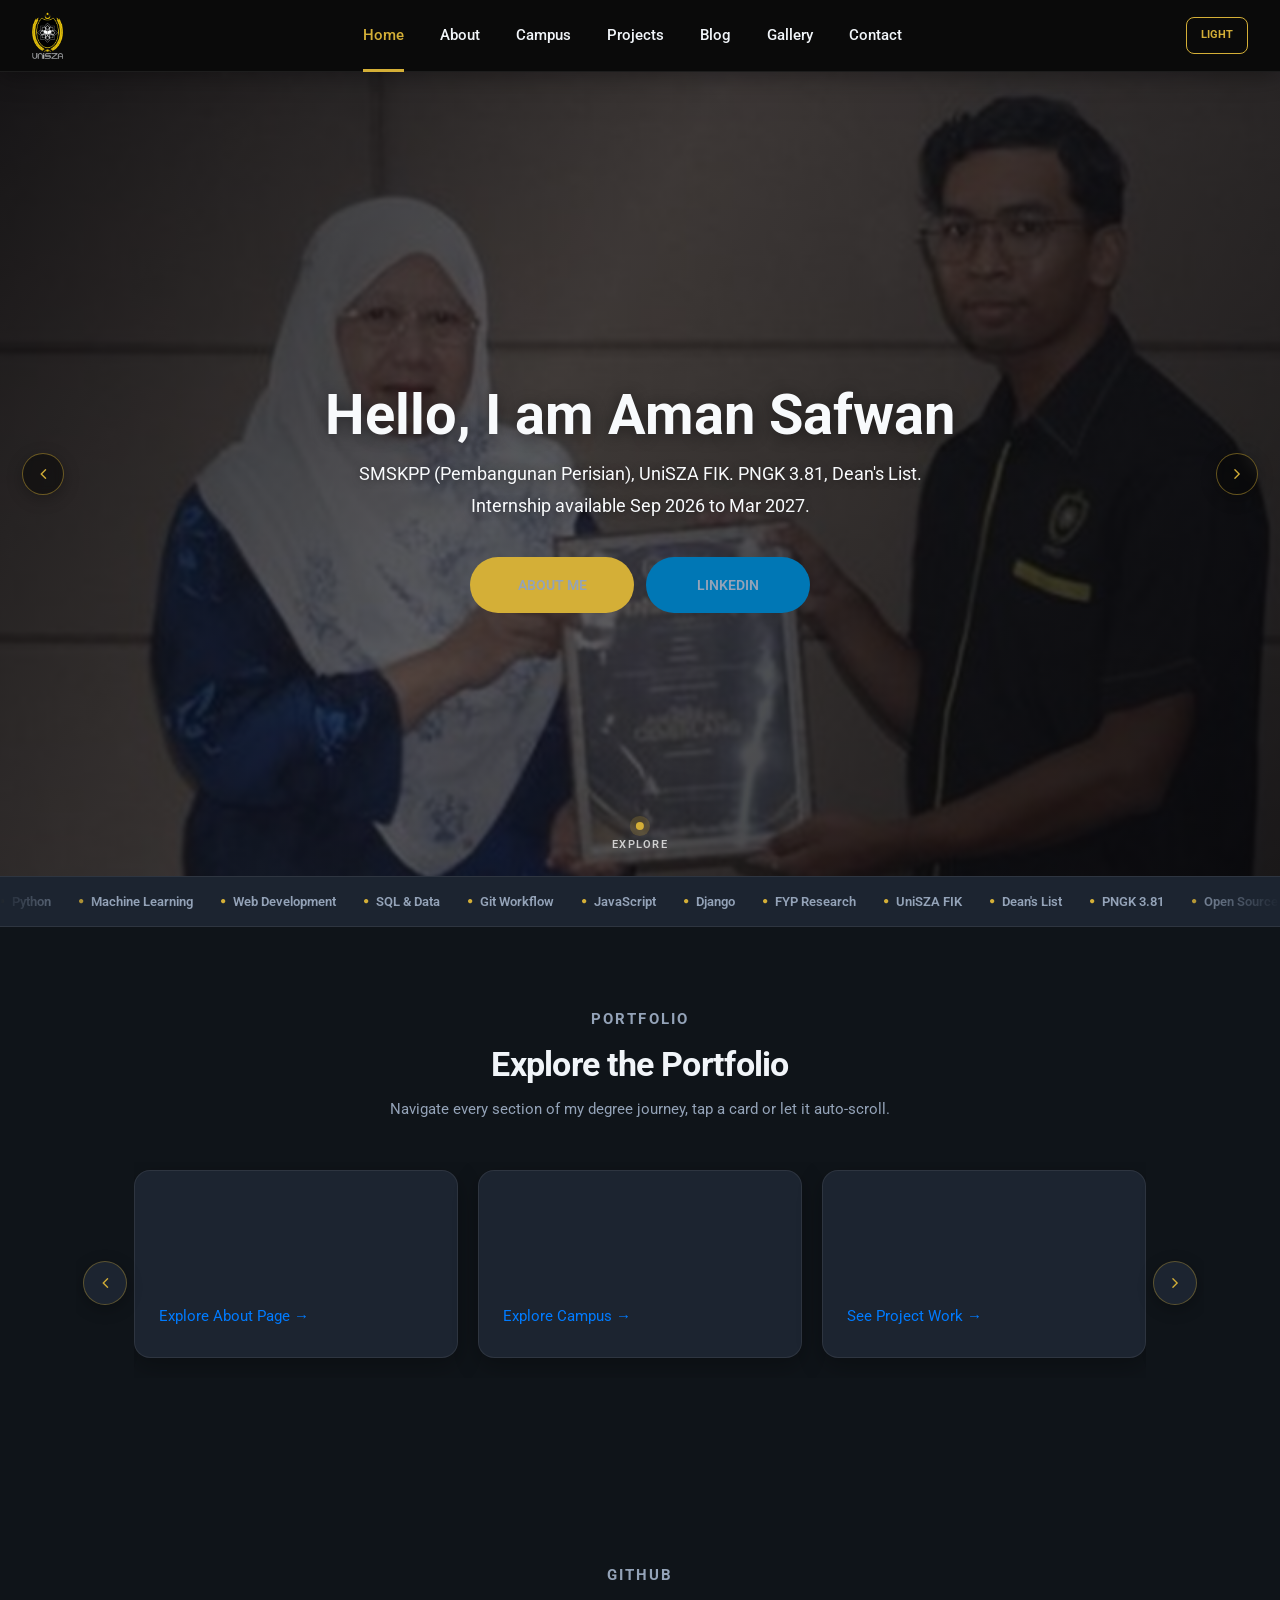
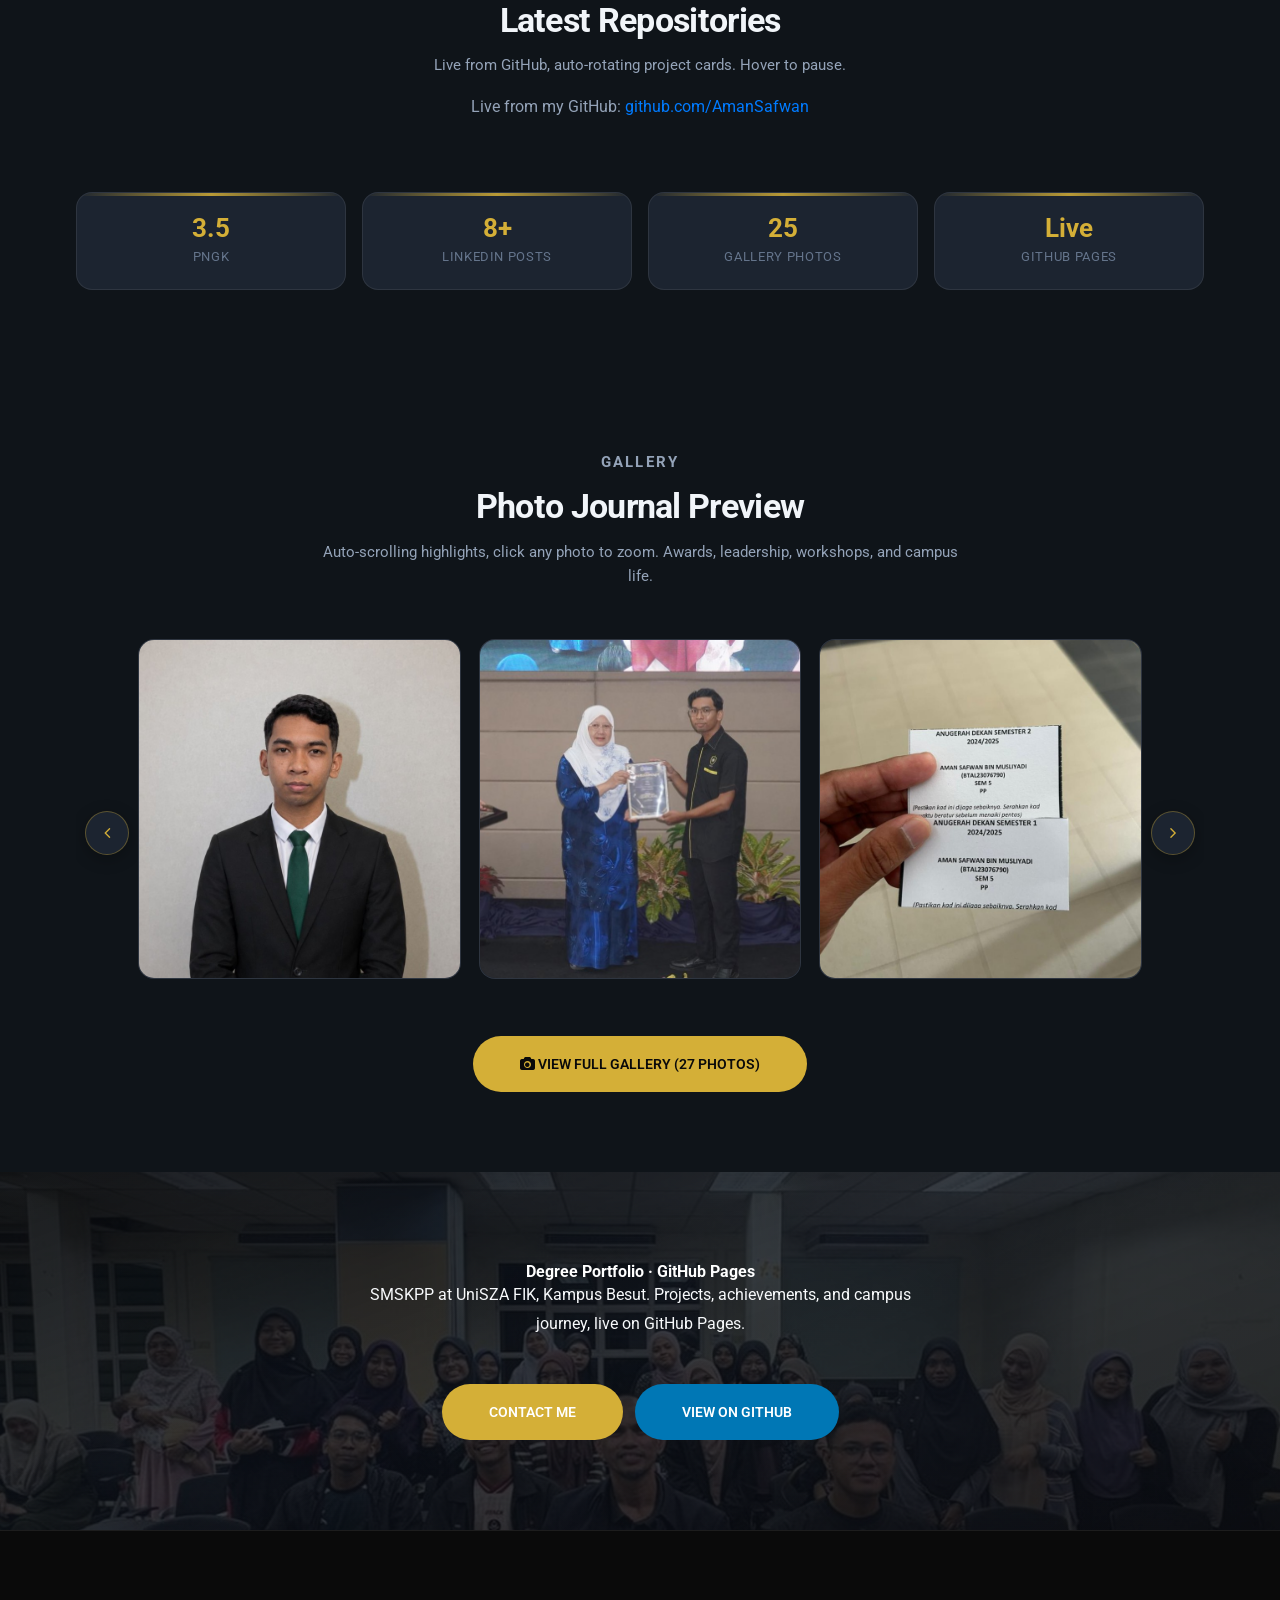
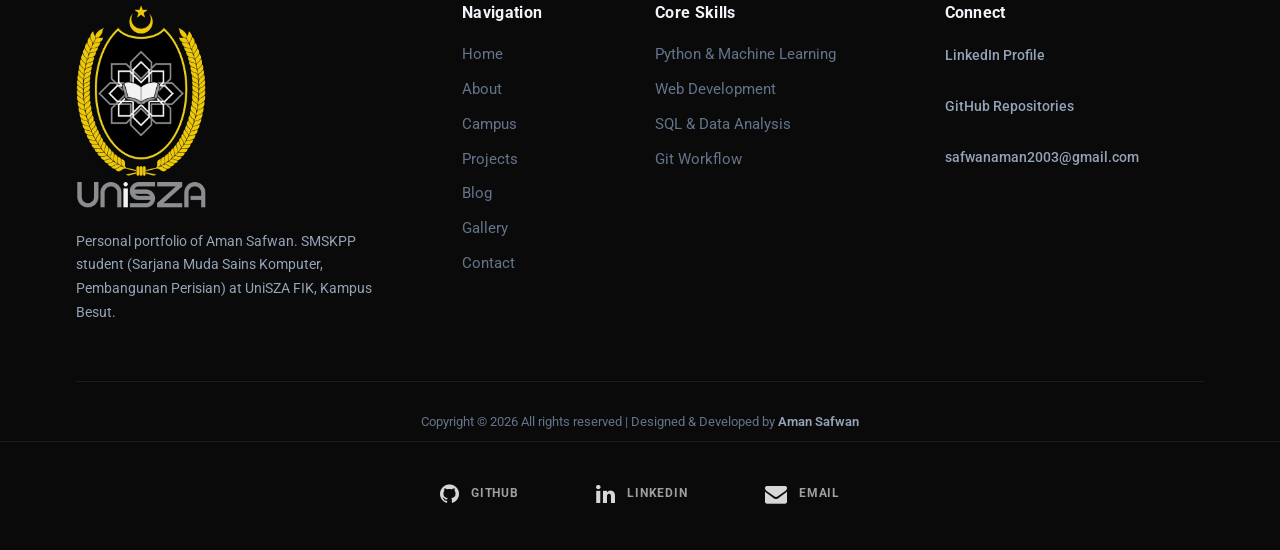
<file: index.html>
﻿<!DOCTYPE html>

<html lang="en">

<head>

  <meta charset="UTF-8">

  <meta name="viewport" content="width=device-width, initial-scale=1.0, viewport-fit=cover">

  <title>Aman Safwan | Home</title>

  <meta name="description" content="CSD 34203 CLO3 GitHub Portfolio. Personal blog and degree portfolio of Aman Safwan, SMSKPP student at UniSZA FIK, Kampus Besut.">

  <link rel="icon" href="assets/img/brand/favicon.ico" sizes="32x32">
  <link rel="icon" href="assets/img/brand/favicon-32x32.png" type="image/png" sizes="32x32">
  <link rel="icon" href="assets/img/brand/favicon-16x16.png" type="image/png" sizes="16x16">
  <link rel="icon" href="assets/img/brand/favicon-48x48.png" type="image/png" sizes="48x48">
  <link rel="apple-touch-icon" href="assets/img/brand/apple-touch-icon.png" sizes="180x180">

  <link href="https://fonts.googleapis.com/css?family=Roboto:300,400,500,700&display=swap" rel="stylesheet">

  <link rel="stylesheet" href="assets/css/bootstrap.min.css">

  <link rel="stylesheet" href="assets/css/font-awesome.min.css">

  <link rel="stylesheet" href="assets/css/magnific-popup.css">

  <link rel="stylesheet" href="assets/css/owl.carousel.min.css">
  <link rel="stylesheet" href="assets/css/slicknav.min.css">

  <link rel="stylesheet" href="assets/css/style.css">

  <link rel="stylesheet" href="assets/css/theme-unisza.css">

  <link rel="stylesheet" href="assets/css/components.css?v=20260605">

</head>

<body>



  <header class="header-section">

    <a href="index.html" class="site-logo"><img src="assets/img/brand/unisza-logo.png" alt="UniSZA, Universiti Sultan Zainal Abidin"></a>

    <ul class="main-menu">

      <li><a href="index.html">Home</a></li>

      <li><a href="about.html">About</a></li>

      <li><a href="campus.html">Campus</a></li>

      <li><a href="projects.html">Projects</a></li>

      <li><a href="blog.html">Blog</a></li>

      <li><a href="gallery.html">Gallery</a></li>

      <li><a href="contact.html">Contact</a></li>

    </ul>

    <div class="header-add"></div>

  </header>



  <section class="hero-section" id="home-hero">
    <div class="hero-slider owl-carousel">
      <div class="hero-item hero-item--banner">
        <div class="hero-item-media">
          <img class="hero-item-cover" src="assets/img/banners/gallery.png" alt="Anugerah Cemerlang ceremony at UniSZA" width="1920" height="520" decoding="async" fetchpriority="high">
        </div>
        <div class="page-hero-shade" aria-hidden="true"></div>
        <div class="container">
          <h2>Hello, I am Aman Safwan</h2>
          <p>SMSKPP (Pembangunan Perisian), UniSZA FIK. PNGK 3.81, Dean's List. Internship available Sep 2026 to Mar 2027.</p>
          <a href="about.html" class="site-btn">About Me</a>
          <a href="https://www.linkedin.com/in/amansafwan" target="_blank" rel="noopener noreferrer" class="site-btn sb-color ml-2">LinkedIn</a>
        </div>
      </div>
      <div class="hero-item hero-item--banner">
        <div class="hero-item-media">
          <img class="hero-item-cover" src="assets/img/banners/campus-banner.png" alt="Road to Excellence 2026 programme at UniSZA auditorium" width="1920" height="520" decoding="async">
        </div>
        <div class="page-hero-shade" aria-hidden="true"></div>
        <div class="container">
          <h2>UniSZA Kampus Besut, FIK</h2>
          <p>SMSKPP at Fakulti Informatik dan Komputeran, Kampus Besut. Labs, projects, and campus life in Terengganu.</p>
          <a href="campus.html" class="site-btn">Explore Campus</a>
          <a href="projects.html" class="site-btn sb-color ml-2">View Projects</a>
        </div>
      </div>
      <div class="hero-item hero-item--banner">
        <div class="hero-item-media">
          <img class="hero-item-cover" src="assets/img/banners/blog.png" alt="Campus event at UniSZA FIK" width="1920" height="520" decoding="async">
        </div>
        <div class="page-hero-shade" aria-hidden="true"></div>
        <div class="container">
          <h2>Build. Ship. Learn.</h2>
          <p>Explore my GitHub repositories, LinkedIn updates, and degree portfolio built for real-world software work.</p>
          <a href="blog.html" class="site-btn">Read Blog</a>
          <a href="https://github.com/AmanSafwan" target="_blank" rel="noopener noreferrer" class="site-btn sb-color ml-2">GitHub</a>
        </div>
      </div>
    </div>

    <a href="#home-portfolio" class="hero-scroll-cue" aria-label="Scroll to explore">

      <span class="hero-scroll-cue-dot"></span>

      <span>Explore</span>

    </a>

  </section>



  <section class="home-ticker-section" aria-hidden="true">

    <div class="home-ticker">

      <div class="home-ticker-track" id="homeTickerTrack"></div>

    </div>

  </section>



  <section class="portfolio-section spad" id="home-portfolio">

    <div class="container">

      <div class="section-heading text-center reveal-on-scroll">

        <p class="section-eyebrow">Portfolio</p>

        <h2>Explore the Portfolio</h2>

        <p>Navigate every section of my degree journey, tap a card or let it auto-scroll.</p>

      </div>

      <div class="carousel-shell">
      <div class="portfolio-slider owl-carousel" id="homePortfolioSlider">

        <article class="portfolio-card portfolio-card--interactive reveal-on-scroll">

          <h3><i class="fa fa-user"></i> About Me</h3>

          <p>PNGK 3.81 · Dean's List · Python, ML, Web Dev. Learn about my FYP, DormCare project, and internship goals.</p>

          <a class="read-more" href="about.html">Explore About Page →</a>

        </article>

        <article class="portfolio-card portfolio-card--interactive reveal-on-scroll">

          <h3><i class="fa fa-university"></i> UniSZA &amp; FIK</h3>

          <p>Kampus Besut study environment. Fakulti Informatik dan Komputeran, labs, library, and 360° virtual campus tour.</p>

          <a class="read-more" href="campus.html">Explore Campus →</a>

        </article>

        <article class="portfolio-card portfolio-card--interactive reveal-on-scroll">

          <h3><i class="fa fa-github"></i> GitHub Projects</h3>

          <p>Live repositories from my GitHub profile. FYP, web apps, and degree assignments with real commit history.</p>

          <a class="read-more" href="projects.html">See Project Work →</a>

        </article>

        <article class="portfolio-card portfolio-card--interactive reveal-on-scroll">

          <h3><i class="fa fa-linkedin"></i> Blog &amp; LinkedIn</h3>

          <p>Degree journey updates, project stories, and professional insights. Connect with me on LinkedIn.</p>

          <a class="read-more" href="blog.html">Read Blog →</a>

        </article>

        <article class="portfolio-card portfolio-card--interactive reveal-on-scroll">

          <h3><i class="fa fa-camera"></i> Photo Gallery</h3>

          <p>27 real photos from UniSZA. Dean's List awards, leadership, workshops, campus life, and events.</p>

          <a class="read-more" href="gallery.html">View Gallery →</a>

        </article>

        <article class="portfolio-card portfolio-card--interactive reveal-on-scroll">

          <h3><i class="fa fa-envelope"></i> Contact</h3>

          <p>Open for internship, collaboration, and software development opportunities. Reach out anytime.</p>

          <a class="read-more" href="contact.html">Get in Touch →</a>

        </article>

      </div>
      </div>

    </div>

  </section>



  <section class="characters-boxes-section" id="home-repos">

    <div class="container">

      <div class="section-heading text-center reveal-on-scroll">

        <p class="section-eyebrow">GitHub</p>

        <h2>Latest Repositories</h2>

        <p>Live from GitHub, auto-rotating project cards. Hover to pause.</p>

      </div>

      <p class="repo-intro reveal-on-scroll">

        Live from my GitHub: <a class="read-more" href="https://github.com/AmanSafwan" target="_blank" rel="noopener noreferrer">github.com/AmanSafwan</a>

      </p>

      <div class="carousel-shell">
        <div id="homeRepoCarousel" class="home-repo-carousel owl-carousel" aria-live="polite">
          <div class="repo-loading"><div class="feed-loading-spinner"></div><p>Loading from GitHub…</p></div>
        </div>
      </div>

      <div class="home-stats-strip reveal-on-scroll" id="homeStatsStrip">

        <div class="home-stat-item home-stat-item--animated"><strong class="home-stat-num" data-count="3.81" data-decimal="1">0</strong><span>PNGK</span></div>

        <div class="home-stat-item home-stat-item--animated"><strong class="home-stat-num" data-count="9" data-suffix="+">0</strong><span>LinkedIn Posts</span></div>

        <div class="home-stat-item home-stat-item--animated"><strong class="home-stat-num" data-count="27">0</strong><span>Gallery Photos</span></div>

        <div class="home-stat-item home-stat-item--pulse"><strong>Live</strong><span>GitHub Pages</span></div>

      </div>

    </div>

  </section>



  <section class="home-gallery-preview spad" id="home-gallery">

    <div class="container">

      <div class="section-heading text-center reveal-on-scroll">

        <p class="section-eyebrow">Gallery</p>

        <h2>Photo Journal Preview</h2>

        <p>Auto-scrolling highlights, click any photo to zoom. Awards, leadership, workshops, and campus life.</p>

      </div>

      <div class="carousel-shell home-gallery-carousel-wrap reveal-on-scroll">
        <div class="home-gallery-carousel owl-carousel" id="homeGalleryCarousel">
          <a href="assets/img/gallery/raw-38.png" class="home-gallery-thumb image-popup" data-caption="Professional headshot, open for internship Sep 2026."><img src="assets/img/gallery/raw-38.png" alt="Professional headshot"></a>
          <a href="assets/img/gallery/raw-32.png" class="home-gallery-thumb image-popup" data-caption="Anugerah Cemerlang excellence award at UniSZA."><img src="assets/img/gallery/raw-32.png" alt="Anugerah Cemerlang award"></a>
          <a href="assets/img/gallery/raw-16.png" class="home-gallery-thumb image-popup" data-caption="Dean's List, Semester 1 &amp; 2, 2024/2025."><img src="assets/img/gallery/raw-16.png" alt="Dean's List awards"></a>
          <a href="assets/img/gallery/raw-25.png" class="home-gallery-thumb image-popup" data-caption="UniSZA FIK campus portrait."><img src="assets/img/gallery/raw-25.png" alt="Campus portrait"></a>
          <a href="assets/img/gallery/raw-27.png" class="home-gallery-thumb image-popup" data-caption="Collaborative coding and mobile app development."><img src="assets/img/gallery/raw-27.png" alt="Project development session"></a>
          <a href="assets/img/gallery/raw-29.png" class="home-gallery-thumb image-popup" data-caption="Majlis Tertinggi 25/26 leadership ceremony."><img src="assets/img/gallery/raw-29.png" alt="Leadership activity"></a>
        </div>
      </div>

      <div class="text-center reveal-on-scroll">

        <a href="gallery.html" class="site-btn"><i class="fa fa-camera"></i> View Full Gallery (27 Photos)</a>

      </div>

    </div>

  </section>



  <section class="banner-section banner-section--banner home-cta-banner" id="home-cta">

    <div class="banner-section-media" aria-hidden="true">

      <img class="banner-section-cover" src="assets/img/banners/about.png" alt="Software Development class group photo at UniSZA FIK" width="1920" height="520" loading="lazy">

    </div>

    <div class="container">

      <div class="banner-text text-white">

        <h6>Degree Portfolio · GitHub Pages</h6>

        <p>SMSKPP at UniSZA FIK, Kampus Besut. Projects, achievements, and campus journey, live on GitHub Pages.</p>

        <a href="contact.html" class="site-btn">Contact Me</a>

        <a href="https://github.com/AmanSafwan/portfolio-aman" target="_blank" rel="noopener noreferrer" class="site-btn sb-color ml-2">View on GitHub</a>

      </div>

    </div>

  </section>



  <footer class="footer-section">

    <div class="container">

      <div class="row">

        <div class="col-lg-4 col-md-6">

          <div class="footer-widget">

            <div class="about-widget">

              <img src="assets/img/brand/unisza-logo.png" alt="UniSZA logo">

              <p>Personal portfolio of Aman Safwan. SMSKPP student (Sarjana Muda Sains Komputer, Pembangunan Perisian) at UniSZA FIK, Kampus Besut.</p>

            </div>

          </div>

        </div>

        <div class="col-lg-2 col-md-6 col-sm-6">

          <div class="footer-widget">

            <h2 class="fw-title">Navigation</h2>

            <ul>

              <li><a href="index.html">Home</a></li>

              <li><a href="about.html">About</a></li>

              <li><a href="campus.html">Campus</a></li>

              <li><a href="projects.html">Projects</a></li>

              <li><a href="blog.html">Blog</a></li>

              <li><a href="gallery.html">Gallery</a></li>

              <li><a href="contact.html">Contact</a></li>

            </ul>

          </div>

        </div>

        <div class="col-lg-3 col-md-6 col-sm-6">

          <div class="footer-widget">

            <h2 class="fw-title">Core Skills</h2>

            <ul>

              <li><a href="#">Python &amp; Machine Learning</a></li>

              <li><a href="#">Web Development</a></li>

              <li><a href="#">SQL &amp; Data Analysis</a></li>

              <li><a href="#">Git Workflow</a></li>

            </ul>

          </div>

        </div>

        <div class="col-lg-3 col-md-6">

          <div class="footer-widget fw-latest-post">

            <h2 class="fw-title">Connect</h2>

            <div class="latest-news-widget">

              <div class="ln-item"><div class="ln-text"><h6><a href="https://www.linkedin.com/in/amansafwan" target="_blank" rel="noopener noreferrer">LinkedIn Profile</a></h6></div></div>

              <div class="ln-item"><div class="ln-text"><h6><a href="https://github.com/AmanSafwan" target="_blank" rel="noopener noreferrer">GitHub Repositories</a></h6></div></div>

              <div class="ln-item"><div class="ln-text"><h6><a href="mailto:safwanaman2003@gmail.com">safwanaman2003@gmail.com</a></h6></div></div>

            </div>

          </div>

        </div>

      </div>

      <div class="copyright text-center mt-4">

        <p>Copyright &copy; <span id="year"></span> All rights reserved | Designed & Developed by <strong>Aman Safwan</strong></p>

      </div>

    </div>

    <div class="social-links-warp">

      <div class="container">

        <div class="social-links">

          <a href="https://github.com/AmanSafwan" target="_blank" rel="noopener noreferrer"><i class="fa fa-github"></i><span>github</span></a>

          <a href="https://www.linkedin.com/in/amansafwan" target="_blank" rel="noopener noreferrer"><i class="fa fa-linkedin"></i><span>linkedin</span></a>

          <a href="mailto:safwanaman2003@gmail.com"><i class="fa fa-envelope"></i><span>email</span></a>

        </div>

      </div>

    </div>

  </footer>



  <script src="assets/js/jquery-3.2.1.min.js"></script>

  <script src="assets/js/bootstrap.min.js"></script>

  <script src="assets/js/jquery.slicknav.js"></script>

  <script src="assets/js/owl.carousel.min.js"></script>

  <script src="assets/js/jquery.magnific-popup.min.js"></script>

  <script src="assets/js/main.js?v=20260605"></script>

  <script src="assets/js/home-interactions.js"></script>

</body>

</html>
</file>
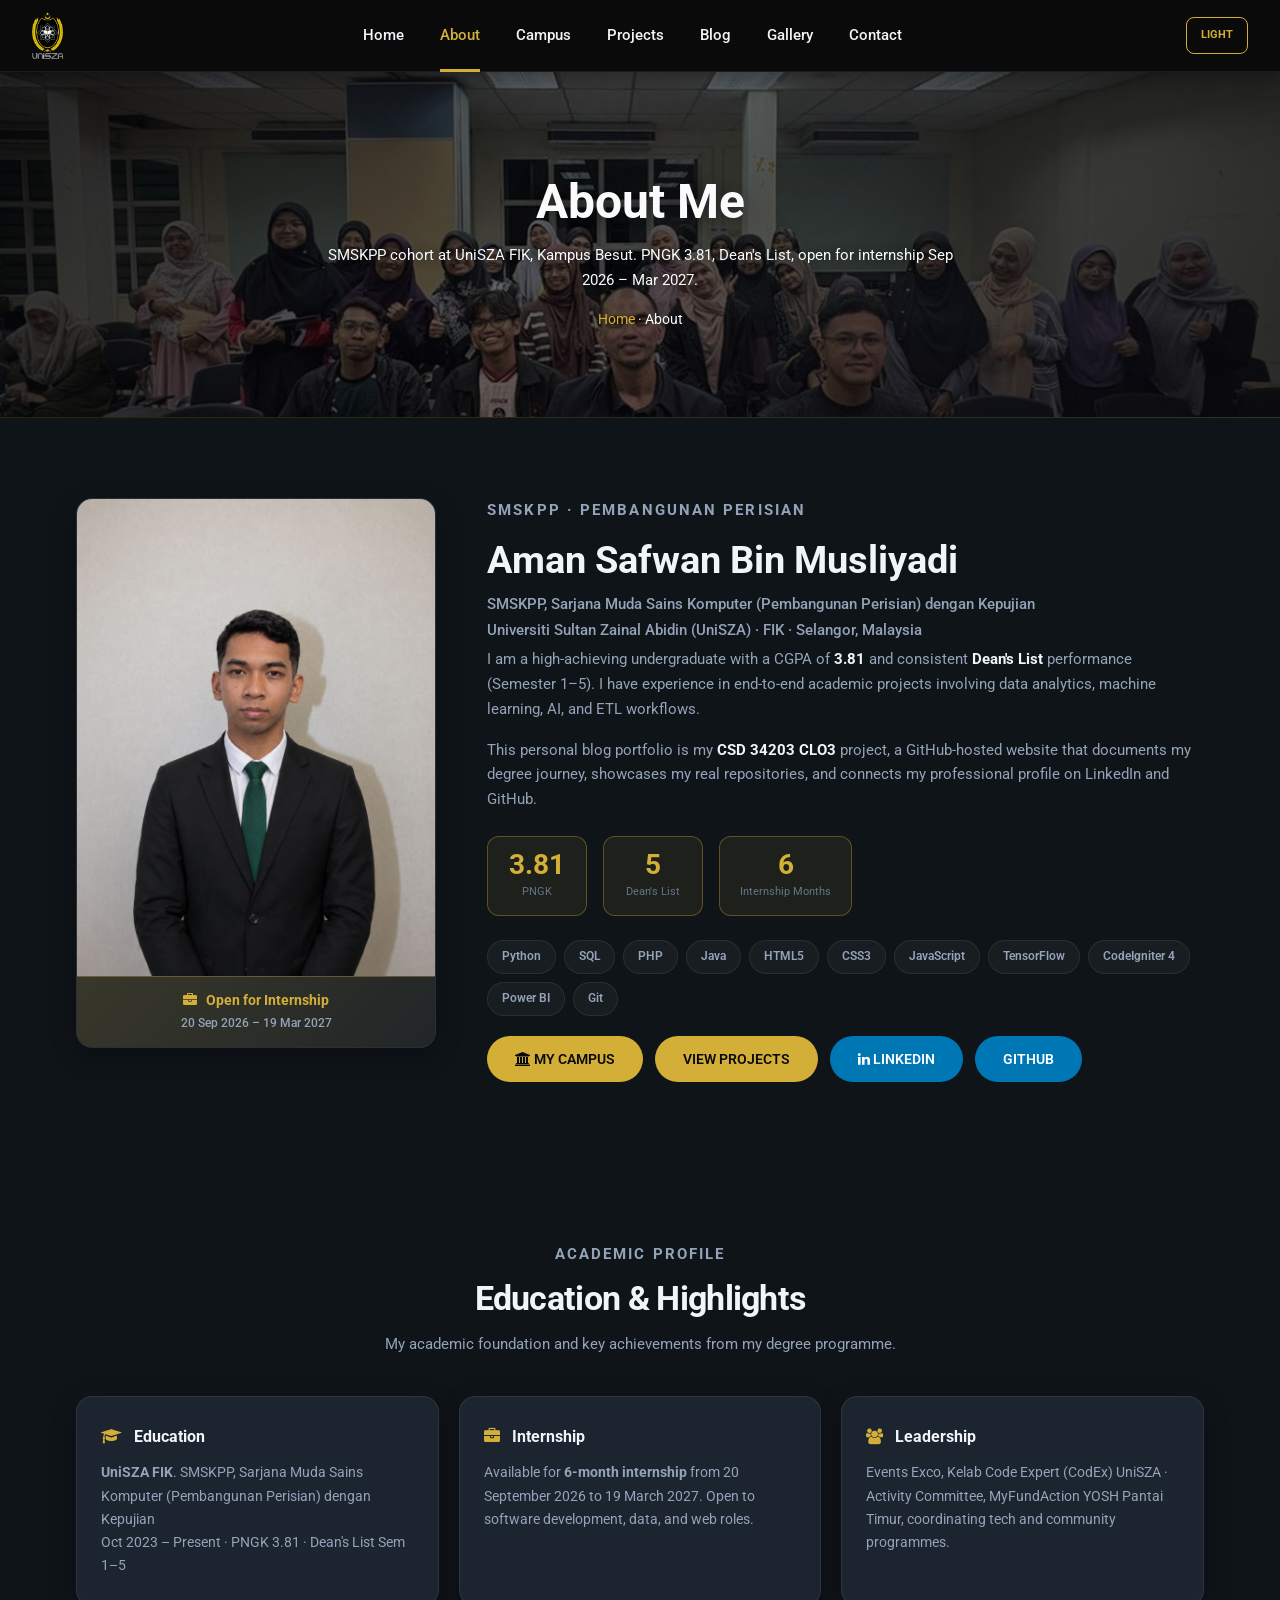
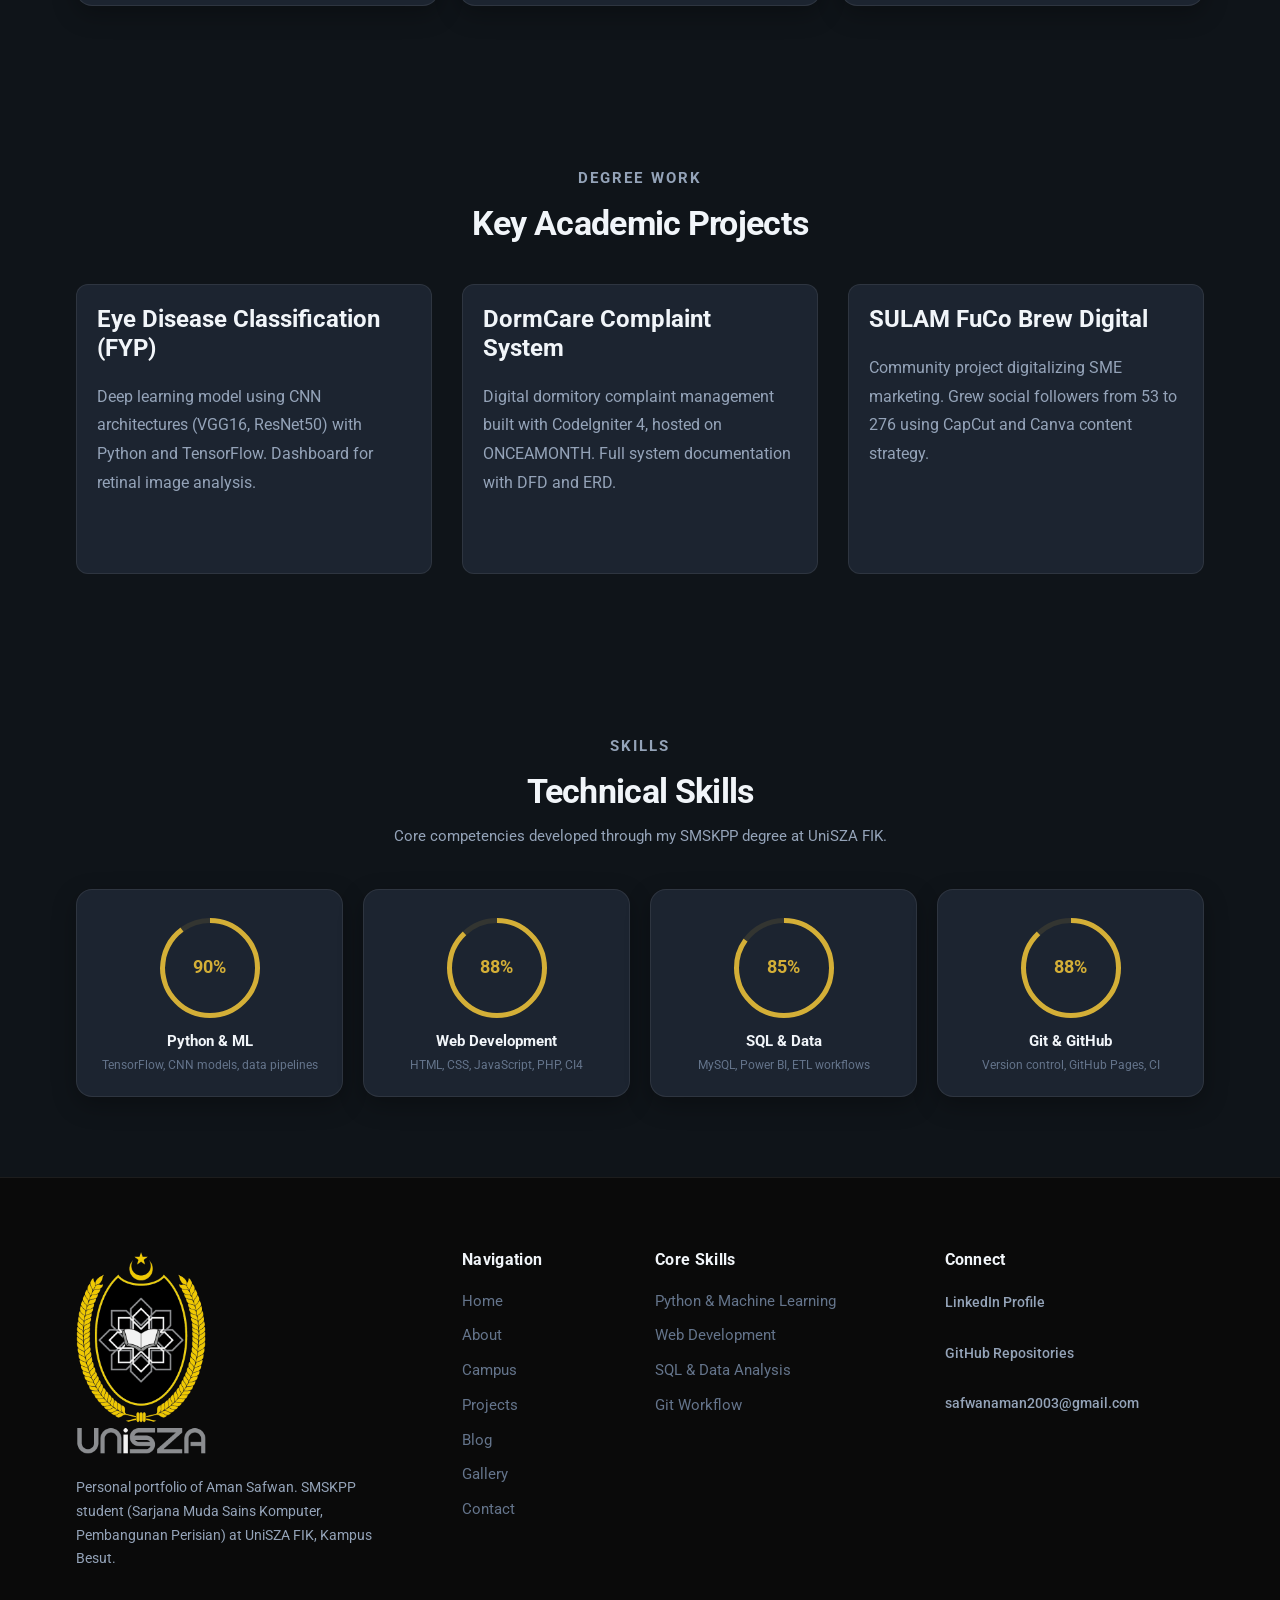
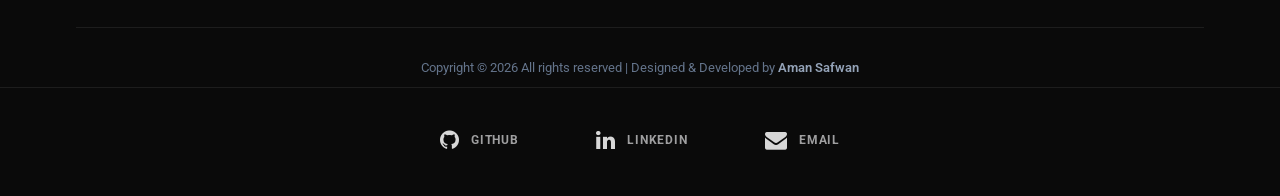
<file: about.html>
﻿<!DOCTYPE html>
<html lang="en">
<head>
  <meta charset="UTF-8">
  <meta name="viewport" content="width=device-width, initial-scale=1.0, viewport-fit=cover">
  <title>Aman Safwan | About</title>
  <meta name="description" content="About Aman Safwan Bin Musliyadi. SMSKPP student at UniSZA FIK, Kampus Besut. PNGK 3.81, Dean's List.">
  <link rel="icon" href="assets/img/brand/favicon.ico" sizes="32x32">
  <link rel="icon" href="assets/img/brand/favicon-32x32.png" type="image/png" sizes="32x32">
  <link rel="icon" href="assets/img/brand/favicon-16x16.png" type="image/png" sizes="16x16">
  <link rel="icon" href="assets/img/brand/favicon-48x48.png" type="image/png" sizes="48x48">
  <link rel="apple-touch-icon" href="assets/img/brand/apple-touch-icon.png" sizes="180x180">
  <link href="https://fonts.googleapis.com/css?family=Roboto:300,400,500,700&display=swap" rel="stylesheet">
  <link rel="stylesheet" href="assets/css/bootstrap.min.css">
  <link rel="stylesheet" href="assets/css/font-awesome.min.css">
  <link rel="stylesheet" href="assets/css/magnific-popup.css">
  <link rel="stylesheet" href="assets/css/owl.carousel.min.css">
  <link rel="stylesheet" href="assets/css/slicknav.min.css">
  <link rel="stylesheet" href="assets/css/style.css">
  <link rel="stylesheet" href="assets/css/theme-unisza.css">
  <link rel="stylesheet" href="assets/css/components.css?v=20260605">
</head>
<body>
  <header class="header-section">
    <a href="index.html" class="site-logo"><img src="assets/img/brand/unisza-logo.png" alt="UniSZA, Universiti Sultan Zainal Abidin"></a>
    <ul class="main-menu">
      <li><a href="index.html">Home</a></li>
      <li><a href="about.html">About</a></li>
      <li><a href="campus.html">Campus</a></li>
      <li><a href="projects.html">Projects</a></li>
      <li><a href="blog.html">Blog</a></li>
      <li><a href="gallery.html">Gallery</a></li>
      <li><a href="contact.html">Contact</a></li>
    </ul>
    <div class="header-add"></div>
  </header>

  <section class="page-hero page-hero--photo page-hero--banner">
    <div class="page-hero-media">
      <img class="page-hero-cover" src="assets/img/banners/about.png" alt="Software Development class group photo at UniSZA FIK" width="1920" height="520" decoding="async" fetchpriority="high">
    </div>
    <div class="page-hero-shade" aria-hidden="true"></div>
    <div class="container">
      <h2>About Me</h2>
      <p>SMSKPP cohort at UniSZA FIK, Kampus Besut. PNGK 3.81, Dean's List, open for internship Sep 2026 – Mar 2027.</p>
      <div class="breadcrumb-bar"><a href="index.html">Home</a> · About</div>
    </div>
  </section>

  <section class="about-bio-section spad">
    <div class="container">
      <div class="about-bio-grid reveal-on-scroll">
        <div class="about-bio-visual">
          <div class="about-bio-photo-wrap">
            <img src="assets/img/gallery/raw-38.png" alt="Aman Safwan Bin Musliyadi, professional headshot headshot" class="about-bio-photo">
          </div>
          <div class="about-bio-badge">
            <i class="fa fa-briefcase"></i> Open for Internship
            <small>20 Sep 2026 – 19 Mar 2027</small>
          </div>
        </div>
        <div class="about-bio-content character-info">
          <p class="section-eyebrow">SMSKPP · Pembangunan Perisian</p>
          <h2>Aman Safwan Bin Musliyadi</h2>
          <h5>SMSKPP, Sarjana Muda Sains Komputer (Pembangunan Perisian) dengan Kepujian</h5>
          <h5>Universiti Sultan Zainal Abidin (UniSZA) · FIK · Selangor, Malaysia</h5>
          <p>
            I am a high-achieving undergraduate with a CGPA of <strong>3.81</strong> and consistent <strong>Dean's List</strong> performance (Semester 1–5).
            I have experience in end-to-end academic projects involving data analytics, machine learning, AI, and ETL workflows.
          </p>
          <p>
            This personal blog portfolio is my <strong>CSD 34203 CLO3</strong> project, a GitHub-hosted website that documents my degree journey,
            showcases my real repositories, and connects my professional profile on LinkedIn and GitHub.
          </p>
          <div class="profile-stats">
            <div class="stat-box"><span class="stat-num-static">3.81</span><span class="stat-label">PNGK</span></div>
            <div class="stat-box"><span class="stat-num" data-count="5">0</span><span class="stat-label">Dean's List</span></div>
            <div class="stat-box"><span class="stat-num" data-count="6">0</span><span class="stat-label">Internship Months</span></div>
          </div>
          <div class="skill-tags">
            <span>Python</span><span>SQL</span><span>PHP</span><span>Java</span>
            <span>HTML5</span><span>CSS3</span><span>JavaScript</span><span>TensorFlow</span>
            <span>CodeIgniter 4</span><span>Power BI</span><span>Git</span>
          </div>
          <div class="about-actions">
            <a href="campus.html" class="site-btn"><i class="fa fa-university"></i> My Campus</a>
            <a href="projects.html" class="site-btn">View Projects</a>
            <a href="https://www.linkedin.com/in/amansafwan/" target="_blank" rel="noopener noreferrer" class="site-btn linkedin-btn"><i class="fa fa-linkedin"></i> LinkedIn</a>
            <a href="https://github.com/AmanSafwan" target="_blank" rel="noopener noreferrer" class="site-btn sb-color">GitHub</a>
          </div>
        </div>
      </div>
    </div>
  </section>

  <section class="portfolio-section spad">
    <div class="container">
      <div class="section-heading text-center reveal-on-scroll">
        <p class="section-eyebrow">Academic Profile</p>
        <h2>Education & Highlights</h2>
        <p>My academic foundation and key achievements from my degree programme.</p>
      </div>
      <div class="portfolio-grid">
        <article class="portfolio-card reveal-on-scroll">
          <h3><i class="fa fa-graduation-cap"></i> Education</h3>
          <p><strong>UniSZA FIK</strong>. SMSKPP, Sarjana Muda Sains Komputer (Pembangunan Perisian) dengan Kepujian<br>Oct 2023 – Present · PNGK 3.81 · Dean's List Sem 1–5</p>
        </article>
        <article class="portfolio-card reveal-on-scroll">
          <h3><i class="fa fa-briefcase"></i> Internship</h3>
          <p>Available for <strong>6-month internship</strong> from 20 September 2026 to 19 March 2027. Open to software development, data, and web roles.</p>
        </article>
        <article class="portfolio-card reveal-on-scroll">
          <h3><i class="fa fa-users"></i> Leadership</h3>
          <p>Events Exco, Kelab Code Expert (CodEx) UniSZA · Activity Committee, MyFundAction YOSH Pantai Timur, coordinating tech and community programmes.</p>
        </article>
      </div>
    </div>
  </section>

  <section class="characters-boxes-section">
    <div class="container">
      <div class="section-heading text-center reveal-on-scroll"><p class="section-eyebrow">Degree Work</p><h2>Key Academic Projects</h2></div>
      <div class="row">
        <div class="col-lg-4 col-sm-6">
          <article class="characters-box reveal-on-scroll">
            <h4>Eye Disease Classification (FYP)</h4>
            <p>Deep learning model using CNN architectures (VGG16, ResNet50) with Python and TensorFlow. Dashboard for retinal image analysis.</p>
          </article>
        </div>
        <div class="col-lg-4 col-sm-6">
          <article class="characters-box reveal-on-scroll">
            <h4>DormCare Complaint System</h4>
            <p>Digital dormitory complaint management built with CodeIgniter 4, hosted on ONCEAMONTH. Full system documentation with DFD and ERD.</p>
          </article>
        </div>
        <div class="col-lg-4 col-sm-6">
          <article class="characters-box reveal-on-scroll">
            <h4>SULAM FuCo Brew Digital</h4>
            <p>Community project digitalizing SME marketing. Grew social followers from 53 to 276 using CapCut and Canva content strategy.</p>
          </article>
        </div>
      </div>
    </div>
  </section>

  <section class="skills-section spad">
    <div class="container">
      <div class="section-heading text-center reveal-on-scroll">
        <p class="section-eyebrow">Skills</p>
        <h2>Technical Skills</h2>
        <p>Core competencies developed through my SMSKPP degree at UniSZA FIK.</p>
      </div>
      <div class="skills-rings-grid reveal-on-scroll">
        <div class="skill-ring-card">
          <div class="circle-progress skill-ring" data-cpid="id-1" data-cpvalue="90" data-cpcolor="#d4af37"></div>
          <h4>Python &amp; ML</h4>
          <p>TensorFlow, CNN models, data pipelines</p>
        </div>
        <div class="skill-ring-card">
          <div class="circle-progress skill-ring" data-cpid="id-2" data-cpvalue="88" data-cpcolor="#d4af37"></div>
          <h4>Web Development</h4>
          <p>HTML, CSS, JavaScript, PHP, CI4</p>
        </div>
        <div class="skill-ring-card">
          <div class="circle-progress skill-ring" data-cpid="id-3" data-cpvalue="85" data-cpcolor="#d4af37"></div>
          <h4>SQL &amp; Data</h4>
          <p>MySQL, Power BI, ETL workflows</p>
        </div>
        <div class="skill-ring-card">
          <div class="circle-progress skill-ring" data-cpid="id-4" data-cpvalue="88" data-cpcolor="#d4af37"></div>
          <h4>Git &amp; GitHub</h4>
          <p>Version control, GitHub Pages, CI</p>
        </div>
      </div>
    </div>
  </section>

  <footer class="footer-section">
    <div class="container">
      <div class="row">
        <div class="col-lg-4 col-md-6"><div class="footer-widget"><div class="about-widget"><img src="assets/img/brand/unisza-logo.png" alt="UniSZA logo"><p>Personal portfolio of Aman Safwan. SMSKPP student (Sarjana Muda Sains Komputer, Pembangunan Perisian) at UniSZA FIK, Kampus Besut.</p></div></div></div>
        <div class="col-lg-2 col-md-6 col-sm-6"><div class="footer-widget"><h2 class="fw-title">Navigation</h2><ul><li><a href="index.html">Home</a></li><li><a href="about.html">About</a></li><li><a href="campus.html">Campus</a></li><li><a href="projects.html">Projects</a></li><li><a href="blog.html">Blog</a></li><li><a href="gallery.html">Gallery</a></li><li><a href="contact.html">Contact</a></li></ul></div></div>
        <div class="col-lg-3 col-md-6 col-sm-6"><div class="footer-widget"><h2 class="fw-title">Core Skills</h2><ul><li><a href="#">Python & Machine Learning</a></li><li><a href="#">Web Development</a></li><li><a href="#">SQL & Data Analysis</a></li><li><a href="#">Git Workflow</a></li></ul></div></div>
        <div class="col-lg-3 col-md-6"><div class="footer-widget fw-latest-post"><h2 class="fw-title">Connect</h2><div class="latest-news-widget"><div class="ln-item"><div class="ln-text"><h6><a href="https://www.linkedin.com/in/amansafwan" target="_blank" rel="noopener noreferrer">LinkedIn Profile</a></h6></div></div><div class="ln-item"><div class="ln-text"><h6><a href="https://github.com/AmanSafwan" target="_blank" rel="noopener noreferrer">GitHub Repositories</a></h6></div></div><div class="ln-item"><div class="ln-text"><h6><a href="mailto:safwanaman2003@gmail.com">safwanaman2003@gmail.com</a></h6></div></div></div></div></div>
      </div>
      <div class="copyright text-center mt-4"><p>Copyright &copy; <span id="year"></span> All rights reserved | Designed & Developed by <strong>Aman Safwan</strong></p></div>
    </div>
    <div class="social-links-warp"><div class="container"><div class="social-links"><a href="https://github.com/AmanSafwan" target="_blank" rel="noopener noreferrer"><i class="fa fa-github"></i><span>github</span></a><a href="https://www.linkedin.com/in/amansafwan" target="_blank" rel="noopener noreferrer"><i class="fa fa-linkedin"></i><span>linkedin</span></a><a href="mailto:safwanaman2003@gmail.com"><i class="fa fa-envelope"></i><span>email</span></a></div></div></div>
  </footer>

  <script src="assets/js/jquery-3.2.1.min.js"></script>
  <script src="assets/js/bootstrap.min.js"></script>
  <script src="assets/js/jquery.slicknav.js"></script>
  <script src="assets/js/owl.carousel.min.js"></script>
  <script src="assets/js/circle-progress.min.js"></script>
  <script src="assets/js/jquery.magnific-popup.min.js"></script>
  <script src="assets/js/main.js?v=20260605"></script>
</body>
</html>
</file>
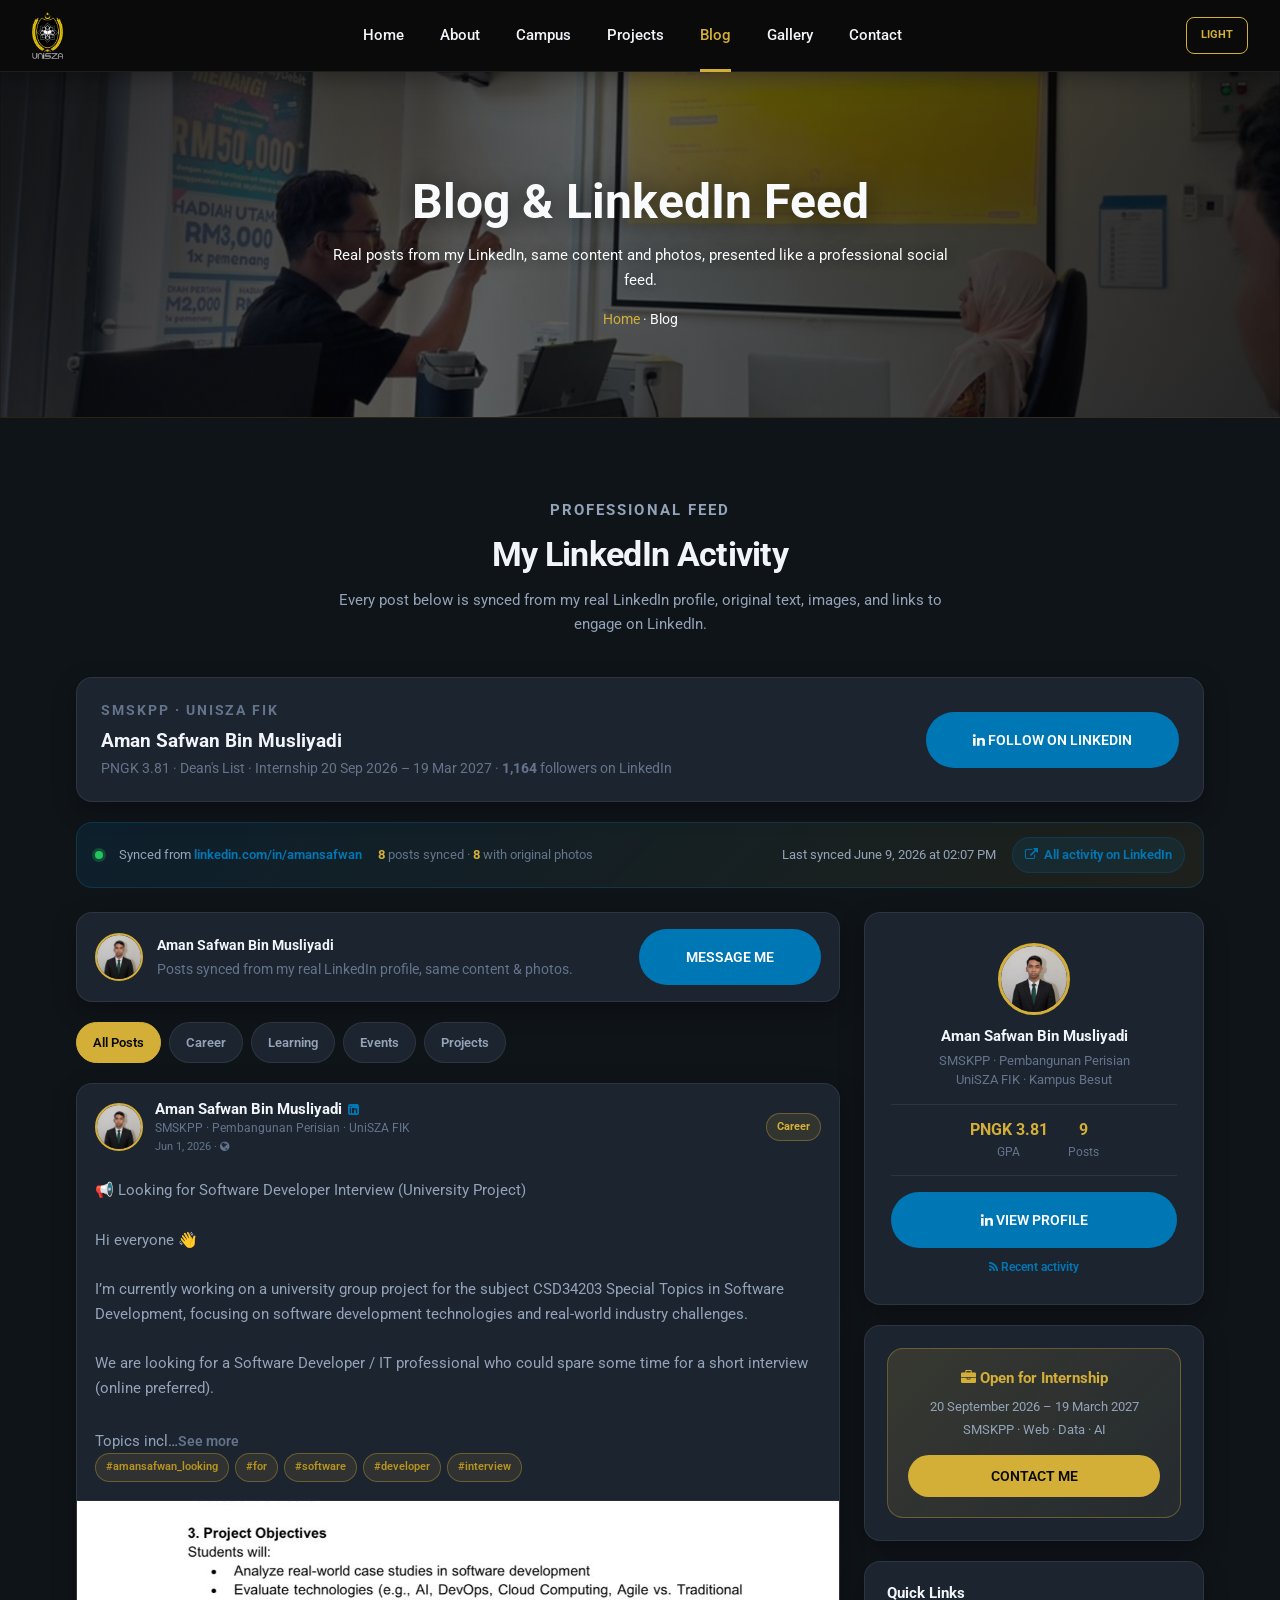
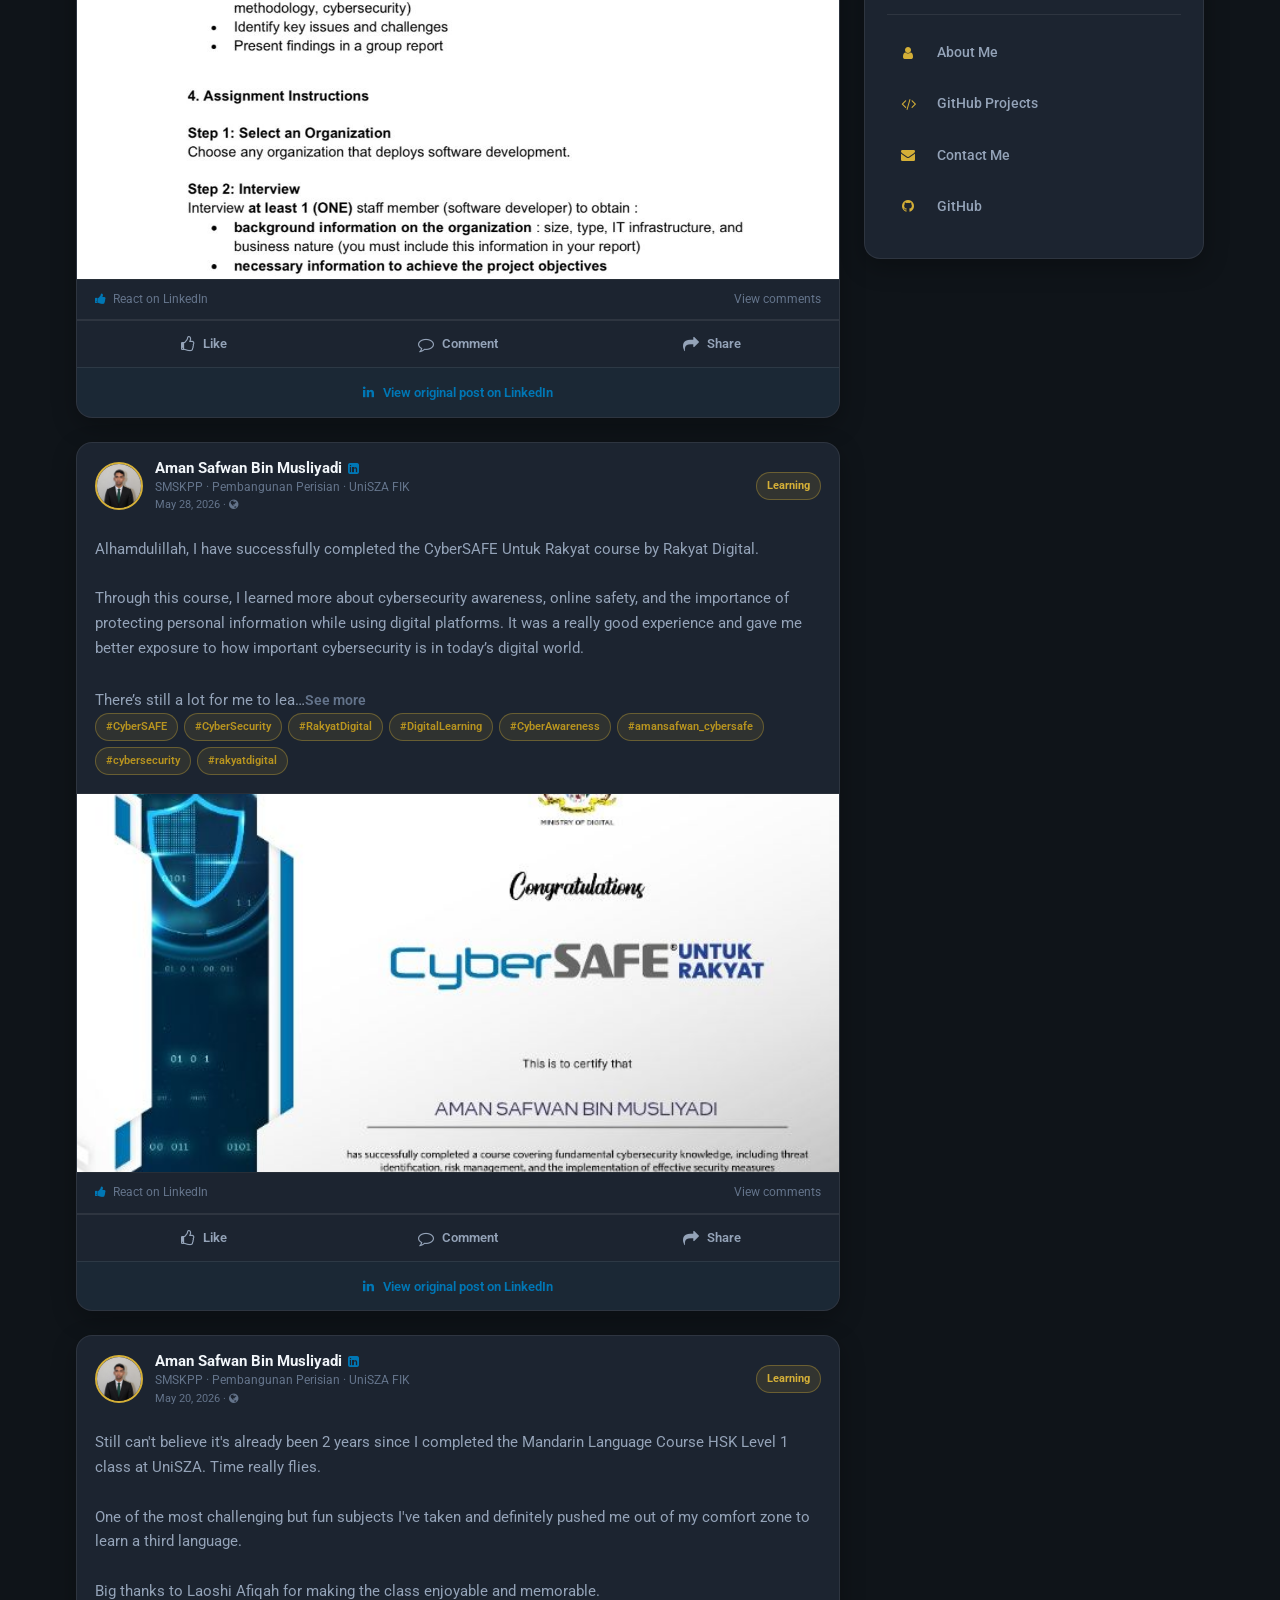
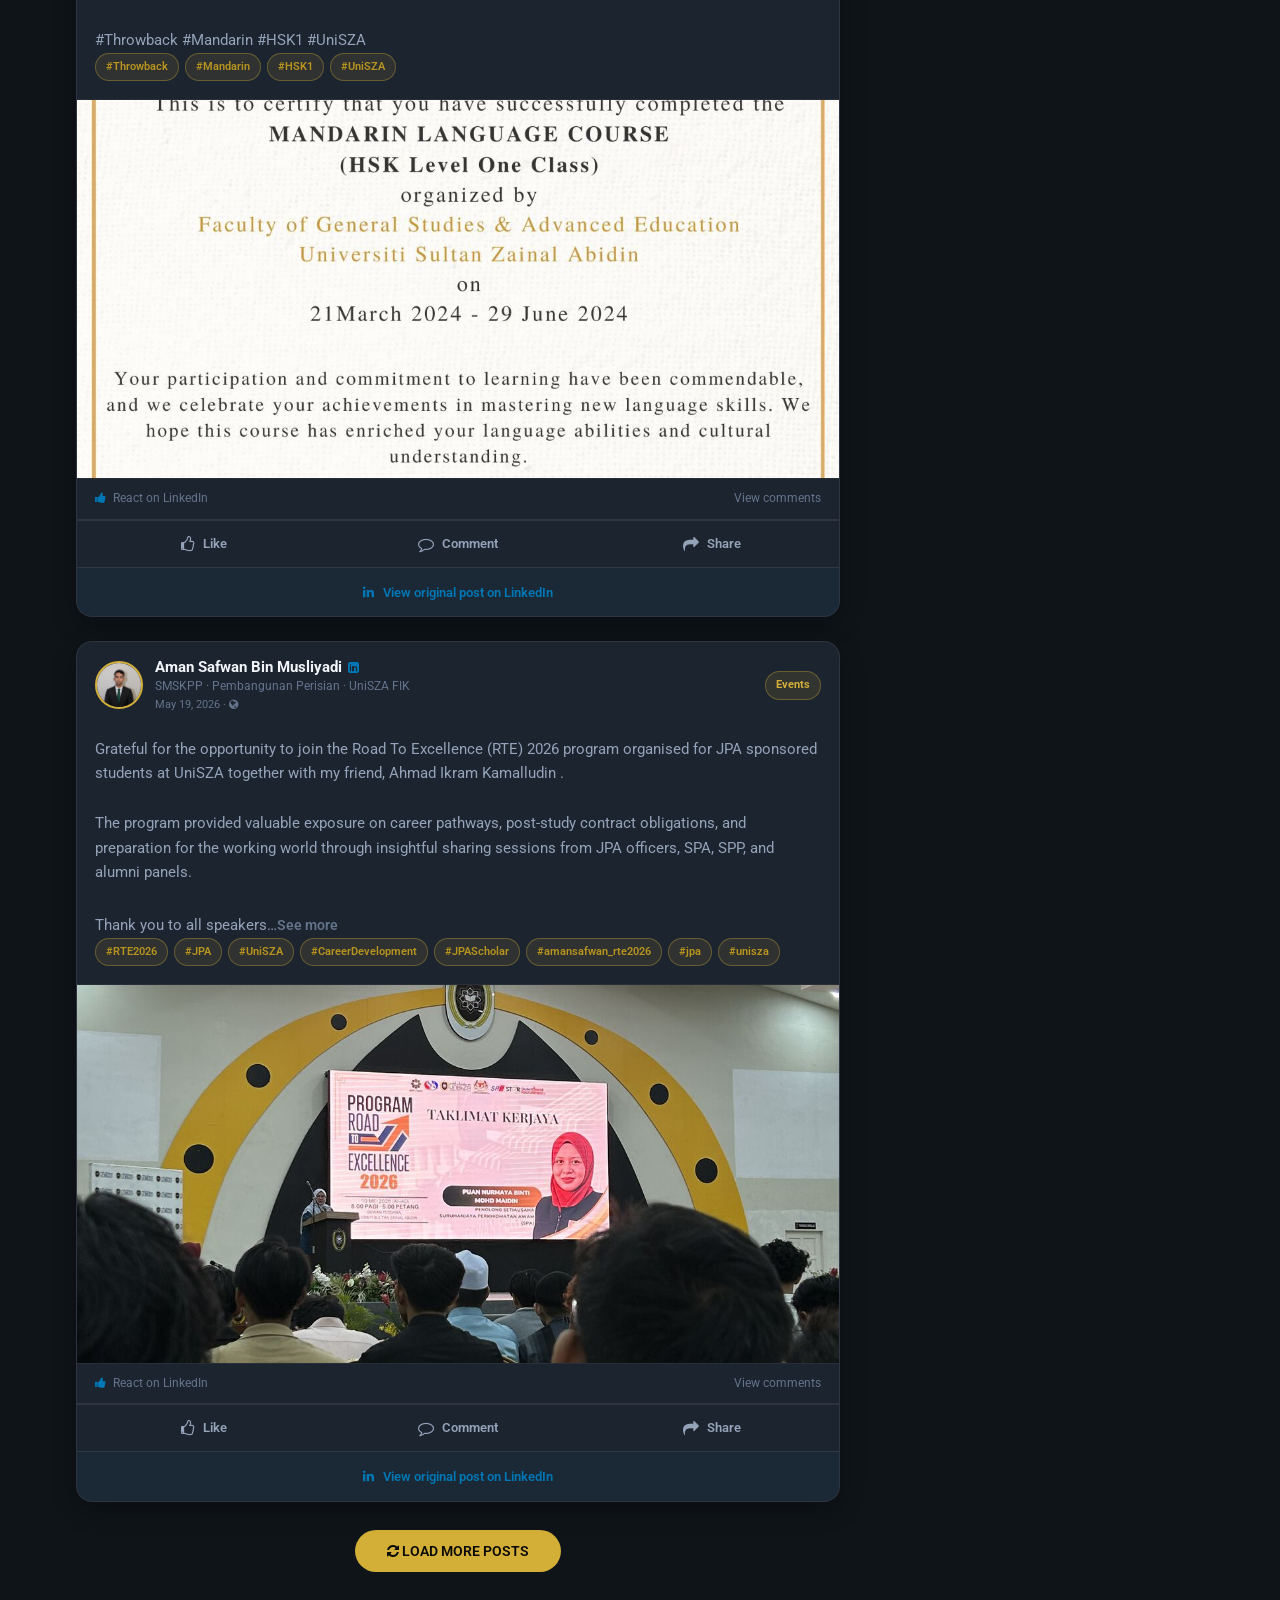
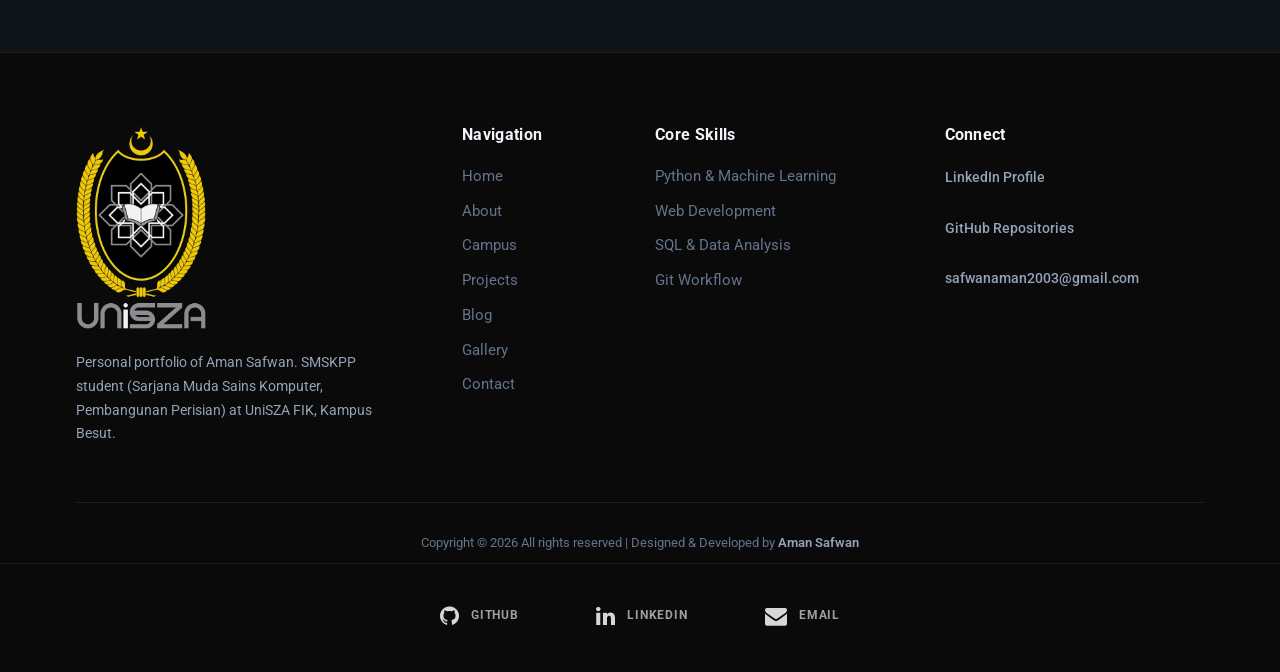
<file: blog.html>
﻿<!DOCTYPE html>
<html lang="en">
<head>
  <meta charset="UTF-8">
  <meta name="viewport" content="width=device-width, initial-scale=1.0, viewport-fit=cover">
  <title>Aman Safwan | Blog</title>
  <meta name="description" content="Blog and professional updates by Aman Safwan, real LinkedIn posts synced with original photos, degree journey, and project insights.">
  <link rel="icon" href="assets/img/brand/favicon.ico" sizes="32x32">
  <link rel="icon" href="assets/img/brand/favicon-32x32.png" type="image/png" sizes="32x32">
  <link rel="icon" href="assets/img/brand/favicon-16x16.png" type="image/png" sizes="16x16">
  <link rel="icon" href="assets/img/brand/favicon-48x48.png" type="image/png" sizes="48x48">
  <link rel="apple-touch-icon" href="assets/img/brand/apple-touch-icon.png" sizes="180x180">
  <link href="https://fonts.googleapis.com/css?family=Roboto:300,400,500,700&display=swap" rel="stylesheet">
  <link rel="stylesheet" href="assets/css/bootstrap.min.css">
  <link rel="stylesheet" href="assets/css/font-awesome.min.css">
  <link rel="stylesheet" href="assets/css/magnific-popup.css">
  <link rel="stylesheet" href="assets/css/owl.carousel.min.css">
  <link rel="stylesheet" href="assets/css/slicknav.min.css">
  <link rel="stylesheet" href="assets/css/style.css">
  <link rel="stylesheet" href="assets/css/theme-unisza.css">
  <link rel="stylesheet" href="assets/css/components.css?v=20260605">
</head>
<body>
  <header class="header-section">
    <a href="index.html" class="site-logo"><img src="assets/img/brand/unisza-logo.png" alt="UniSZA, Universiti Sultan Zainal Abidin"></a>
    <ul class="main-menu">
      <li><a href="index.html">Home</a></li>
      <li><a href="about.html">About</a></li>
      <li><a href="campus.html">Campus</a></li>
      <li><a href="projects.html">Projects</a></li>
      <li><a href="blog.html">Blog</a></li>
      <li><a href="gallery.html">Gallery</a></li>
      <li><a href="contact.html">Contact</a></li>
    </ul>
    <div class="header-add"></div>
  </header>

  <section class="page-hero page-hero--photo page-hero--banner">
    <div class="page-hero-media">
      <img class="page-hero-cover" src="assets/img/banners/blog.png" alt="Campus event at UniSZA for blog and LinkedIn updates" width="1920" height="520" decoding="async" fetchpriority="high">
    </div>
    <div class="page-hero-shade" aria-hidden="true"></div>
    <div class="container">
      <h2>Blog &amp; LinkedIn Feed</h2>
      <p>Real posts from my LinkedIn, same content and photos, presented like a professional social feed.</p>
      <div class="breadcrumb-bar"><a href="index.html">Home</a> · Blog</div>
    </div>
  </section>

  <section class="feed-section spad">
    <div class="container">
      <div class="section-heading text-center reveal-on-scroll">
        <p class="section-eyebrow">Professional Feed</p>
        <h2>My LinkedIn Activity</h2>
        <p>Every post below is synced from my real LinkedIn profile, original text, images, and links to engage on LinkedIn.</p>
      </div>

      <div class="feed-page-header reveal-on-scroll">
        <div class="feed-page-header-main">
          <p class="section-eyebrow">SMSKPP · UniSZA FIK</p>
          <h3>Aman Safwan Bin Musliyadi</h3>
          <p>PNGK 3.81 · Dean's List · Internship 20 Sep 2026 – 19 Mar 2027 · <strong data-feed-followers>1,164</strong> followers on LinkedIn</p>
        </div>
        <a href="https://www.linkedin.com/in/amansafwan/" target="_blank" rel="noopener noreferrer" class="site-btn linkedin-btn"><i class="fa fa-linkedin"></i> Follow on LinkedIn</a>
      </div>

      <div id="feedSyncBar" class="feed-sync-bar reveal-on-scroll">
        <div class="feed-sync-left">
          <span class="feed-sync-dot" aria-hidden="true"></span>
          <span>Synced from <a data-feed-profile-link href="https://www.linkedin.com/in/amansafwan/" target="_blank" rel="noopener noreferrer">linkedin.com/in/amansafwan</a></span>
          <span class="feed-sync-count"><strong>9</strong> posts synced · <strong>9</strong> with original photos</span>
        </div>
        <div class="feed-sync-right">
          <span>Last synced <time id="feedLastSynced"></time></span>
          <a href="https://www.linkedin.com/in/amansafwan/recent-activity/all/" target="_blank" rel="noopener noreferrer" class="feed-sync-activity"><i class="fa fa-external-link"></i> All activity on LinkedIn</a>
        </div>
      </div>

      <div class="feed-layout">
        <div class="feed-main">
          <div id="feedComposer" class="feed-composer reveal-on-scroll" aria-label="Feed intro"></div>

          <div class="feed-tabs reveal-on-scroll" role="tablist" aria-label="Filter feed" hidden></div>

          <div id="linkedinFeed" class="social-feed" aria-live="polite"></div>

          <div class="feed-load-more-wrap">
            <button id="loadMoreFeed" class="site-btn" type="button"><i class="fa fa-refresh"></i> Load More Posts</button>
          </div>
        </div>

        <aside class="feed-sidebar">
          <div class="sb-widget feed-profile-card reveal-on-scroll">
            <div class="feed-profile-card-inner">
              <img src="assets/img/profile/aman-safwan.png" alt="Aman Safwan" class="feed-profile-avatar" width="72" height="72" loading="lazy">
              <h4>Aman Safwan Bin Musliyadi</h4>
              <p>SMSKPP · Pembangunan Perisian<br>UniSZA FIK · Kampus Besut</p>
              <div class="feed-profile-stats">
                <span><strong>PNGK 3.81</strong> GPA</span>
                <span><strong>9</strong> Posts</span>
              </div>
              <a href="https://www.linkedin.com/in/amansafwan/" target="_blank" rel="noopener noreferrer" class="site-btn linkedin-btn full-width"><i class="fa fa-linkedin"></i> View Profile</a>
              <a href="https://www.linkedin.com/in/amansafwan/recent-activity/all/" target="_blank" rel="noopener noreferrer" class="feed-sidebar-link"><i class="fa fa-rss"></i> Recent activity</a>
            </div>
          </div>

          <div class="sb-widget reveal-on-scroll">
            <div class="internship-banner">
              <h4><i class="fa fa-briefcase"></i> Open for Internship</h4>
              <p>20 September 2026 – 19 March 2027<br>SMSKPP · Web · Data · AI</p>
              <a href="contact.html" class="site-btn full-width">Contact Me</a>
            </div>
          </div>

          <div class="sb-widget reveal-on-scroll">
            <h2 class="sb-title">Quick Links</h2>
            <ul class="quick-links">
              <li><a href="about.html"><i class="fa fa-user"></i> About Me</a></li>
              <li><a href="projects.html"><i class="fa fa-code"></i> GitHub Projects</a></li>
              <li><a href="contact.html"><i class="fa fa-envelope"></i> Contact Me</a></li>
              <li><a href="https://github.com/AmanSafwan" target="_blank" rel="noopener noreferrer"><i class="fa fa-github"></i> GitHub</a></li>
            </ul>
          </div>
        </aside>
      </div>
    </div>
  </section>

  <footer class="footer-section">
    <div class="container">
      <div class="row">
        <div class="col-lg-4 col-md-6"><div class="footer-widget"><div class="about-widget"><img src="assets/img/brand/unisza-logo.png" alt="UniSZA logo"><p>Personal portfolio of Aman Safwan. SMSKPP student (Sarjana Muda Sains Komputer, Pembangunan Perisian) at UniSZA FIK, Kampus Besut.</p></div></div></div>
        <div class="col-lg-2 col-md-6 col-sm-6"><div class="footer-widget"><h2 class="fw-title">Navigation</h2><ul><li><a href="index.html">Home</a></li><li><a href="about.html">About</a></li><li><a href="campus.html">Campus</a></li><li><a href="projects.html">Projects</a></li><li><a href="blog.html">Blog</a></li><li><a href="gallery.html">Gallery</a></li><li><a href="contact.html">Contact</a></li></ul></div></div>
        <div class="col-lg-3 col-md-6 col-sm-6"><div class="footer-widget"><h2 class="fw-title">Core Skills</h2><ul><li><a href="#">Python &amp; Machine Learning</a></li><li><a href="#">Web Development</a></li><li><a href="#">SQL &amp; Data Analysis</a></li><li><a href="#">Git Workflow</a></li></ul></div></div>
        <div class="col-lg-3 col-md-6"><div class="footer-widget fw-latest-post"><h2 class="fw-title">Connect</h2><div class="latest-news-widget"><div class="ln-item"><div class="ln-text"><h6><a href="https://www.linkedin.com/in/amansafwan" target="_blank" rel="noopener noreferrer">LinkedIn Profile</a></h6></div></div><div class="ln-item"><div class="ln-text"><h6><a href="https://github.com/AmanSafwan" target="_blank" rel="noopener noreferrer">GitHub Repositories</a></h6></div></div><div class="ln-item"><div class="ln-text"><h6><a href="mailto:safwanaman2003@gmail.com">safwanaman2003@gmail.com</a></h6></div></div></div></div></div>
      </div>
      <div class="copyright text-center mt-4"><p>Copyright &copy; <span id="year"></span> All rights reserved | Designed & Developed by <strong>Aman Safwan</strong></p></div>
    </div>
    <div class="social-links-warp"><div class="container"><div class="social-links"><a href="https://github.com/AmanSafwan" target="_blank" rel="noopener noreferrer"><i class="fa fa-github"></i><span>github</span></a><a href="https://www.linkedin.com/in/amansafwan" target="_blank" rel="noopener noreferrer"><i class="fa fa-linkedin"></i><span>linkedin</span></a><a href="mailto:safwanaman2003@gmail.com"><i class="fa fa-envelope"></i><span>email</span></a></div></div></div>
  </footer>

  <script src="assets/js/jquery-3.2.1.min.js"></script>
  <script src="assets/js/bootstrap.min.js"></script>
  <script src="assets/js/jquery.slicknav.js"></script>
  <script src="assets/js/owl.carousel.min.js"></script>
  <script src="assets/js/jquery.magnific-popup.min.js"></script>
  <script src="assets/js/linkedin-feed.js?v=20260609b"></script>
  <script src="assets/js/main.js?v=20260605"></script>
</body>
</html>
</file>
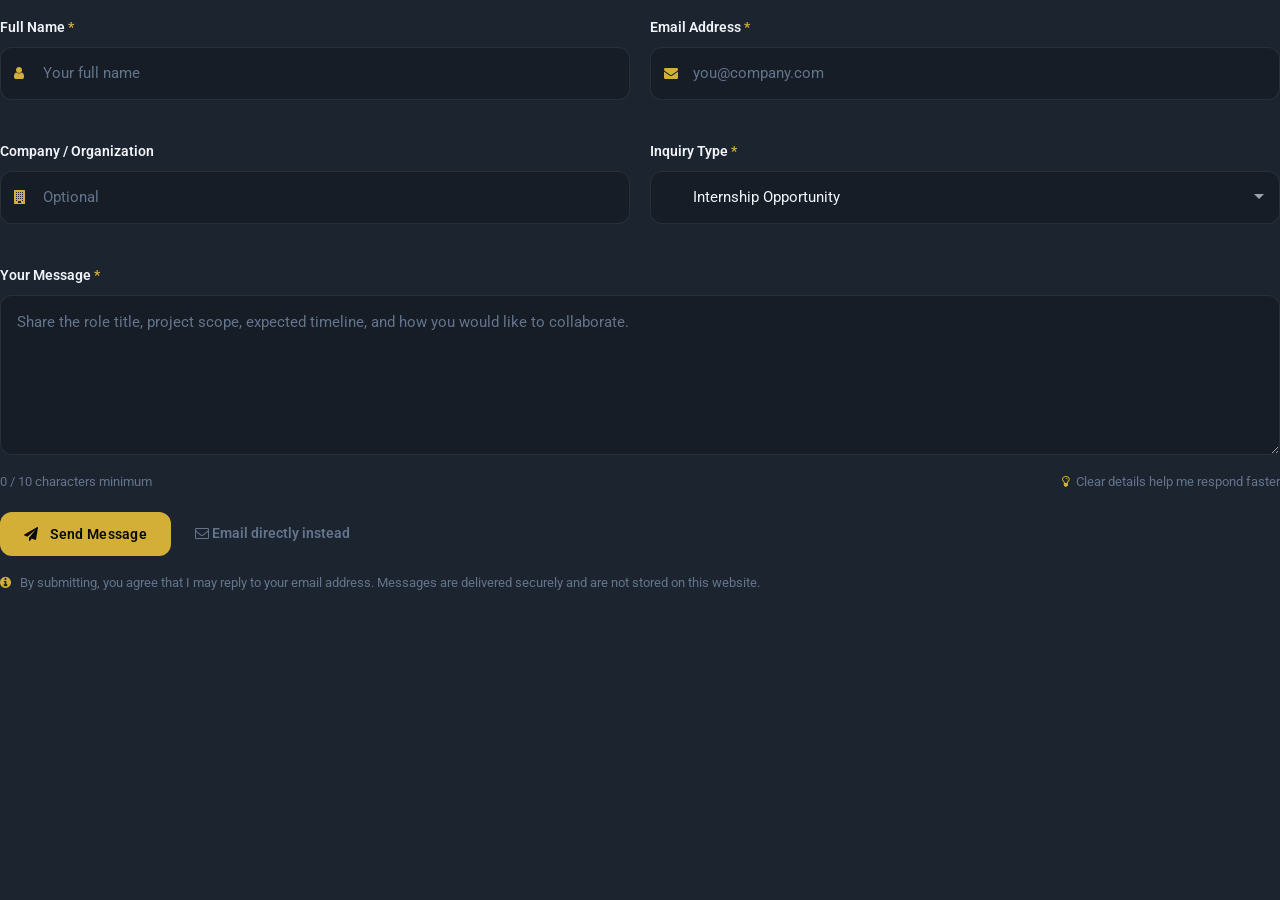
<file: contact-frame.html>
<!DOCTYPE html>
<html lang="en" class="page-contact-frame-root">
<head>
  <meta charset="UTF-8">
  <meta name="viewport" content="width=device-width, initial-scale=1.0, viewport-fit=cover">
  <title>Contact Form</title>
  <link href="https://fonts.googleapis.com/css?family=Roboto:300,400,500,700&display=swap" rel="stylesheet">
  <link rel="stylesheet" href="assets/css/bootstrap.min.css">
  <link rel="stylesheet" href="assets/css/font-awesome.min.css">
  <link rel="stylesheet" href="assets/css/style.css">
  <link rel="stylesheet" href="assets/css/theme-unisza.css">
  <link rel="stylesheet" href="assets/css/components.css?v=20260605">
</head>
<body class="page-contact-frame">
  <div class="frame-form-wrap">
    <p id="frameStatus" class="frame-status" role="alert" aria-live="polite"></p>

    <form id="contactForm" class="contact-form-pro contact-form-pro--frame" action="https://formsubmit.co/ajax/safwanaman2003@gmail.com" method="POST" data-quillbot="false" data-gramm="false" data-gramm_editor="false" data-enable-grammarly="false" spellcheck="false">
      <input type="hidden" name="_subject" value="Portfolio inquiry from AmanSafwan website">
      <input type="hidden" name="_captcha" value="false">
      <input type="hidden" name="_template" value="table">
      <input type="hidden" name="_next" id="formNext" value="">

      <div class="contact-field-row">
        <div class="contact-field">
          <label for="name">Full Name <span class="contact-required">*</span></label>
          <div class="contact-input-wrap">
            <i class="fa fa-user" aria-hidden="true"></i>
            <input type="text" id="name" name="name" placeholder="Your full name" minlength="2" maxlength="120" required autocomplete="name" readonly onfocus="this.removeAttribute('readonly');" data-quillbot="false" data-gramm="false">
          </div>
        </div>
        <div class="contact-field">
          <label for="email">Email Address <span class="contact-required">*</span></label>
          <div class="contact-input-wrap">
            <i class="fa fa-envelope" aria-hidden="true"></i>
            <input type="email" id="email" name="email" placeholder="you@company.com" required autocomplete="email" inputmode="email" autocapitalize="off" autocorrect="off" spellcheck="false" readonly onfocus="this.removeAttribute('readonly');" data-quillbot="false" data-gramm="false">
          </div>
        </div>
      </div>

      <div class="contact-field-row">
        <div class="contact-field">
          <label for="organization">Company / Organization</label>
          <div class="contact-input-wrap">
            <i class="fa fa-building" aria-hidden="true"></i>
            <input type="text" id="organization" name="organization" placeholder="Optional" maxlength="120" autocomplete="organization" readonly onfocus="this.removeAttribute('readonly');" data-quillbot="false">
          </div>
        </div>
        <div class="contact-field">
          <label for="inquiry">Inquiry Type <span class="contact-required">*</span></label>
          <div class="contact-input-wrap contact-input-wrap--select">
            <i class="fa fa-tag" aria-hidden="true"></i>
            <select id="inquiry" name="inquiry" required data-quillbot="false">
              <option value="Internship Opportunity" selected>Internship Opportunity</option>
              <option value="Project Collaboration">Project Collaboration</option>
              <option value="Freelance / Contract">Freelance / Contract</option>
              <option value="Academic / Research">Academic / Research</option>
              <option value="General Inquiry">General Inquiry</option>
            </select>
          </div>
        </div>
      </div>

      <div class="contact-field">
        <label for="message">Your Message <span class="contact-required">*</span></label>
        <div class="contact-input-wrap contact-input-wrap--textarea">
          <textarea id="message" name="message" rows="5" placeholder="Share the role title, project scope, expected timeline, and how you would like to collaborate." minlength="10" maxlength="3000" required readonly onfocus="this.removeAttribute('readonly');" data-quillbot="false" data-gramm="false" spellcheck="false"></textarea>
        </div>
        <div class="contact-field-meta">
          <span id="messageHint" class="contact-char-count">Minimum 10 characters</span>
          <span class="contact-field-tip"><i class="fa fa-lightbulb-o"></i> Clear details help me respond faster</span>
        </div>
      </div>

      <div class="contact-form-actions">
        <button type="submit" id="contactSendBtn" class="site-btn contact-submit-btn"><i class="fa fa-paper-plane"></i> Send Message</button>
        <a href="mailto:safwanaman2003@gmail.com?subject=Portfolio%20Inquiry" target="_parent" class="contact-email-fallback"><i class="fa fa-envelope-o"></i> Email directly instead</a>
      </div>
      <p class="contact-form-note"><i class="fa fa-info-circle"></i> By submitting, you agree that I may reply to your email address. Messages are delivered securely and are not stored on this website.</p>
    </form>
  </div>
  <script src="assets/js/contact-frame.js"></script>
</body>
</html>
</file>
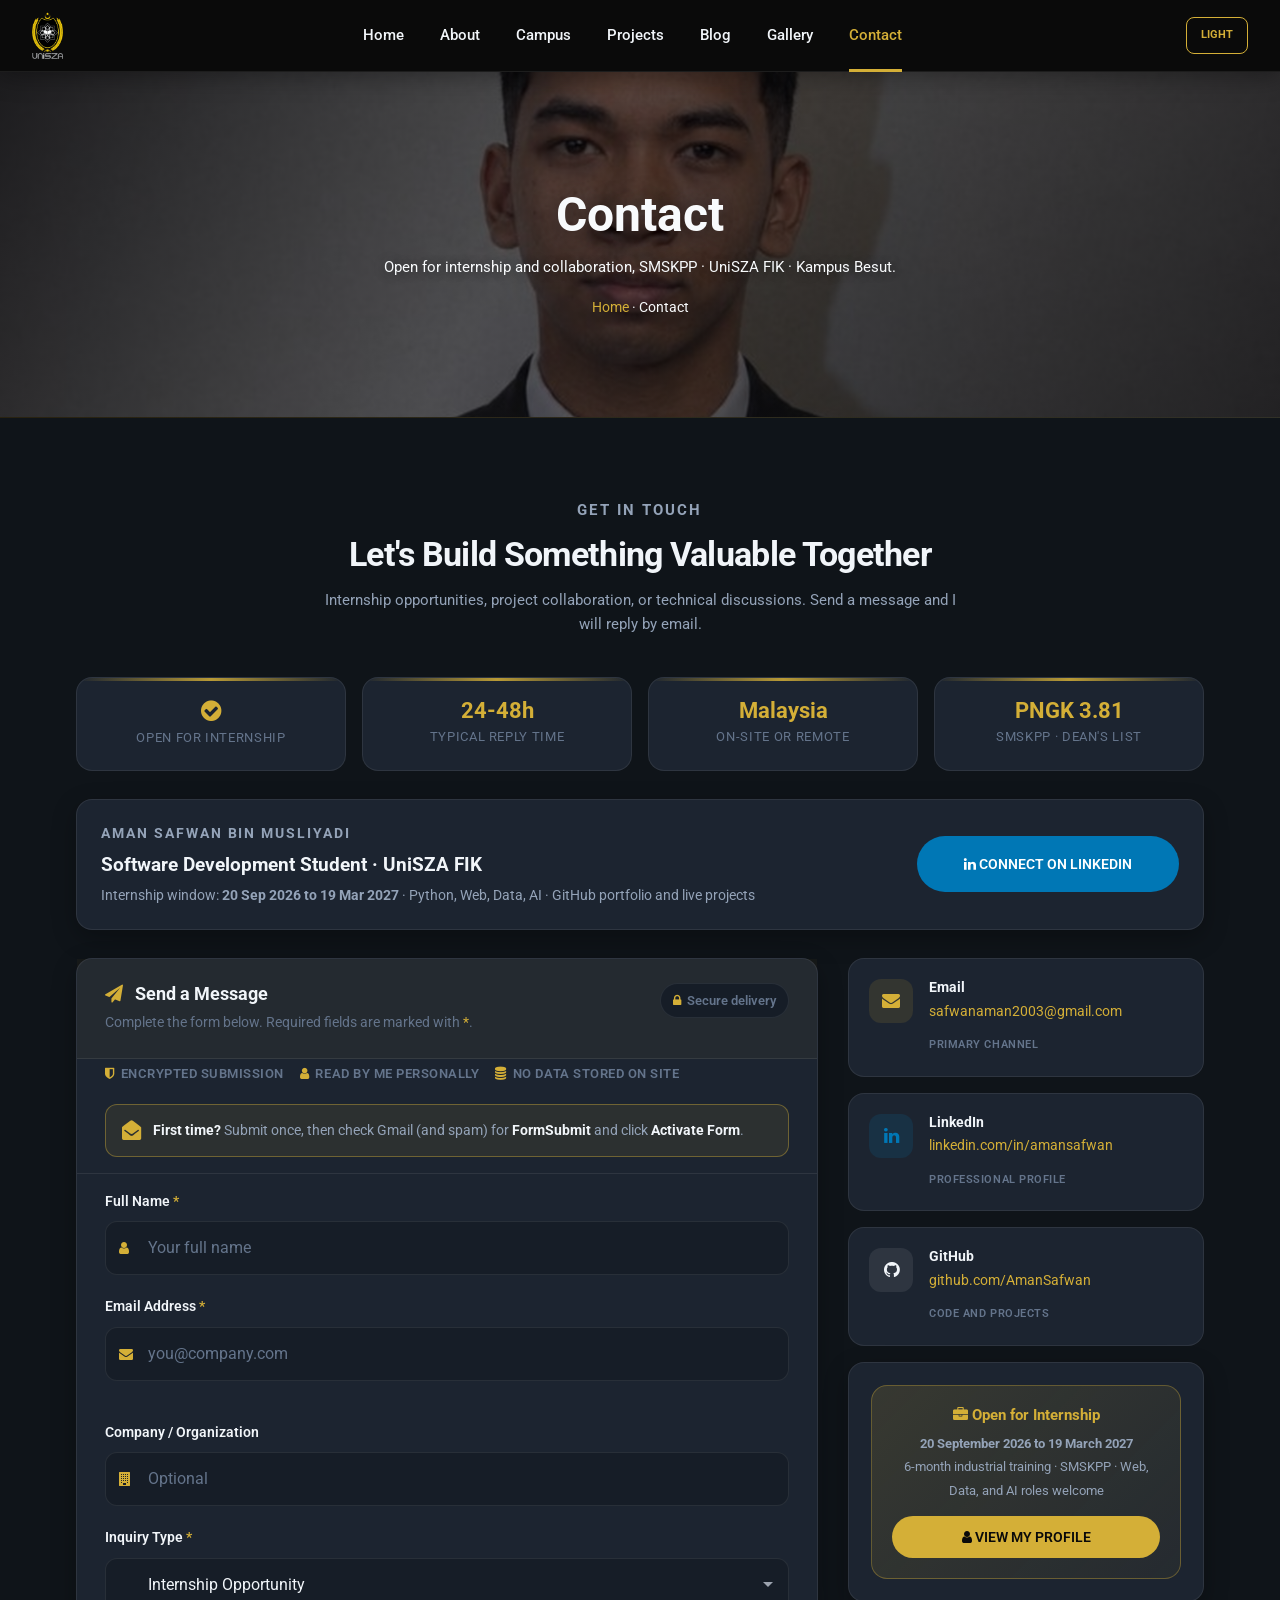
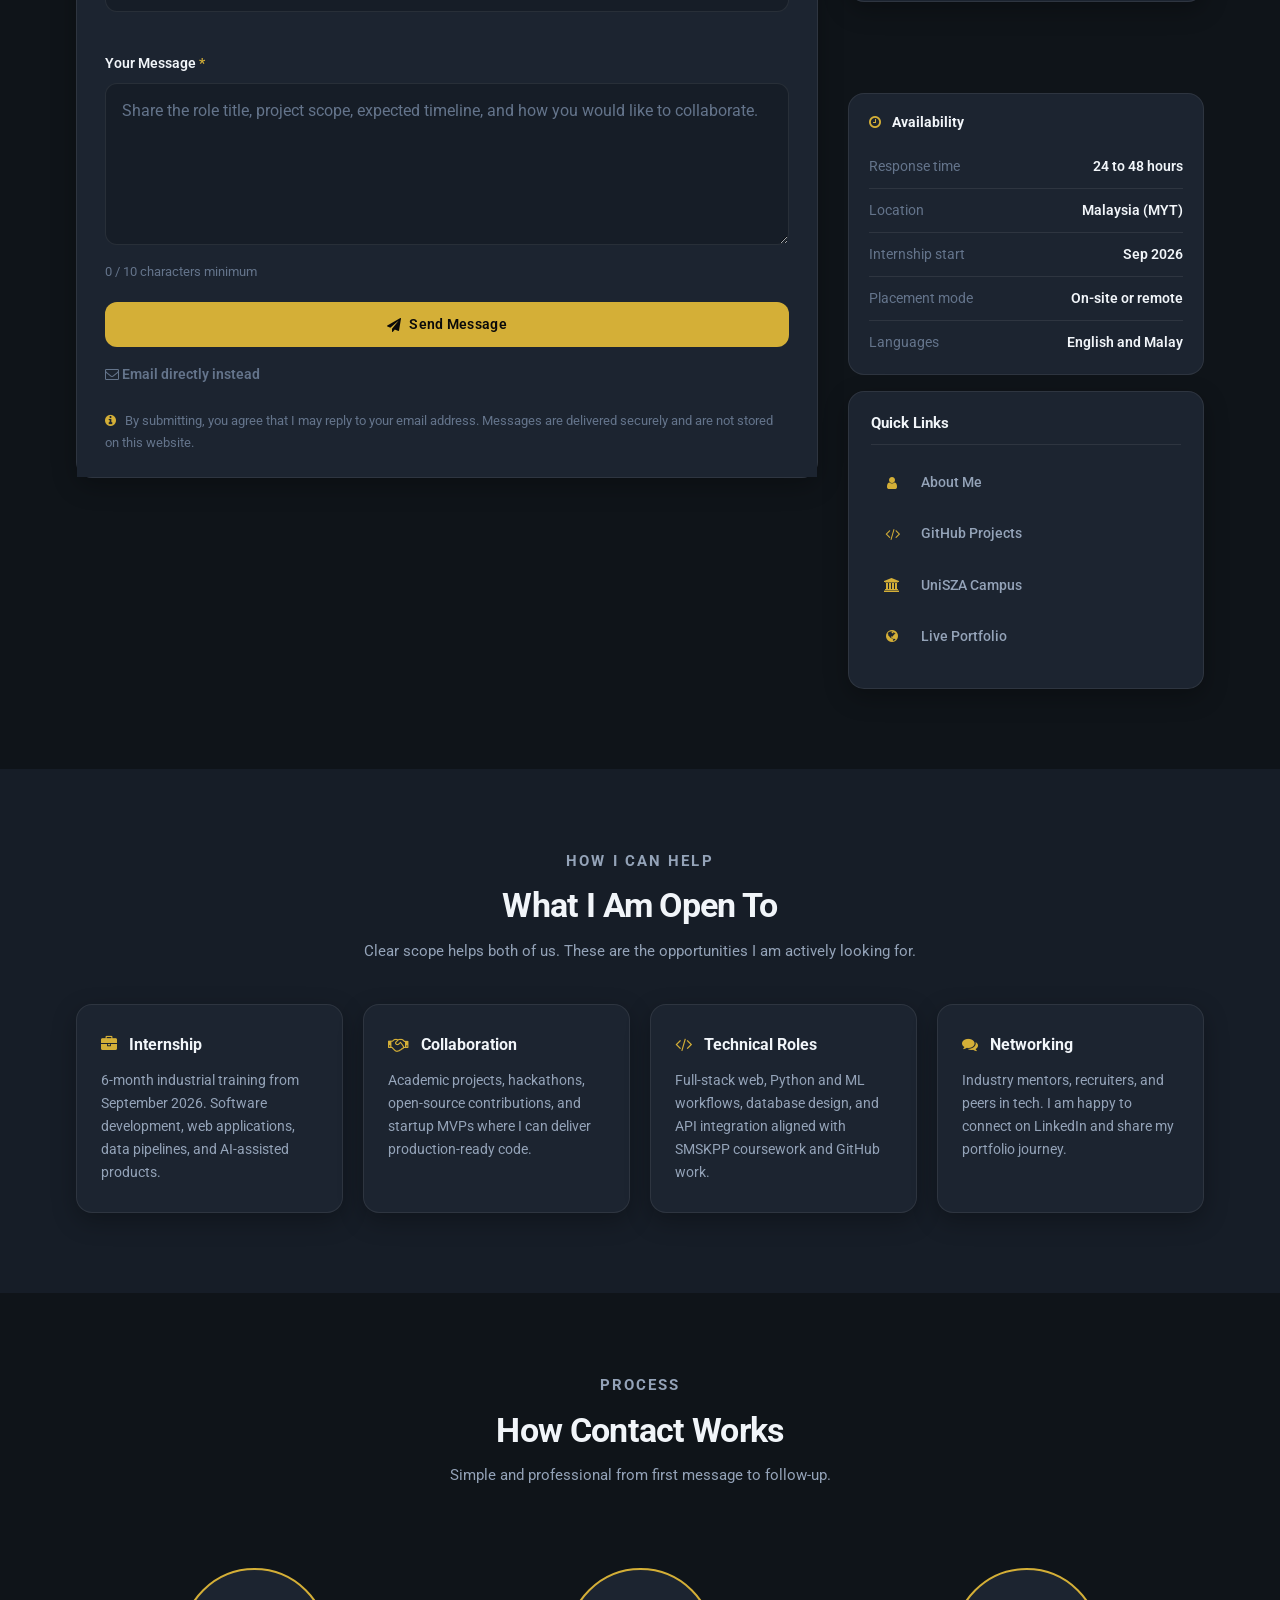
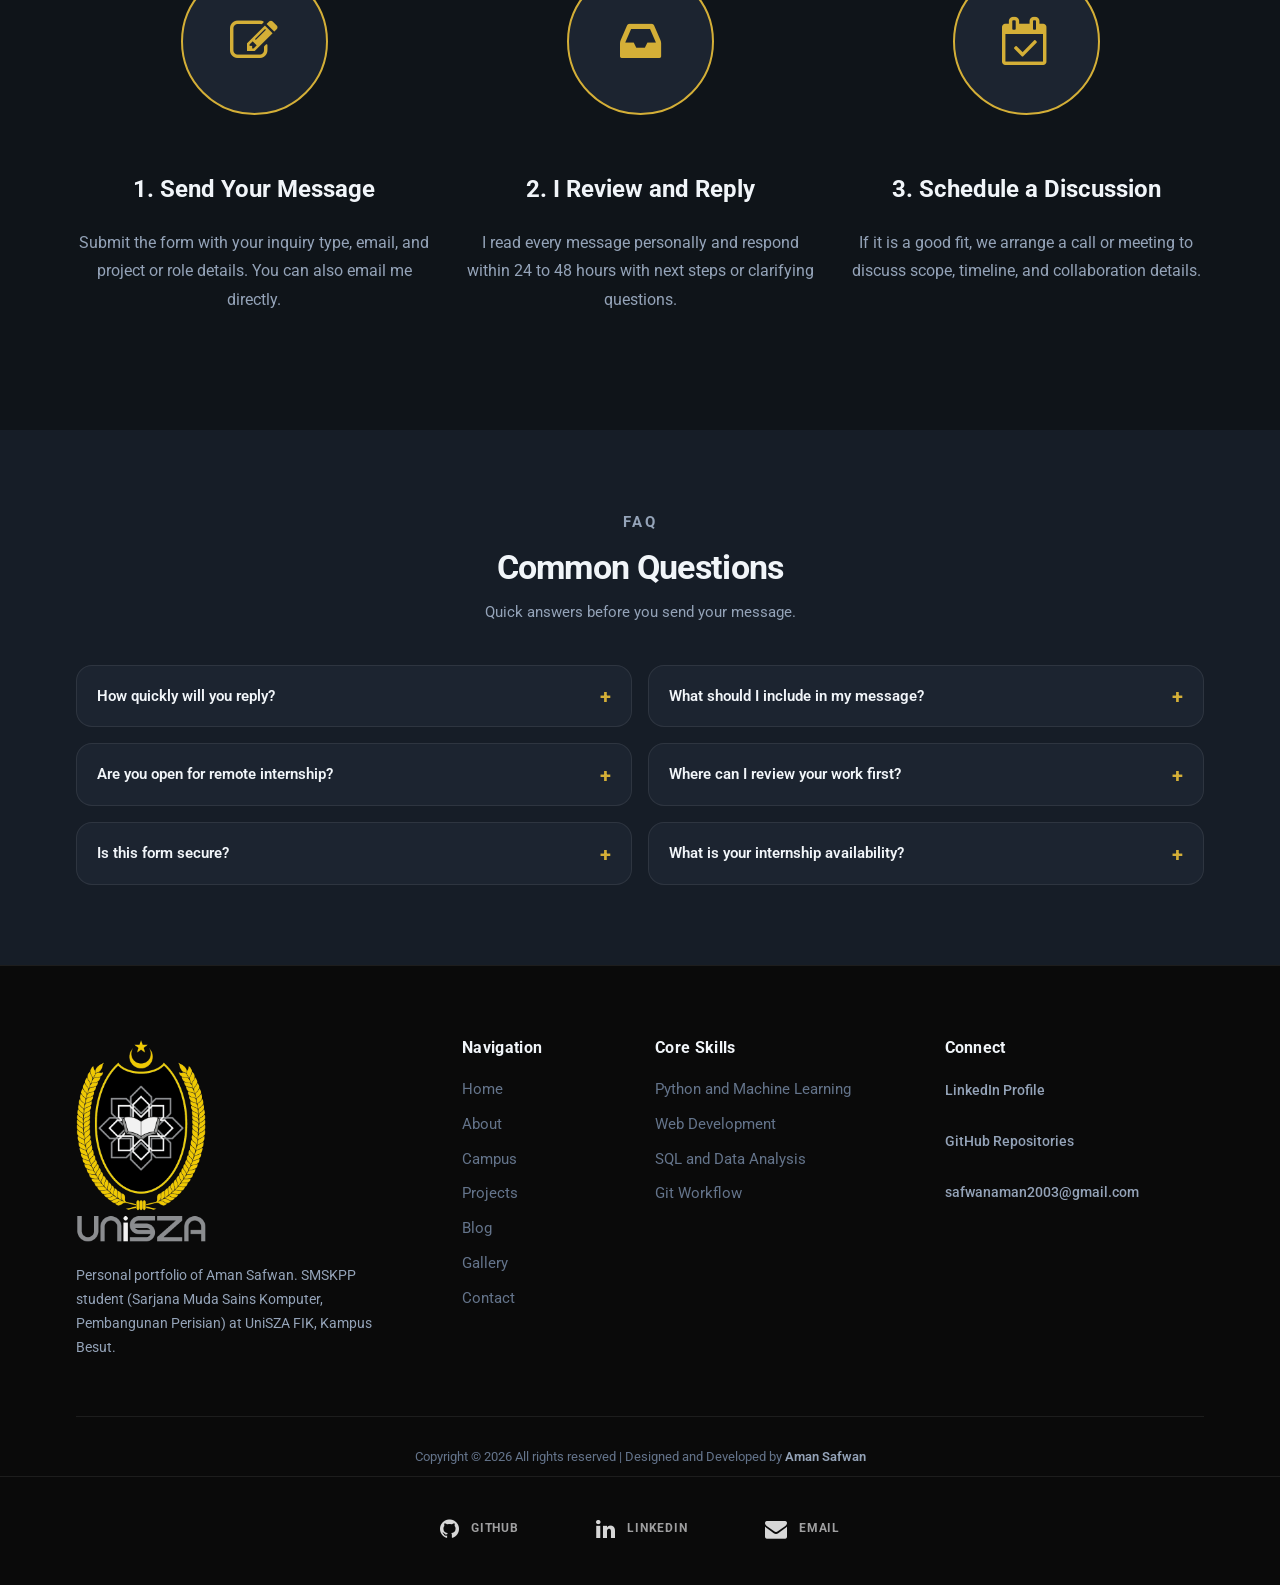
<file: contact.html>
﻿<!DOCTYPE html>
<html lang="en">
<head>
  <meta charset="UTF-8">
  <meta name="viewport" content="width=device-width, initial-scale=1.0, viewport-fit=cover">
  <title>Contact Aman Safwan | Internship &amp; Collaboration</title>
  <meta name="description" content="Contact Aman Safwan for internship (Sep 2026 to Mar 2027), project collaboration, and SMSKPP software development opportunities at UniSZA FIK.">
  <meta name="author" content="Aman Safwan Bin Musliyadi">
  <link rel="icon" href="assets/img/brand/favicon.ico" sizes="32x32">
  <link rel="icon" href="assets/img/brand/favicon-32x32.png" type="image/png" sizes="32x32">
  <link rel="icon" href="assets/img/brand/favicon-16x16.png" type="image/png" sizes="16x16">
  <link rel="icon" href="assets/img/brand/favicon-48x48.png" type="image/png" sizes="48x48">
  <link rel="apple-touch-icon" href="assets/img/brand/apple-touch-icon.png" sizes="180x180">
  <link href="https://fonts.googleapis.com/css?family=Roboto:300,400,500,700&display=swap" rel="stylesheet">
  <link rel="stylesheet" href="assets/css/bootstrap.min.css">
  <link rel="stylesheet" href="assets/css/font-awesome.min.css">
  <link rel="stylesheet" href="assets/css/magnific-popup.css">
  <link rel="stylesheet" href="assets/css/owl.carousel.min.css">
  <link rel="stylesheet" href="assets/css/slicknav.min.css">
  <link rel="stylesheet" href="assets/css/style.css">
  <link rel="stylesheet" href="assets/css/theme-unisza.css">
  <link rel="stylesheet" href="assets/css/components.css?v=20260605">
</head>
<body class="page-contact preloader-done">
  <header class="header-section">
    <a href="index.html" class="site-logo"><img src="assets/img/brand/unisza-logo.png" alt="UniSZA, Universiti Sultan Zainal Abidin"></a>
    <ul class="main-menu">
      <li><a href="index.html">Home</a></li>
      <li><a href="about.html">About</a></li>
      <li><a href="campus.html">Campus</a></li>
      <li><a href="projects.html">Projects</a></li>
      <li><a href="blog.html">Blog</a></li>
      <li><a href="gallery.html">Gallery</a></li>
      <li><a href="contact.html">Contact</a></li>
    </ul>
    <div class="header-add"></div>
  </header>

  <section class="page-hero page-hero--photo page-hero--banner">
    <div class="page-hero-media">
      <img class="page-hero-cover" src="assets/img/banners/contact.png" alt="Professional headshot of Aman Safwan" width="1920" height="520" decoding="async" fetchpriority="high">
    </div>
    <div class="page-hero-shade" aria-hidden="true"></div>
    <div class="container">
      <h2>Contact</h2>
      <p>Open for internship and collaboration, SMSKPP · UniSZA FIK · Kampus Besut.</p>
      <div class="breadcrumb-bar"><a href="index.html">Home</a> · Contact</div>
    </div>
  </section>

  <section class="contact-section spad">
    <div class="container">
      <div class="section-heading text-center reveal-on-scroll">
        <p class="section-eyebrow">Get In Touch</p>
        <h2>Let's Build Something Valuable Together</h2>
        <p>Internship opportunities, project collaboration, or technical discussions. Send a message and I will reply by email.</p>
      </div>

      <div class="contact-stats-bar reveal-on-scroll" aria-label="Contact highlights">
        <div class="contact-stat"><strong><i class="fa fa-check-circle" aria-hidden="true"></i></strong><span>Open for Internship</span></div>
        <div class="contact-stat"><strong>24-48h</strong><span>Typical Reply Time</span></div>
        <div class="contact-stat"><strong>Malaysia</strong><span>On-site or Remote</span></div>
        <div class="contact-stat"><strong>PNGK 3.81</strong><span>SMSKPP · Dean's List</span></div>
      </div>

      <div class="contact-page-header reveal-on-scroll">
        <div class="contact-page-header-main">
          <p class="section-eyebrow">Aman Safwan Bin Musliyadi</p>
          <h3>Software Development Student · UniSZA FIK</h3>
          <p>Internship window: <strong>20 Sep 2026 to 19 Mar 2027</strong> · Python, Web, Data, AI · GitHub portfolio and live projects</p>
        </div>
        <a href="https://www.linkedin.com/in/amansafwan/" target="_blank" rel="noopener noreferrer" class="site-btn linkedin-btn"><i class="fa fa-linkedin"></i> Connect on LinkedIn</a>
      </div>

      <div class="row contact-layout">
        <div class="col-lg-8">
          <div class="contact-form-panel">
            <div class="contact-form-head">
              <div>
                <h3><i class="fa fa-paper-plane"></i> Send a Message</h3>
                <p>Complete the form below. Required fields are marked with <span class="contact-required">*</span>.</p>
              </div>
              <span class="contact-form-badge"><i class="fa fa-lock"></i> Secure delivery</span>
            </div>

            <div id="contactSuccessBanner" class="contact-success-banner" role="alert" hidden>
              <i class="fa fa-check-circle" aria-hidden="true"></i>
              <div>
                <strong>Message sent successfully</strong>
                <p>Thank you for reaching out. Your message is in my inbox and I will reply within 24 to 48 hours.</p>
              </div>
            </div>

            <div class="contact-trust-row" aria-label="Form assurances">
              <span class="contact-trust-item"><i class="fa fa-shield" aria-hidden="true"></i> Encrypted submission</span>
              <span class="contact-trust-item"><i class="fa fa-user" aria-hidden="true"></i> Read by me personally</span>
              <span class="contact-trust-item"><i class="fa fa-database" aria-hidden="true"></i> No data stored on site</span>
            </div>

            <div class="contact-activation-note" role="note">
              <i class="fa fa-envelope-open" aria-hidden="true"></i>
              <p><strong>First time?</strong> Submit once, then check Gmail (and spam) for <strong>FormSubmit</strong> and click <strong>Activate Form</strong>.</p>
            </div>

            <div class="contact-form-iframe-wrap">
              <iframe
                id="contactFormFrame"
                class="contact-form-iframe"
                src="contact-frame.html"
                title="Send a message"
                scrolling="no"
                loading="lazy"
                referrerpolicy="no-referrer-when-downgrade"></iframe>
            </div>
          </div>
        </div>

        <aside class="col-lg-4 contact-sidebar">
          <div class="contact-channel-card reveal-on-scroll">
            <div class="contact-channel-icon"><i class="fa fa-envelope"></i></div>
            <div class="contact-channel-body">
              <h4>Email</h4>
              <a href="mailto:safwanaman2003@gmail.com">safwanaman2003@gmail.com</a>
              <span class="contact-channel-tag">Primary channel</span>
            </div>
          </div>

          <div class="contact-channel-card reveal-on-scroll">
            <div class="contact-channel-icon contact-channel-icon--linkedin"><i class="fa fa-linkedin"></i></div>
            <div class="contact-channel-body">
              <h4>LinkedIn</h4>
              <a href="https://www.linkedin.com/in/amansafwan/" target="_blank" rel="noopener noreferrer">linkedin.com/in/amansafwan</a>
              <span class="contact-channel-tag">Professional profile</span>
            </div>
          </div>

          <div class="contact-channel-card reveal-on-scroll">
            <div class="contact-channel-icon contact-channel-icon--github"><i class="fa fa-github"></i></div>
            <div class="contact-channel-body">
              <h4>GitHub</h4>
              <a href="https://github.com/AmanSafwan" target="_blank" rel="noopener noreferrer">github.com/AmanSafwan</a>
              <span class="contact-channel-tag">Code and projects</span>
            </div>
          </div>

          <div class="sb-widget reveal-on-scroll">
            <div class="internship-banner">
              <h4><i class="fa fa-briefcase"></i> Open for Internship</h4>
              <p><strong>20 September 2026 to 19 March 2027</strong><br>6-month industrial training · SMSKPP · Web, Data, and AI roles welcome</p>
              <a href="about.html" class="site-btn full-width"><i class="fa fa-user"></i> View My Profile</a>
            </div>
          </div>

          <div class="contact-info-card reveal-on-scroll">
            <h4 class="contact-info-title"><i class="fa fa-clock-o"></i> Availability</h4>
            <ul class="contact-info-list">
              <li><span>Response time</span><strong>24 to 48 hours</strong></li>
              <li><span>Location</span><strong>Malaysia (MYT)</strong></li>
              <li><span>Internship start</span><strong>Sep 2026</strong></li>
              <li><span>Placement mode</span><strong>On-site or remote</strong></li>
              <li><span>Languages</span><strong>English and Malay</strong></li>
            </ul>
          </div>

          <div class="sb-widget reveal-on-scroll">
            <h2 class="sb-title">Quick Links</h2>
            <ul class="quick-links">
              <li><a href="about.html"><i class="fa fa-user"></i> About Me</a></li>
              <li><a href="projects.html"><i class="fa fa-code"></i> GitHub Projects</a></li>
              <li><a href="campus.html"><i class="fa fa-university"></i> UniSZA Campus</a></li>
              <li><a href="https://amansafwan.github.io/portfolio-aman/" target="_blank" rel="noopener noreferrer"><i class="fa fa-globe"></i> Live Portfolio</a></li>
            </ul>
          </div>
        </aside>
      </div>
    </div>
  </section>

  <section class="contact-topics-section spad">
    <div class="container">
      <div class="section-heading text-center reveal-on-scroll">
        <p class="section-eyebrow">How I Can Help</p>
        <h2>What I Am Open To</h2>
        <p>Clear scope helps both of us. These are the opportunities I am actively looking for.</p>
      </div>
      <div class="portfolio-grid contact-topics-grid">
        <article class="portfolio-card reveal-on-scroll">
          <h3><i class="fa fa-briefcase"></i> Internship</h3>
          <p>6-month industrial training from September 2026. Software development, web applications, data pipelines, and AI-assisted products.</p>
        </article>
        <article class="portfolio-card reveal-on-scroll">
          <h3><i class="fa fa-handshake-o"></i> Collaboration</h3>
          <p>Academic projects, hackathons, open-source contributions, and startup MVPs where I can deliver production-ready code.</p>
        </article>
        <article class="portfolio-card reveal-on-scroll">
          <h3><i class="fa fa-code"></i> Technical Roles</h3>
          <p>Full-stack web, Python and ML workflows, database design, and API integration aligned with SMSKPP coursework and GitHub work.</p>
        </article>
        <article class="portfolio-card reveal-on-scroll">
          <h3><i class="fa fa-comments"></i> Networking</h3>
          <p>Industry mentors, recruiters, and peers in tech. I am happy to connect on LinkedIn and share my portfolio journey.</p>
        </article>
      </div>
    </div>
  </section>

  <section class="contact-process-section spad">
    <div class="container">
      <div class="section-heading text-center reveal-on-scroll">
        <p class="section-eyebrow">Process</p>
        <h2>How Contact Works</h2>
        <p>Simple and professional from first message to follow-up.</p>
      </div>
      <div class="row work-steps contact-process-steps">
        <div class="col-md-4">
          <div class="work-step-box reveal-on-scroll">
            <div class="ws-icon"><i class="fa fa-edit" aria-hidden="true"></i></div>
            <h4>1. Send Your Message</h4>
            <p>Submit the form with your inquiry type, email, and project or role details. You can also email me directly.</p>
          </div>
        </div>
        <div class="col-md-4">
          <div class="work-step-box reveal-on-scroll">
            <div class="ws-icon"><i class="fa fa-inbox" aria-hidden="true"></i></div>
            <h4>2. I Review and Reply</h4>
            <p>I read every message personally and respond within 24 to 48 hours with next steps or clarifying questions.</p>
          </div>
        </div>
        <div class="col-md-4">
          <div class="work-step-box reveal-on-scroll">
            <div class="ws-icon"><i class="fa fa-calendar-check-o" aria-hidden="true"></i></div>
            <h4>3. Schedule a Discussion</h4>
            <p>If it is a good fit, we arrange a call or meeting to discuss scope, timeline, and collaboration details.</p>
          </div>
        </div>
      </div>
    </div>
  </section>

  <section class="contact-faq-section spad">
    <div class="container">
      <div class="section-heading text-center reveal-on-scroll">
        <p class="section-eyebrow">FAQ</p>
        <h2>Common Questions</h2>
        <p>Quick answers before you send your message.</p>
      </div>
      <div class="contact-faq-grid reveal-on-scroll">
        <details class="contact-faq-item">
          <summary>How quickly will you reply?</summary>
          <p>I usually respond within 24 to 48 hours on weekdays. Urgent internship or collaboration requests are prioritized.</p>
        </details>
        <details class="contact-faq-item">
          <summary>What should I include in my message?</summary>
          <p>Include role title or project goal, expected timeline, technical stack if relevant, and your preferred next step.</p>
        </details>
        <details class="contact-faq-item">
          <summary>Are you open for remote internship?</summary>
          <p>Yes. I am based in Malaysia and open to on-site, hybrid, and remote placements that fit my internship window.</p>
        </details>
        <details class="contact-faq-item">
          <summary>Where can I review your work first?</summary>
          <p>Visit the Projects page for GitHub repositories, the About page for academic background, and Campus for programme details.</p>
        </details>
        <details class="contact-faq-item">
          <summary>Is this form secure?</summary>
          <p>Yes. Submissions are sent through an encrypted form service directly to my email. This website does not store your data.</p>
        </details>
        <details class="contact-faq-item">
          <summary>What is your internship availability?</summary>
          <p>My official internship period is 20 September 2026 to 19 March 2027 as an SMSKPP student at UniSZA FIK.</p>
        </details>
      </div>
    </div>
  </section>

  <footer class="footer-section">
    <div class="container">
      <div class="row">
        <div class="col-lg-4 col-md-6"><div class="footer-widget"><div class="about-widget"><img src="assets/img/brand/unisza-logo.png" alt="UniSZA logo"><p>Personal portfolio of Aman Safwan. SMSKPP student (Sarjana Muda Sains Komputer, Pembangunan Perisian) at UniSZA FIK, Kampus Besut.</p></div></div></div>
        <div class="col-lg-2 col-md-6 col-sm-6"><div class="footer-widget"><h2 class="fw-title">Navigation</h2><ul><li><a href="index.html">Home</a></li><li><a href="about.html">About</a></li><li><a href="campus.html">Campus</a></li><li><a href="projects.html">Projects</a></li><li><a href="blog.html">Blog</a></li><li><a href="gallery.html">Gallery</a></li><li><a href="contact.html">Contact</a></li></ul></div></div>
        <div class="col-lg-3 col-md-6 col-sm-6"><div class="footer-widget"><h2 class="fw-title">Core Skills</h2><ul><li><a href="projects.html">Python and Machine Learning</a></li><li><a href="projects.html">Web Development</a></li><li><a href="projects.html">SQL and Data Analysis</a></li><li><a href="projects.html">Git Workflow</a></li></ul></div></div>
        <div class="col-lg-3 col-md-6"><div class="footer-widget fw-latest-post"><h2 class="fw-title">Connect</h2><div class="latest-news-widget"><div class="ln-item"><div class="ln-text"><h6><a href="https://www.linkedin.com/in/amansafwan" target="_blank" rel="noopener noreferrer">LinkedIn Profile</a></h6></div></div><div class="ln-item"><div class="ln-text"><h6><a href="https://github.com/AmanSafwan" target="_blank" rel="noopener noreferrer">GitHub Repositories</a></h6></div></div><div class="ln-item"><div class="ln-text"><h6><a href="mailto:safwanaman2003@gmail.com">safwanaman2003@gmail.com</a></h6></div></div></div></div></div>
      </div>
      <div class="copyright text-center mt-4"><p>Copyright &copy; <span id="year"></span> All rights reserved | Designed and Developed by <strong>Aman Safwan</strong></p></div>
    </div>
    <div class="social-links-warp"><div class="container"><div class="social-links"><a href="https://github.com/AmanSafwan" target="_blank" rel="noopener noreferrer"><i class="fa fa-github"></i><span>github</span></a><a href="https://www.linkedin.com/in/amansafwan" target="_blank" rel="noopener noreferrer"><i class="fa fa-linkedin"></i><span>linkedin</span></a><a href="mailto:safwanaman2003@gmail.com"><i class="fa fa-envelope"></i><span>email</span></a></div></div></div>
  </footer>

  <script src="assets/js/jquery-3.2.1.min.js"></script>
  <script src="assets/js/bootstrap.min.js"></script>
  <script src="assets/js/jquery.slicknav.js"></script>
  <script src="assets/js/owl.carousel.min.js"></script>
  <script src="assets/js/jquery.magnific-popup.min.js"></script>
  <script src="assets/js/main.js?v=20260605"></script>
  <script src="assets/js/contact-lite.js"></script>
</body>
</html>
</file>
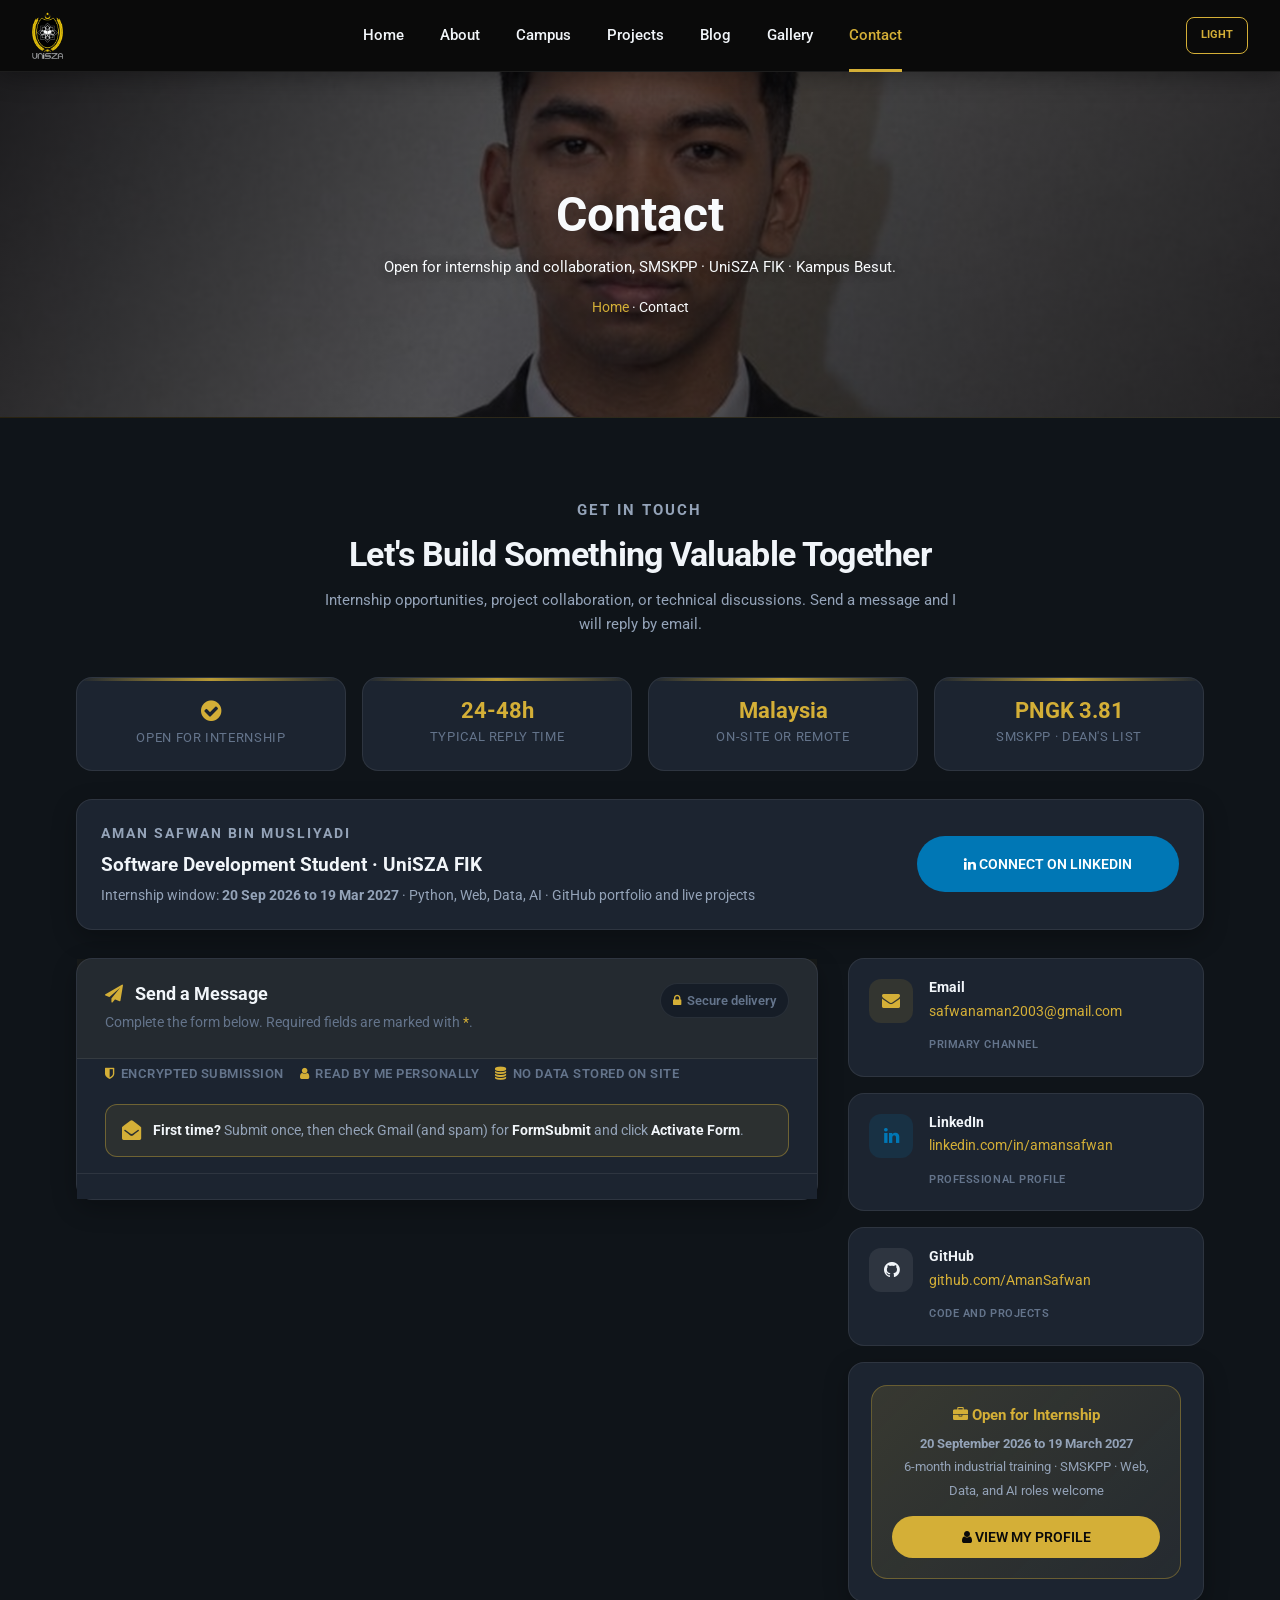
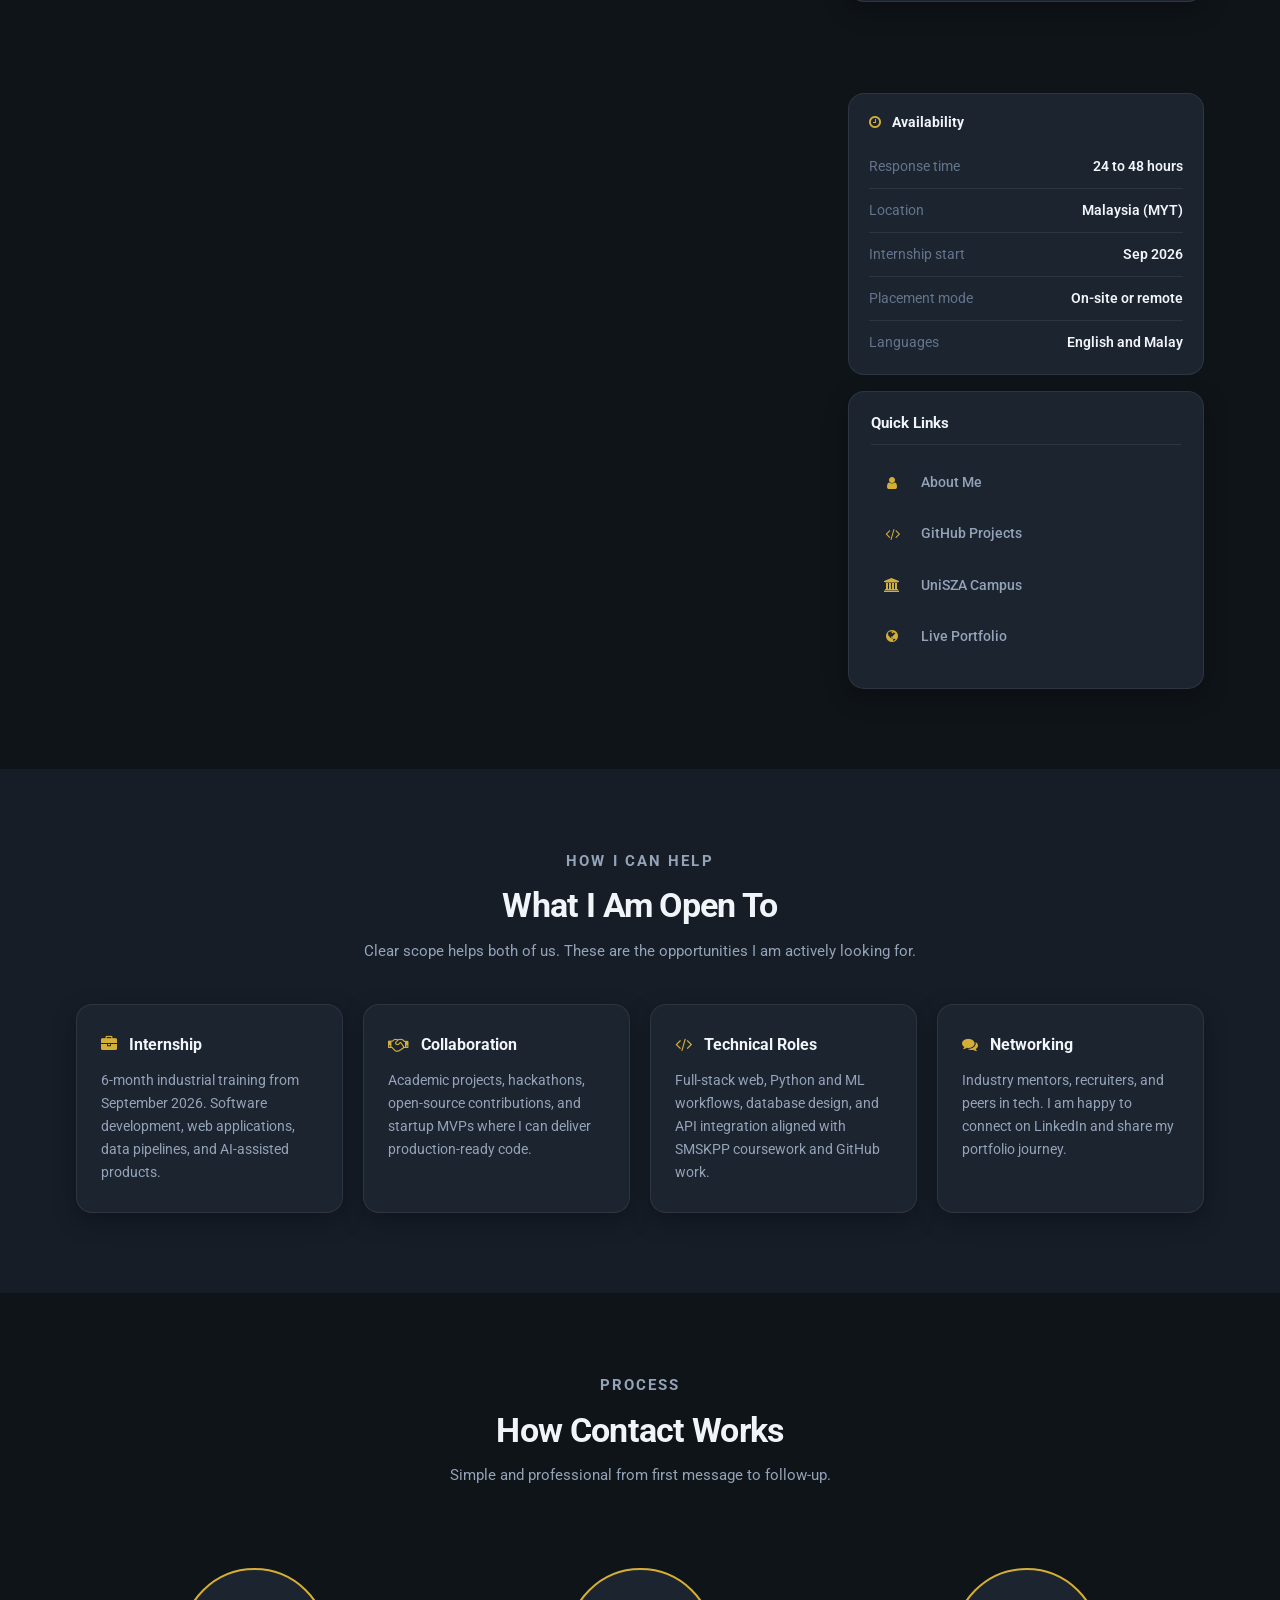
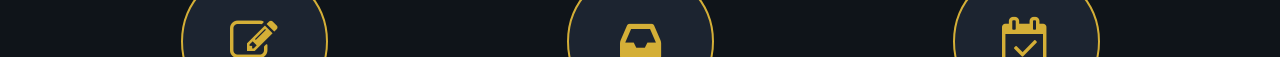
<file: form.html>
<!DOCTYPE html>
<html lang="en">
<head>
  <meta charset="UTF-8">
  <meta http-equiv="refresh" content="0; url=contact.html">
  <link rel="canonical" href="contact.html">
  <title>Redirecting to Contact</title>
</head>
<body>
  <p><a href="contact.html">Continue to the contact page</a></p>
</body>
</html>
</file>
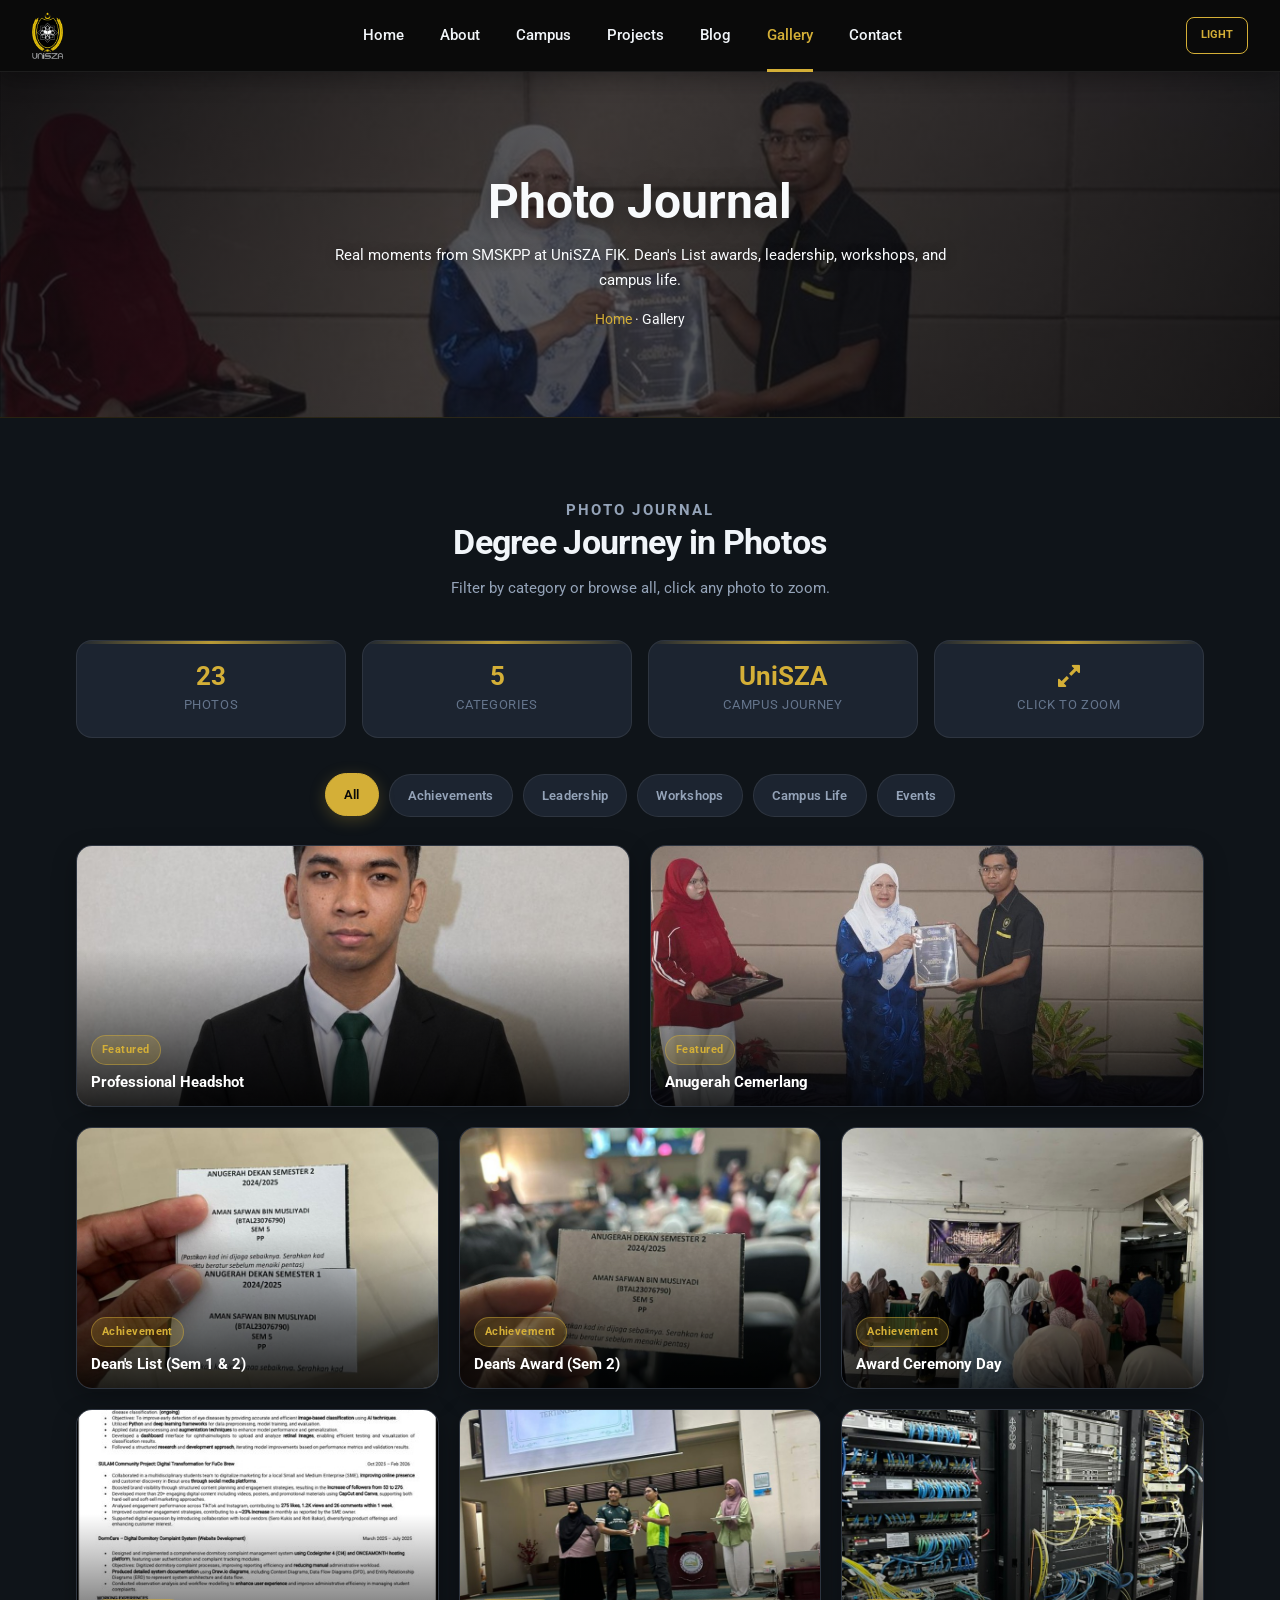
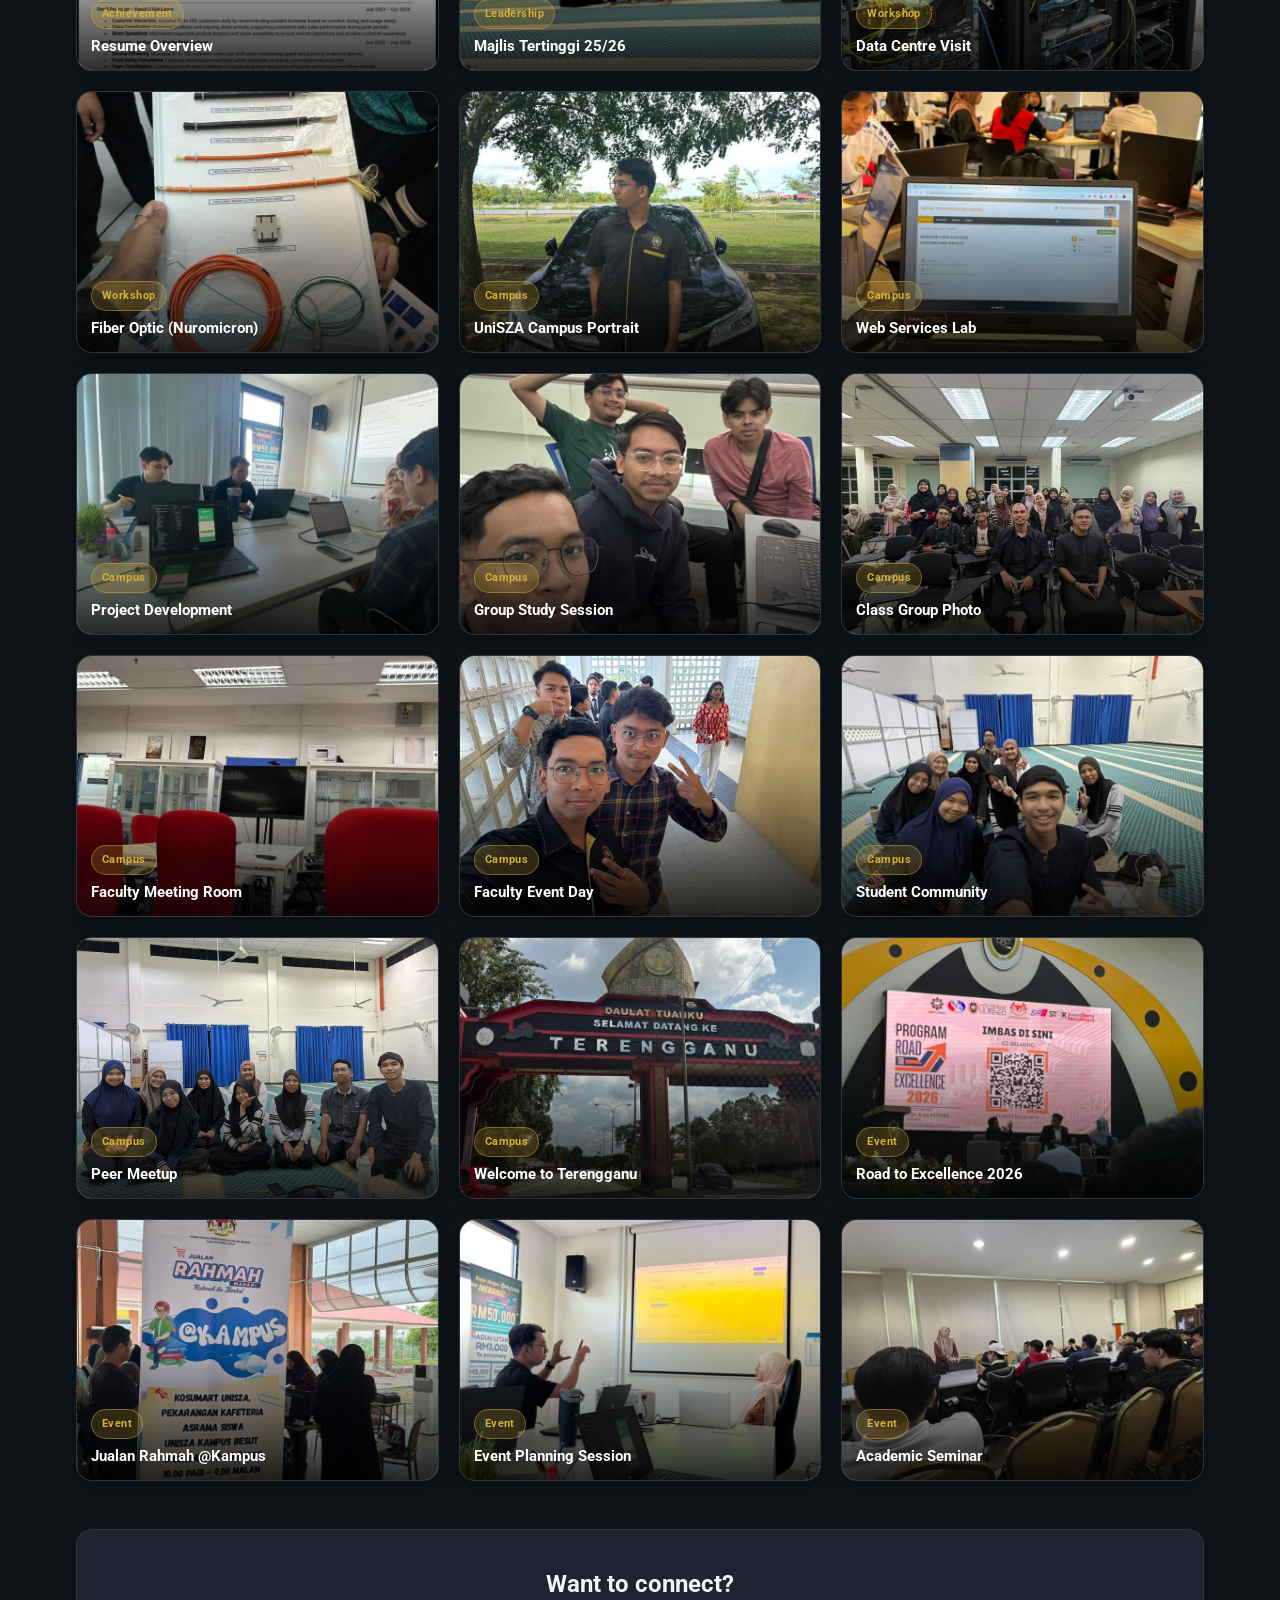
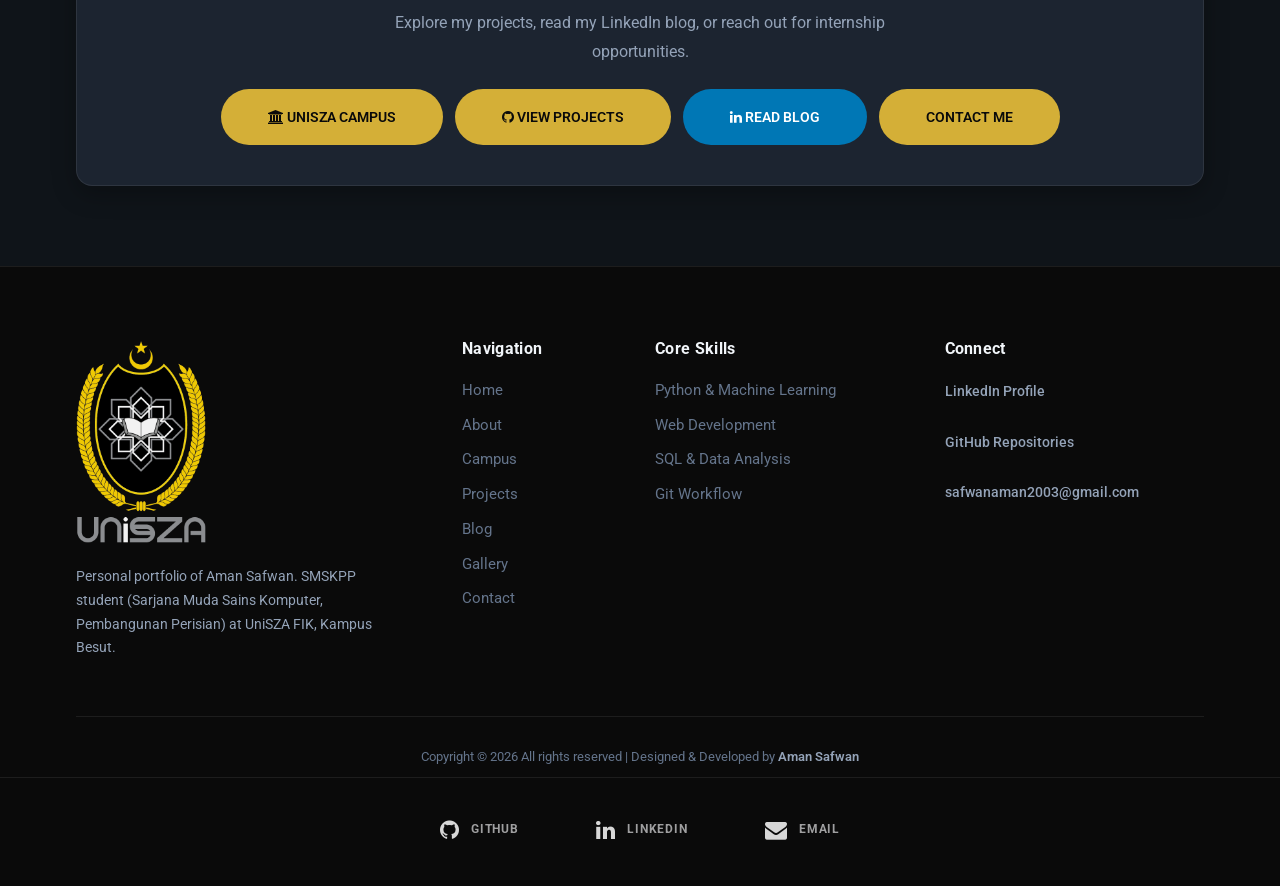
<file: gallery.html>
﻿<!DOCTYPE html>
<html lang="en">
<head>
  <meta charset="UTF-8">
  <meta name="viewport" content="width=device-width, initial-scale=1.0, viewport-fit=cover">
  <title>Aman Safwan | Gallery</title>
  <meta name="description" content="Photo journal of my degree journey, achievements, leadership, and campus life at UniSZA.">
  <link rel="icon" href="assets/img/brand/favicon.ico" sizes="32x32">
  <link rel="icon" href="assets/img/brand/favicon-32x32.png" type="image/png" sizes="32x32">
  <link rel="icon" href="assets/img/brand/favicon-16x16.png" type="image/png" sizes="16x16">
  <link rel="icon" href="assets/img/brand/favicon-48x48.png" type="image/png" sizes="48x48">
  <link rel="apple-touch-icon" href="assets/img/brand/apple-touch-icon.png" sizes="180x180">
  <link href="https://fonts.googleapis.com/css?family=Roboto:300,400,500,700&display=swap" rel="stylesheet">
  <link rel="stylesheet" href="assets/css/bootstrap.min.css">
  <link rel="stylesheet" href="assets/css/font-awesome.min.css">
  <link rel="stylesheet" href="assets/css/magnific-popup.css">
  <link rel="stylesheet" href="assets/css/owl.carousel.min.css">
  <link rel="stylesheet" href="assets/css/slicknav.min.css">
  <link rel="stylesheet" href="assets/css/style.css">
  <link rel="stylesheet" href="assets/css/theme-unisza.css">
  <link rel="stylesheet" href="assets/css/components.css?v=20260605">
</head>
<body>
  <header class="header-section">
    <a href="index.html" class="site-logo"><img src="assets/img/brand/unisza-logo.png" alt="UniSZA, Universiti Sultan Zainal Abidin"></a>
    <ul class="main-menu">
      <li><a href="index.html">Home</a></li>
      <li><a href="about.html">About</a></li>
      <li><a href="campus.html">Campus</a></li>
      <li><a href="projects.html">Projects</a></li>
      <li><a href="blog.html">Blog</a></li>
      <li><a href="gallery.html">Gallery</a></li>
      <li><a href="contact.html">Contact</a></li>
    </ul>
    <div class="header-add"></div>
  </header>

  <section class="page-hero page-hero--photo page-hero--banner">
    <div class="page-hero-media">
      <img class="page-hero-cover" src="assets/img/banners/gallery.png" alt="Anugerah Cemerlang award ceremony at UniSZA" width="1920" height="520" decoding="async" fetchpriority="high">
    </div>
    <div class="page-hero-shade" aria-hidden="true"></div>
    <div class="container">
      <h2>Photo Journal</h2>
      <p>Real moments from SMSKPP at UniSZA FIK. Dean's List awards, leadership, workshops, and campus life.</p>
      <div class="breadcrumb-bar"><a href="index.html">Home</a> · Gallery</div>
    </div>
  </section>

  <section class="photo-journal-section spad">
    <div class="container">
      <div class="section-heading text-center reveal-on-scroll">
        <p class="section-eyebrow">Photo Journal</p>
        <h2>Degree Journey in Photos</h2>
        <p>Filter by category or browse all, click any photo to zoom.</p>
      </div>
      <div class="gallery-stats-bar reveal-on-scroll" aria-live="polite">
        <div class="gallery-stat"><strong id="galleryPhotoCount">27</strong><span>Photos</span></div>
        <div class="gallery-stat"><strong>5</strong><span>Categories</span></div>
        <div class="gallery-stat"><strong>UniSZA</strong><span>Campus Journey</span></div>
        <div class="gallery-stat"><strong><i class="fa fa-expand"></i></strong><span>Click to Zoom</span></div>
      </div>

      <div class="gallery-filter reveal-on-scroll" aria-label="Filter photo journal">
        <button class="gallery-filter-btn active" data-filter="all">All</button>
        <button class="gallery-filter-btn" data-filter="achievements">Achievements</button>
        <button class="gallery-filter-btn" data-filter="leadership">Leadership</button>
        <button class="gallery-filter-btn" data-filter="workshops">Workshops</button>
        <button class="gallery-filter-btn" data-filter="campus">Campus Life</button>
        <button class="gallery-filter-btn" data-filter="events">Events</button>
      </div>

      <div class="photo-grid" id="photoJournalGrid" aria-live="polite">

        <!-- Featured -->
        <a class="photo-card photo-card--featured image-popup" href="assets/img/gallery/raw-38.png" data-category="achievements" data-caption="Professional headshot. Bachelor of Computer Science (Software Development), UniSZA. Open for internship 20 Sep 2026 – 19 Mar 2027.">
          <img src="assets/img/gallery/raw-38.png" alt="Professional headshot of Aman Safwan in suit and tie">
          <div class="photo-meta"><span class="photo-tag">Featured</span><h4>Professional Headshot</h4></div>
        </a>
        <a class="photo-card photo-card--featured image-popup" href="assets/img/gallery/raw-32.png" data-category="achievements" data-caption="Receiving the Anugerah Cemerlang (Excellence Award) on stage at UniSZA, recognition for consistent academic performance and Dean's List standing.">
          <img src="assets/img/gallery/raw-32.png" alt="Aman Safwan receiving Anugerah Cemerlang certificate on stage">
          <div class="photo-meta"><span class="photo-tag">Featured</span><h4>Anugerah Cemerlang</h4></div>
        </a>
        <a class="photo-card image-popup" href="assets/img/gallery/raw-16.png" data-category="achievements" data-caption="Dean's List for two consecutive semesters. Semester 1 and Semester 2, 2024/2025 academic session (CGPA 3.81).">
          <img src="assets/img/gallery/raw-16.png" alt="Dean's Award cards for Semester 1 and 2">
          <div class="photo-meta"><span class="photo-tag">Achievement</span><h4>Dean's List (Sem 1 &amp; 2)</h4></div>
        </a>
        <a class="photo-card image-popup" href="assets/img/gallery/raw-5.png" data-category="achievements" data-caption="Dean's Award invitation card. Semester 2, 2024/2025. A proud moment before walking on stage at the auditorium ceremony.">
          <img src="assets/img/gallery/raw-5.png" alt="Dean's Award card held at auditorium ceremony">
          <div class="photo-meta"><span class="photo-tag">Achievement</span><h4>Dean's Award (Sem 2)</h4></div>
        </a>
        <a class="photo-card image-popup" href="assets/img/gallery/raw-7.png" data-category="achievements" data-caption="Registration queue at Majlis Anugerah Cemerlang (Excellence Award Ceremony). UniSZA Besut Campus.">
          <img src="assets/img/gallery/raw-7.png" alt="Students queuing at Majlis Anugerah Cemerlang">
          <div class="photo-meta"><span class="photo-tag">Achievement</span><h4>Award Ceremony Day</h4></div>
        </a>
        <a class="photo-card image-popup" href="assets/img/gallery/raw-39.png" data-category="achievements" data-caption="Resume overview. CGPA 3.81, Dean's List, FYP (Eye Disease Classification), DormCare, SULAM FuCo Brew, and leadership experience.">
          <img src="assets/img/gallery/raw-39.png" alt="Aman Safwan resume document">
          <div class="photo-meta"><span class="photo-tag">Achievement</span><h4>Resume Overview</h4></div>
        </a>

        <!-- Leadership -->
        <a class="photo-card image-popup" href="assets/img/gallery/raw-29.png" data-category="leadership" data-caption="Majlis Tertinggi 25/26, appointed to the Supreme Council. Received recognition during the Pengenalan Majlis Tertinggi ceremony (Siswa Untuk Siswa initiative).">
          <img src="assets/img/gallery/raw-29.png" alt="Majlis Tertinggi 25/26 ceremony with Siswa Untuk Siswa jersey">
          <div class="photo-meta"><span class="photo-tag">Leadership</span><h4>Majlis Tertinggi 25/26</h4></div>
        </a>
        <!-- Workshops & Networking -->
        <a class="photo-card image-popup" href="assets/img/gallery/raw-19.png" data-category="workshops" data-caption="Data centre site visit, exploring enterprise server racks, Cisco Catalyst switches, and structured cabling in a professional networking environment.">
          <img src="assets/img/gallery/raw-19.png" alt="Server racks in a data centre">
          <div class="photo-meta"><span class="photo-tag">Workshop</span><h4>Data Centre Visit</h4></div>
        </a>
        <a class="photo-card image-popup" href="assets/img/gallery/raw-15.png" data-category="workshops" data-caption="Nuromicron fiber optic workshop, examining outdoor/indoor multi-mode cables, SC adapters, patch cords, and pigtails.">
          <img src="assets/img/gallery/raw-15.png" alt="Nuromicron fiber optic display board">
          <div class="photo-meta"><span class="photo-tag">Workshop</span><h4>Fiber Optic (Nuromicron)</h4></div>
        </a>

        <!-- Campus Life -->
        <a class="photo-card image-popup" href="assets/img/gallery/raw-25.png" data-category="campus" data-caption="UniSZA Besut Campus, representing the Faculty of Informatics and Computing (FIK) in official university attire.">
          <img src="assets/img/gallery/raw-25.png" alt="Aman Safwan in UniSZA uniform outdoors">
          <div class="photo-meta"><span class="photo-tag">Campus</span><h4>UniSZA Campus Portrait</h4></div>
        </a>
        <a class="photo-card image-popup" href="assets/img/gallery/raw-8.png" data-category="campus" data-caption="CSW33903 Web Services lab. Integrated Assessment System portal, Semester II 2025/2026 at UniSZA computer lab.">
          <img src="assets/img/gallery/raw-8.png" alt="Web Services coursework in computer lab">
          <div class="photo-meta"><span class="photo-tag">Campus</span><h4>Web Services Lab</h4></div>
        </a>
        <a class="photo-card image-popup" href="assets/img/gallery/raw-27.png" data-category="campus" data-caption="Collaborative development session, coding on Dell laptop with mobile app testing, project progress presentation on screen.">
          <img src="assets/img/gallery/raw-27.png" alt="Team coding session with laptops and projector">
          <div class="photo-meta"><span class="photo-tag">Campus</span><h4>Project Development</h4></div>
        </a>
        <a class="photo-card image-popup" href="assets/img/gallery/raw-3.png" data-category="campus" data-caption="Group study at UniSZA, collaborative learning with peers in the faculty study area.">
          <img src="assets/img/gallery/raw-3.png" alt="Group study session with laptop">
          <div class="photo-meta"><span class="photo-tag">Campus</span><h4>Group Study Session</h4></div>
        </a>
        <a class="photo-card image-popup" href="assets/img/gallery/raw-33.png" data-category="campus" data-caption="Class group photo with lecturer. Software Development cohort at UniSZA after a productive academic session.">
          <img src="assets/img/gallery/raw-33.png" alt="Class photo with lecturer and students">
          <div class="photo-meta"><span class="photo-tag">Campus</span><h4>Class Group Photo</h4></div>
        </a>
        <a class="photo-card image-popup" href="assets/img/gallery/raw-26.png" data-category="campus" data-caption="FIK meeting room, collaborative workspace for project discussions, presentations, and team meetings.">
          <img src="assets/img/gallery/raw-26.png" alt="University meeting room with presentation screen">
          <div class="photo-meta"><span class="photo-tag">Campus</span><h4>Faculty Meeting Room</h4></div>
        </a>
        <a class="photo-card image-popup" href="assets/img/gallery/raw-1.png" data-category="campus" data-caption="Peer networking at UniSZA, building connections with fellow Software Development students during a faculty event day.">
          <img src="assets/img/gallery/raw-1.png" alt="Selfie with peers in campus corridor">
          <div class="photo-meta"><span class="photo-tag">Campus</span><h4>Faculty Event Day</h4></div>
        </a>
        <a class="photo-card image-popup" href="assets/img/gallery/raw-2.png" data-category="campus" data-caption="Community gathering with peers, collaborative student session at UniSZA Besut Campus.">
          <img src="assets/img/gallery/raw-2.png" alt="Group selfie during student gathering">
          <div class="photo-meta"><span class="photo-tag">Campus</span><h4>Student Community</h4></div>
        </a>
        <a class="photo-card image-popup" href="assets/img/gallery/raw-9.png" data-category="campus" data-caption="Student community meetup, building teamwork and interpersonal skills with peers at UniSZA.">
          <img src="assets/img/gallery/raw-9.png" alt="Group of students sitting together">
          <div class="photo-meta"><span class="photo-tag">Campus</span><h4>Peer Meetup</h4></div>
        </a>
        <a class="photo-card image-popup" href="assets/img/gallery/raw-6.png" data-category="campus" data-caption="Journey to Terengganu, passing the iconic Selamat Datang ke Terengganu gateway en route to UniSZA Besut Campus.">
          <img src="assets/img/gallery/raw-6.png" alt="Terengganu welcome arch on highway">
          <div class="photo-meta"><span class="photo-tag">Campus</span><h4>Welcome to Terengganu</h4></div>
        </a>

        <!-- Events -->
        <a class="photo-card image-popup" href="assets/img/gallery/raw-36.png" data-category="events" data-caption="Program Road to Excellence 2026. UniSZA career development seminar with STAR Student Talent &amp; Recruitment.">
          <img src="assets/img/gallery/raw-36.png" alt="Road to Excellence 2026 program at UniSZA auditorium">
          <div class="photo-meta"><span class="photo-tag">Event</span><h4>Road to Excellence 2026</h4></div>
        </a>
        <a class="photo-card image-popup" href="assets/img/gallery/raw-30.png" data-category="events" data-caption="Jualan Rahmah Madani @Kampus, government community programme at Kosumart UniSZA, Besut Campus (15 December 2025).">
          <img src="assets/img/gallery/raw-30.png" alt="Jualan Rahmah Madani campus event banner">
          <div class="photo-meta"><span class="photo-tag">Event</span><h4>Jualan Rahmah @Kampus</h4></div>
        </a>
        <a class="photo-card image-popup" href="assets/img/gallery/raw-35.png" data-category="events" data-caption="Jualan Rahmah @Kampus planning session, presenting and discussing technical implementation with event coordinators.">
          <img src="assets/img/gallery/raw-35.png" alt="Presentation during Jualan Rahmah campus event">
          <div class="photo-meta"><span class="photo-tag">Event</span><h4>Event Planning Session</h4></div>
        </a>
        <a class="photo-card image-popup" href="assets/img/gallery/raw-12.png" data-category="events" data-caption="Academic seminar at UniSZA, group discussion session led by a faculty presenter with fellow students.">
          <img src="assets/img/gallery/raw-12.png" alt="Seminar with students around table">
          <div class="photo-meta"><span class="photo-tag">Event</span><h4>Academic Seminar</h4></div>
        </a>

      </div>

      <div class="gallery-cta reveal-on-scroll">
        <div class="gallery-cta-inner">
          <h3>Want to connect?</h3>
          <p>Explore my projects, read my LinkedIn blog, or reach out for internship opportunities.</p>
          <div class="gallery-cta-actions">
            <a href="campus.html" class="site-btn"><i class="fa fa-university"></i> UniSZA Campus</a>
            <a href="projects.html" class="site-btn"><i class="fa fa-github"></i> View Projects</a>
            <a href="blog.html" class="site-btn sb-color"><i class="fa fa-linkedin"></i> Read Blog</a>
            <a href="contact.html" class="site-btn">Contact Me</a>
          </div>
        </div>
      </div>
    </div>
  </section>


  <footer class="footer-section">
    <div class="container">
      <div class="row">
        <div class="col-lg-4 col-md-6"><div class="footer-widget"><div class="about-widget"><img src="assets/img/brand/unisza-logo.png" alt="UniSZA logo"><p>Personal portfolio of Aman Safwan. SMSKPP student (Sarjana Muda Sains Komputer, Pembangunan Perisian) at UniSZA FIK, Kampus Besut.</p></div></div></div>
        <div class="col-lg-2 col-md-6 col-sm-6"><div class="footer-widget"><h2 class="fw-title">Navigation</h2><ul><li><a href="index.html">Home</a></li><li><a href="about.html">About</a></li><li><a href="campus.html">Campus</a></li><li><a href="projects.html">Projects</a></li><li><a href="blog.html">Blog</a></li><li><a href="gallery.html">Gallery</a></li><li><a href="contact.html">Contact</a></li></ul></div></div>
        <div class="col-lg-3 col-md-6 col-sm-6"><div class="footer-widget"><h2 class="fw-title">Core Skills</h2><ul><li><a href="#">Python & Machine Learning</a></li><li><a href="#">Web Development</a></li><li><a href="#">SQL & Data Analysis</a></li><li><a href="#">Git Workflow</a></li></ul></div></div>
        <div class="col-lg-3 col-md-6"><div class="footer-widget fw-latest-post"><h2 class="fw-title">Connect</h2><div class="latest-news-widget"><div class="ln-item"><div class="ln-text"><h6><a href="https://www.linkedin.com/in/amansafwan" target="_blank" rel="noopener noreferrer">LinkedIn Profile</a></h6></div></div><div class="ln-item"><div class="ln-text"><h6><a href="https://github.com/AmanSafwan" target="_blank" rel="noopener noreferrer">GitHub Repositories</a></h6></div></div><div class="ln-item"><div class="ln-text"><h6><a href="mailto:safwanaman2003@gmail.com">safwanaman2003@gmail.com</a></h6></div></div></div></div></div>
      </div>
      <div class="copyright text-center mt-4"><p>Copyright &copy; <span id="year"></span> All rights reserved | Designed & Developed by <strong>Aman Safwan</strong></p></div>
    </div>
    <div class="social-links-warp"><div class="container"><div class="social-links"><a href="https://github.com/AmanSafwan" target="_blank" rel="noopener noreferrer"><i class="fa fa-github"></i><span>github</span></a><a href="https://www.linkedin.com/in/amansafwan" target="_blank" rel="noopener noreferrer"><i class="fa fa-linkedin"></i><span>linkedin</span></a><a href="mailto:safwanaman2003@gmail.com"><i class="fa fa-envelope"></i><span>email</span></a></div></div></div>
  </footer>

  <script src="assets/js/jquery-3.2.1.min.js"></script>
  <script src="assets/js/bootstrap.min.js"></script>
  <script src="assets/js/jquery.slicknav.js"></script>
  <script src="assets/js/owl.carousel.min.js"></script>
  <script src="assets/js/jquery.magnific-popup.min.js"></script>
  <script src="assets/js/main.js?v=20260605"></script>
</body>
</html>
</file>
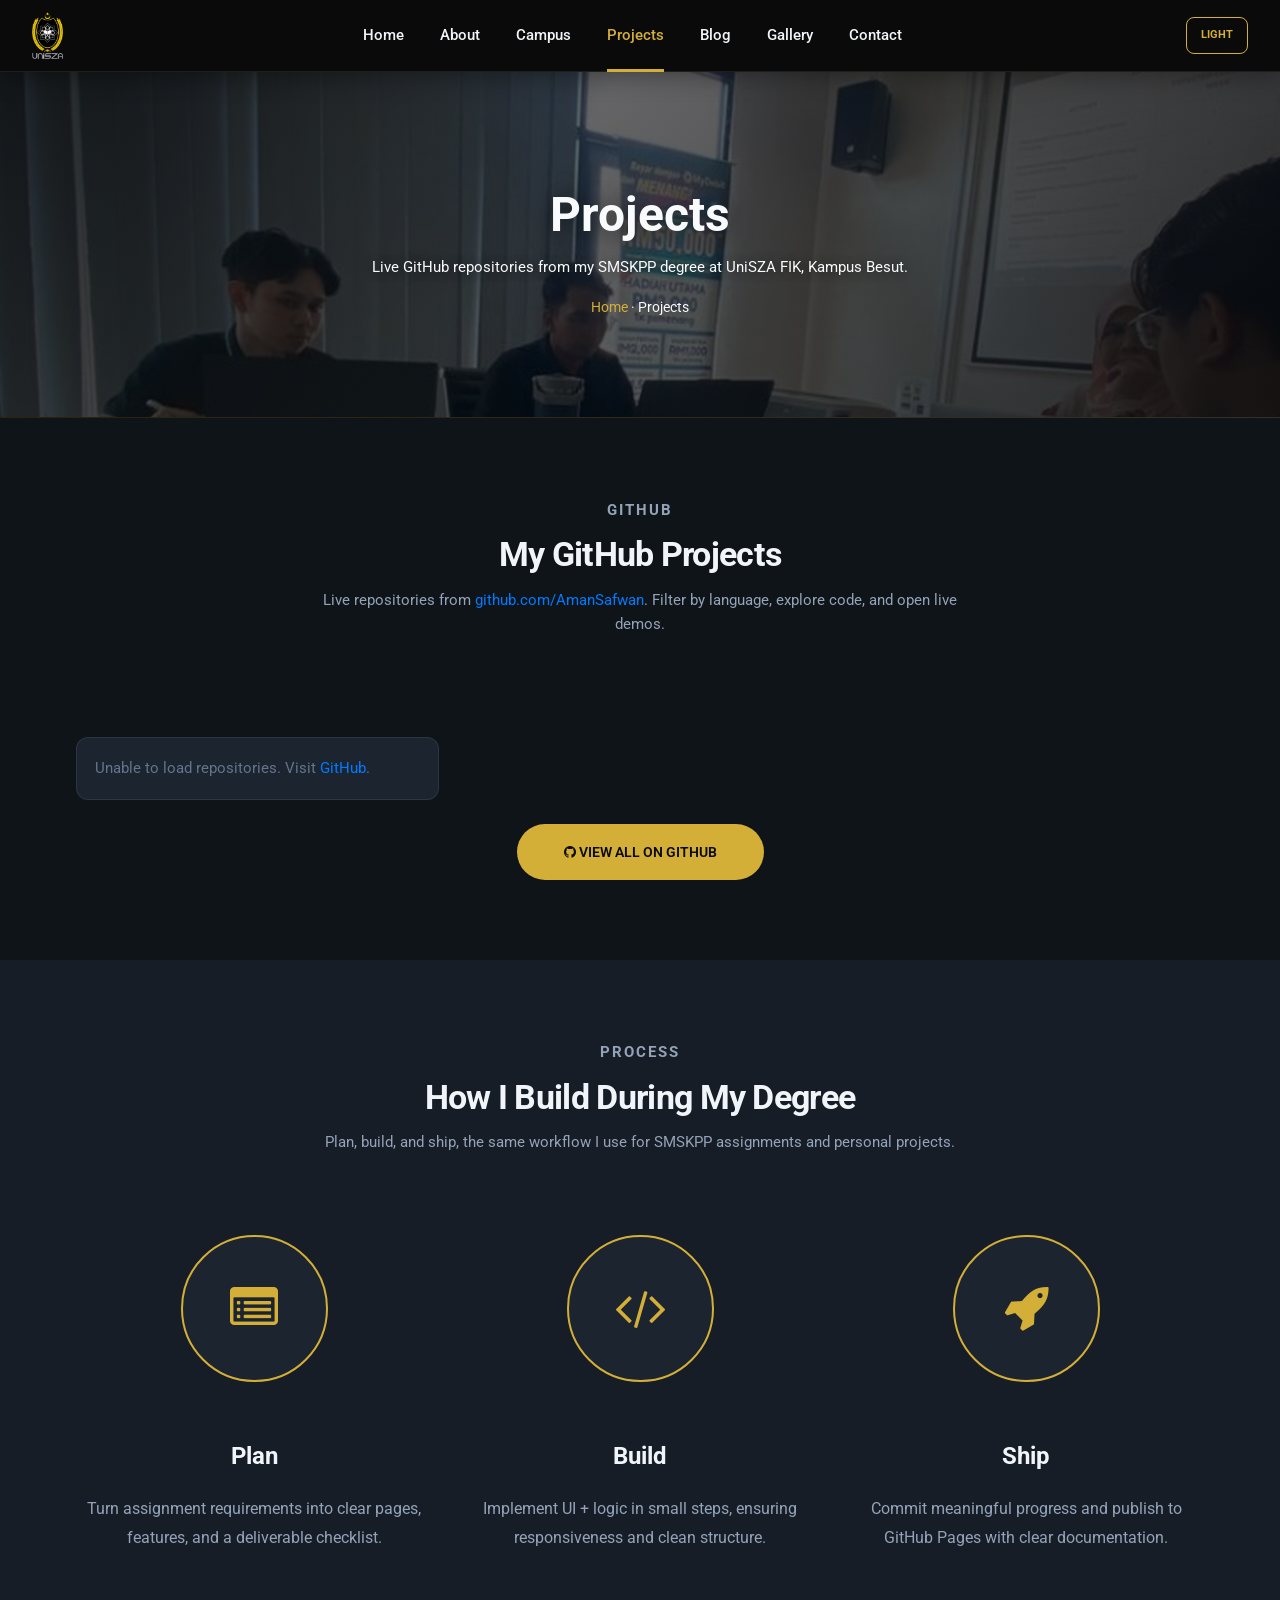
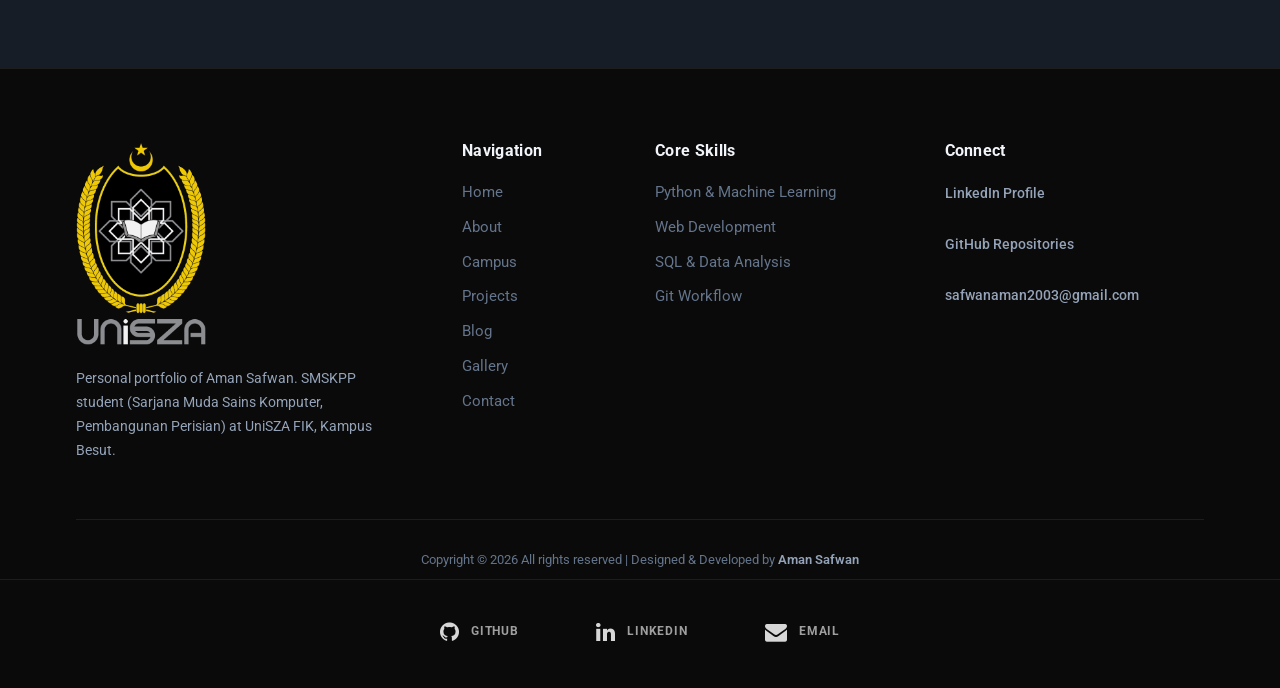
<file: projects.html>
﻿<!DOCTYPE html>
<html lang="en">
<head>
  <meta charset="UTF-8">
  <meta name="viewport" content="width=device-width, initial-scale=1.0, viewport-fit=cover">
  <title>Aman Safwan | Projects</title>
  <meta name="description" content="Projects portfolio of Aman Safwan with outcomes, technologies, and delivery process.">
  <link rel="icon" href="assets/img/brand/favicon.ico" sizes="32x32">
  <link rel="icon" href="assets/img/brand/favicon-32x32.png" type="image/png" sizes="32x32">
  <link rel="icon" href="assets/img/brand/favicon-16x16.png" type="image/png" sizes="16x16">
  <link rel="icon" href="assets/img/brand/favicon-48x48.png" type="image/png" sizes="48x48">
  <link rel="apple-touch-icon" href="assets/img/brand/apple-touch-icon.png" sizes="180x180">
  <link href="https://fonts.googleapis.com/css?family=Roboto:300,400,500,700&display=swap" rel="stylesheet">
  <link rel="stylesheet" href="assets/css/bootstrap.min.css">
  <link rel="stylesheet" href="assets/css/font-awesome.min.css">
  <link rel="stylesheet" href="assets/css/magnific-popup.css">
  <link rel="stylesheet" href="assets/css/owl.carousel.min.css">
  <link rel="stylesheet" href="assets/css/slicknav.min.css">
  <link rel="stylesheet" href="assets/css/style.css">
  <link rel="stylesheet" href="assets/css/theme-unisza.css">
  <link rel="stylesheet" href="assets/css/components.css?v=20260605">
</head>
<body>
  <header class="header-section">
    <a href="index.html" class="site-logo"><img src="assets/img/brand/unisza-logo.png" alt="UniSZA, Universiti Sultan Zainal Abidin"></a>
    <ul class="main-menu">
      <li><a href="index.html">Home</a></li>
      <li><a href="about.html">About</a></li>
      <li><a href="campus.html">Campus</a></li>
      <li><a href="projects.html">Projects</a></li>
      <li><a href="blog.html">Blog</a></li>
      <li><a href="gallery.html">Gallery</a></li>
      <li><a href="contact.html">Contact</a></li>
    </ul>
    <div class="header-add"></div>
  </header>

  <section class="page-hero page-hero--photo page-hero--banner">
    <div class="page-hero-media">
      <img class="page-hero-cover" src="assets/img/banners/projects.png" alt="Collaborative coding and mobile app development session at UniSZA FIK" width="1920" height="520" decoding="async" fetchpriority="high">
    </div>
    <div class="page-hero-shade" aria-hidden="true"></div>
    <div class="container">
      <h2>Projects</h2>
      <p>Live GitHub repositories from my SMSKPP degree at UniSZA FIK, Kampus Besut.</p>
      <div class="breadcrumb-bar"><a href="index.html">Home</a> · Projects</div>
    </div>
  </section>

  <section class="repo-showcase spad">
    <div class="container">
      <div class="section-heading text-center reveal-on-scroll">
        <p class="section-eyebrow">GitHub</p>
        <h2>My GitHub Projects</h2>
        <p>Live repositories from <a class="read-more" href="https://github.com/AmanSafwan" target="_blank" rel="noopener noreferrer">github.com/AmanSafwan</a>. Filter by language, explore code, and open live demos.</p>
      </div>

      <div id="githubStats" class="github-stats-bar reveal-on-scroll" aria-live="polite"></div>

      <div id="repoFilterTabs" class="repo-filter-tabs reveal-on-scroll" role="tablist" aria-label="Filter repositories"></div>

      <div id="repoGrid" class="repo-grid" aria-live="polite">
        <div class="repo-loading"><div class="feed-loading-spinner"></div><p>Loading repositories from GitHub…</p></div>
      </div>

      <div class="text-center mt-4 reveal-on-scroll">
        <a href="https://github.com/AmanSafwan?tab=repositories" target="_blank" rel="noopener noreferrer" class="site-btn"><i class="fa fa-github"></i> View All on GitHub</a>
      </div>
    </div>
  </section>

  <section class="work-steps-section">
    <div class="container">
      <div class="section-heading text-center reveal-on-scroll"><p class="section-eyebrow">Process</p><h2>How I Build During My Degree</h2><p>Plan, build, and ship, the same workflow I use for SMSKPP assignments and personal projects.</p></div>
      <div class="row work-steps">
        <div class="col-md-4"><div class="work-step-box"><div class="ws-icon"><i class="fa fa-list-alt" aria-hidden="true"></i></div><h4>Plan</h4><p>Turn assignment requirements into clear pages, features, and a deliverable checklist.</p></div></div>
        <div class="col-md-4"><div class="work-step-box"><div class="ws-icon"><i class="fa fa-code" aria-hidden="true"></i></div><h4>Build</h4><p>Implement UI + logic in small steps, ensuring responsiveness and clean structure.</p></div></div>
        <div class="col-md-4"><div class="work-step-box"><div class="ws-icon"><i class="fa fa-rocket" aria-hidden="true"></i></div><h4>Ship</h4><p>Commit meaningful progress and publish to GitHub Pages with clear documentation.</p></div></div>
      </div>
    </div>
  </section>

  <footer class="footer-section">
    <div class="container">
      <div class="row">
        <div class="col-lg-4 col-md-6"><div class="footer-widget"><div class="about-widget"><img src="assets/img/brand/unisza-logo.png" alt="UniSZA logo"><p>Personal portfolio of Aman Safwan. SMSKPP student (Sarjana Muda Sains Komputer, Pembangunan Perisian) at UniSZA FIK, Kampus Besut.</p></div></div></div>
        <div class="col-lg-2 col-md-6 col-sm-6"><div class="footer-widget"><h2 class="fw-title">Navigation</h2><ul><li><a href="index.html">Home</a></li><li><a href="about.html">About</a></li><li><a href="campus.html">Campus</a></li><li><a href="projects.html">Projects</a></li><li><a href="blog.html">Blog</a></li><li><a href="gallery.html">Gallery</a></li><li><a href="contact.html">Contact</a></li></ul></div></div>
        <div class="col-lg-3 col-md-6 col-sm-6"><div class="footer-widget"><h2 class="fw-title">Core Skills</h2><ul><li><a href="#">Python &amp; Machine Learning</a></li><li><a href="#">Web Development</a></li><li><a href="#">SQL &amp; Data Analysis</a></li><li><a href="#">Git Workflow</a></li></ul></div></div>
        <div class="col-lg-3 col-md-6"><div class="footer-widget fw-latest-post"><h2 class="fw-title">Connect</h2><div class="latest-news-widget"><div class="ln-item"><div class="ln-text"><h6><a href="https://www.linkedin.com/in/amansafwan" target="_blank" rel="noopener noreferrer">LinkedIn Profile</a></h6></div></div><div class="ln-item"><div class="ln-text"><h6><a href="https://github.com/AmanSafwan" target="_blank" rel="noopener noreferrer">GitHub Repositories</a></h6></div></div><div class="ln-item"><div class="ln-text"><h6><a href="mailto:safwanaman2003@gmail.com">safwanaman2003@gmail.com</a></h6></div></div></div></div></div>
      </div>
      <div class="copyright text-center mt-4"><p>Copyright &copy; <span id="year"></span> All rights reserved | Designed & Developed by <strong>Aman Safwan</strong></p></div>
    </div>
    <div class="social-links-warp"><div class="container"><div class="social-links"><a href="https://github.com/AmanSafwan" target="_blank" rel="noopener noreferrer"><i class="fa fa-github"></i><span>github</span></a><a href="https://www.linkedin.com/in/amansafwan" target="_blank" rel="noopener noreferrer"><i class="fa fa-linkedin"></i><span>linkedin</span></a><a href="mailto:safwanaman2003@gmail.com"><i class="fa fa-envelope"></i><span>email</span></a></div></div></div>
  </footer>

  <script src="assets/js/jquery-3.2.1.min.js"></script>
  <script src="assets/js/bootstrap.min.js"></script>
  <script src="assets/js/jquery.slicknav.js"></script>
  <script src="assets/js/owl.carousel.min.js"></script>
  <script src="assets/js/jquery.magnific-popup.min.js"></script>
  <script src="assets/js/main.js?v=20260605"></script>
</body>
</html>
</file>
<file: assets/css/style.css>
/* ===================================
--------------------------------------
  TheQuest - Gaming Magazine Template
  Version: 1.0
--------------------------------------
======================================*/


/*----------------------------------------*/
/* Template default CSS
/*----------------------------------------*/

html,
body {
	height: 100%;
	font-family: "Roboto", sans-serif;
	-webkit-font-smoothing: antialiased;
	font-smoothing: antialiased;
}

h1,
h2,
h3,
h4,
h5,
h6 {
	margin: 0;
	color: #111111;
	font-weight: 700;
}

h1 {
	font-size: 70px;
}

h2 {
	font-size: 36px;
}

h3 {
	font-size: 30px;
}

h4 {
	font-size: 24px;
}

h5 {
	font-size: 18px;
}

h6 {
	font-size: 16px;
}

p {
	font-size: 16px;
	color: #8c8c8c;
	line-height: 1.8;
}

img {
	max-width: 100%;
}

input:focus,
select:focus,
button:focus,
textarea:focus {
	outline: none;
}

a:hover,
a:focus {
	text-decoration: none;
	outline: none;
}

ul,
ol {
	padding: 0;
	margin: 0;
}

/*---------------------
Helper CSS
 -----------------------*/

.section-title {
	text-align: center;
}

.section-title h2 {
	font-size: 36px;
}

.set-bg {
	background-repeat: no-repeat;
	background-size: cover;
	background-position: center center;
}

.spad {
	padding-top: 106px;
	padding-bottom: 106px;
}

.text-white h1,
.text-white h2,
.text-white h3,
.text-white h4,
.text-white h5,
.text-white h6,
.text-white p,
.text-white span,
.text-white li,
.text-white a {
	color: #fff;
}

/*---------------------
Commom elements
 -----------------------*/

/* buttons */

.site-btn {
	display: inline-block;
	border: none;
	font-size: 14px;
	font-weight: 600;
	min-width: 164px;
	padding: 21px 47px;
	border-radius: 50px;
	text-transform: uppercase;
	background: #10ddb4;
	color: #161616;
	line-height: 1;
	cursor: pointer;
	text-align: center;
}

.site-btn:hover {
	color: #161616;
}

.site-btn.sb-color {
	background: #ff1f56;
	color: #fff;
}

.site-btn.sb-color:hover {
	color: #fff;
}

/* Preloder */

#preloder {
	display: none !important;
	visibility: hidden !important;
	pointer-events: none !important;
	position: fixed;
	width: 0;
	height: 0;
	overflow: hidden;
	z-index: -1;
}

#preloder.is-active {
	pointer-events: none !important;
}

.loader {
	width: 40px;
	height: 40px;
	position: absolute;
	top: 50%;
	left: 50%;
	margin-top: -13px;
	margin-left: -13px;
	border-radius: 60px;
	animation: loader 0.8s linear infinite;
	-webkit-animation: loader 0.8s linear infinite;
}

@keyframes loader {
	0% {
		-webkit-transform: rotate(0deg);
		transform: rotate(0deg);
		border: 4px solid #f44336;
		border-left-color: transparent;
	}
	50% {
		-webkit-transform: rotate(180deg);
		transform: rotate(180deg);
		border: 4px solid #673ab7;
		border-left-color: transparent;
	}
	100% {
		-webkit-transform: rotate(360deg);
		transform: rotate(360deg);
		border: 4px solid #f44336;
		border-left-color: transparent;
	}
}

@-webkit-keyframes loader {
	0% {
		-webkit-transform: rotate(0deg);
		border: 4px solid #f44336;
		border-left-color: transparent;
	}
	50% {
		-webkit-transform: rotate(180deg);
		border: 4px solid #673ab7;
		border-left-color: transparent;
	}
	100% {
		-webkit-transform: rotate(360deg);
		border: 4px solid #f44336;
		border-left-color: transparent;
	}
}

/*------------------
Header section
 ---------------------*/

.header-section {
	position: absolute;
	width: 100%;
	left: 0;
	top: 0;
	background: #353535;
	z-index: 9999;
}

.site-logo {
	display: inline-block;
	padding: 12px 28px 11px;
	background: #111111;
	vertical-align: middle;
}

.site-logo img {
	display: block;
	height: 48px;
	width: auto;
	max-width: 118px;
	object-fit: contain;
}

.main-menu {
	display: inline-block;
	padding-left: 44px;
	position: relative;
	z-index: 99;
	background: #353535;
}

.main-menu li {
	display: inline-block;
}

.main-menu li a {
	position: relative;
	display: block;
	padding: 44px 7px;
	margin-right: 55px;
	font-size: 16px;
	font-weight: 500;
	color: #fff;
}

.main-menu li a:after {
	position: absolute;
	content: "";
	width: 0;
	height: 3px;
	left: 0;
	bottom: 0;
	background: #10ddb4;
	-webkit-transition: all 0.3s;
	transition: all 0.3s;
}

.main-menu li a:hover:after {
	width: 100%;
}

.slicknav_menu {
	display: none;
}

.header-add {
	position: absolute;
	right: 0;
	top: 0;
	width: 43%;
	height: 100%;
	text-align: right;
}

.header-add img {
	height: 100%;
}

.header-badge {
	display: -webkit-box;
	display: -ms-flexbox;
	display: flex;
	-webkit-box-align: center;
	-ms-flex-align: center;
	align-items: center;
	-webkit-box-pack: end;
	-ms-flex-pack: end;
	justify-content: flex-end;
	padding-right: 24px;
}

.header-badge span {
	display: inline-block;
	background: rgba(16, 221, 180, 0.15);
	border: 1px solid #10ddb4;
	color: #10ddb4;
	padding: 8px 14px;
	border-radius: 999px;
	font-size: 12px;
	font-weight: 700;
	letter-spacing: 0.4px;
}

/*------------------
   Hero-section
 ---------------------*/

.hero-item {
	height: 804px;
	display: -webkit-box;
	display: -ms-flexbox;
	display: flex;
	-webkit-box-align: center;
	-ms-flex-align: center;
	align-items: center;
	-webkit-box-pack: center;
	-ms-flex-pack: center;
	justify-content: center;
	text-align: center;
	position: relative;
	padding-top: 140px;
}

.hero-item:after {
	position: absolute;
	content: "";
	width: 100%;
	height: 100%;
	left: 0;
	top: 0;
	background: #0d0d11;
	opacity: 0.74;
	z-index: 1;
}

.hero-item .container {
	position: relative;
	z-index: 9;
}

.hero-item h2 {
	font-size: 96px;
	font-weight: 700;
	color: #fff;
	margin-bottom: 15px;
}

.hero-item p {
	font-size: 20px;
	margin-bottom: 35px;
}

.hero-item .site-btn,
.hero-item p,
.hero-item h2 {
	position: relative;
	top: 50px;
	opacity: 0;
}

.hero-slider .owl-item.active .hero-item h2,
.hero-slider .owl-item.active .hero-item p,
.hero-slider .owl-item.active .hero-item .site-btn {
	top: 0;
	opacity: 1;
}

.hero-slider .owl-item.active .hero-item h2 {
	-webkit-transition: all 0.5s ease 0.4s;
	transition: all 0.5s ease 0.4s;
}

.hero-slider .owl-item.active .hero-item p {
	-webkit-transition: all 0.5s ease 0.6s;
	transition: all 0.5s ease 0.6s;
}

.hero-slider .owl-item.active .hero-item .site-btn {
	-webkit-transition: all 0.5s ease 0.8s;
	transition: all 0.5s ease 0.8s;
}

.slider-progress-bar {
	position: absolute;
	width: 100%;
	bottom: 0;
	left: 0;
}

.slider-progress-bar .progress {
	height: 4px;
	background: #10ddb4;
	-webkit-animation: sliderProgressBar ease;
	animation: sliderProgressBar ease;
}

.my-slider:hover .slider-progress-bar .progress {
	-webkit-animation-play-state: paused;
	animation-play-state: paused;
}

@-webkit-keyframes sliderProgressBar {
	0% {
		width: 0%;
	}
	100% {
		width: 100%;
	}
}

@keyframes sliderProgressBar {
	0% {
		width: 0%;
	}
	100% {
		width: 100%;
	}
}

/*------------------
   Blog-section
 ---------------------*/

.blog-section {
	background: #1c1c1c;
}

.blog-section .blog-posts {
	margin-bottom: -70px;
}

.blog-post {
	margin-bottom: 70px;
}

.blog-post img {
	margin-bottom: 34px;
	min-width: 100%;
}

.blog-post .post-date {
	display: inline-block;
	font-size: 14px;
	font-weight: 700;
	padding: 3px 16px;
	margin-bottom: 25px;
	background: #10ddb4;
}

.blog-post h3 {
	color: #fff;
	margin-bottom: 10px;
}

.blog-post h4 {
	color: #fff;
	margin-bottom: 10px;
}

.blog-post .post-metas {
	margin-bottom: 30px;
}

.blog-post .post-metas .post-meta {
	position: relative;
	display: inline-block;
	color: #8c8c8c;
	font-size: 14px;
	padding-right: 15px;
	margin-right: 14px;
	margin-bottom: 5px;
}

.blog-post .post-metas .post-meta:after {
	position: absolute;
	content: "|";
	right: 0;
	top: 0;
	color: #8c8c8c;
	font-size: 14px;
}

.blog-post .post-metas .post-meta:last-child {
	margin-right: 0;
	padding-right: 0;
}

.blog-post .post-metas .post-meta:last-child:after {
	display: none;
}

.blog-post .post-metas a {
	color: #ffea00;
}

.blog-post .read-more {
	font-size: 14px;
	font-weight: 700;
	color: #10ddb4;
}

.blog-post.featured-post,
.blog-post.review-post,
.blog-post.single-post {
	margin-bottom: 80px;
}

.blog-post.featured-post p,
.blog-post.review-post p,
.blog-post.single-post p {
	margin-bottom: 40px;
}

.blog-post.featured-post .post-metas a,
.blog-post.review-post .post-metas a,
.blog-post.single-post .post-metas a {
	color: #10ddb4;
}

.blog-post.review-post .post-metas {
	margin-bottom: 5px;
}

.blog-post.review-post .rating {
	font-size: 17px;
	color: #ffd200;
	margin-bottom: 30px;
}

.blog-post.review-post .rating i {
	display: inline-block;
	margin-right: 4px;
}

.sb-widget {
	margin-bottom: 75px;
}

.sb-widget:last-child {
	margin-bottom: 0;
}

.sb-widget .sb-title {
	font-size: 18px;
	font-weight: 700;
	color: #fff;
	margin-bottom: 60px;
}

.sb-widget .sb-search input {
	width: 100%;
	height: 53px;
	font-size: 14px;
	font-style: italic;
	padding: 0 32px;
	border: none;
	border-bottom: 3px solid #10ddb4;
}

.sb-cata-list {
	list-style: none;
}

.sb-cata-list li {
	display: block;
	overflow: hidden;
	margin-bottom: 13px;
}

.sb-cata-list li a {
	display: block;
	color: #8c8c8c;
	font-size: 16px;
}

.sb-cata-list li span {
	float: right;
	display: inline-block;
	min-width: 25px;
	height: 25px;
	font-size: 11px;
	color: #1c1c1c;
	border-radius: 35px;
	background: #fff;
	text-align: center;
	padding: 5px 5px 0;
}

.sb-cata-list li:nth-child(1) span {
	background: #10ddb4;
}

.sb-cata-list li:nth-child(2) span {
	background: #ff1980;
}

.sb-cata-list li:nth-child(3) span {
	background: #ffe119;
}

.sb-cata-list li:nth-child(4) span {
	background: #5da9e4;
}

.sb-cata-list li:nth-child(5) span {
	background: #bd9bd2;
}

.sb-cata-list li:nth-child(6) span {
	background: #f89843;
}

.sb-cata-list li:last-child a {
	margin-bottom: 0;
}

.latest-news-widget .ln-item {
	margin-bottom: 29px;
	position: relative;
}

.latest-news-widget .ln-item:last-child {
	margin-bottom: 0;
}

.latest-news-widget .ln-item img {
	width: 85px;
	height: 85px;
	float: left;
	margin-right: 27px;
}

.latest-news-widget .ln-text {
	overflow: hidden;
}

.latest-news-widget .ln-text .ln-date {
	display: inline-block;
	font-size: 14px;
	font-weight: 700;
	padding: 1px 5px;
	margin-bottom: 10px;
	background: #10ddb4;
}

.latest-news-widget .ln-text h6 {
	font-size: 14px;
	font-weight: 500;
	color: #fff;
	margin-bottom: 5px;
}

.latest-news-widget .ln-text .ln-metas .ln-meta {
	position: relative;
	display: inline-block;
	color: #8c8c8c;
	font-size: 12px;
	padding-right: 13px;
	margin-right: 10px;
	margin-bottom: 5px;
}

.latest-news-widget .ln-text .ln-metas .ln-meta:after {
	position: absolute;
	content: "|";
	right: 0;
	top: 0;
	color: #8c8c8c;
	font-size: 14px;
}

.latest-news-widget .ln-text .ln-metas .ln-meta:last-child {
	margin-right: 0;
	padding-right: 0;
}

.latest-news-widget .ln-text .ln-metas .ln-meta:last-child:after {
	display: none;
}

.latest-news-widget .ln-text .ln-metas a {
	color: #ffea00;
}

.latest-news-widget.top-five .ln-index {
	position: absolute;
	left: 19px;
	top: -25px;
	width: 45px;
	height: 45px;
	font-size: 18px;
	font-weight: 700;
	color: #fff;
	background: #10ddb4;
	border-radius: 50%;
	display: -webkit-box;
	display: -ms-flexbox;
	display: flex;
	-webkit-box-align: center;
	-ms-flex-align: center;
	align-items: center;
	-webkit-box-pack: center;
	-ms-flex-pack: center;
	justify-content: center;
}

.latest-news-widget.top-five .ln-item {
	margin-bottom: 59px;
}

.latest-news-widget.top-five .ln-item:nth-child(1) .ln-index {
	background: #ff5581;
}

.latest-news-widget.top-five .ln-item:nth-child(2) .ln-index {
	background: #10ddb4;
}

.latest-news-widget.top-five .ln-item:nth-child(3) .ln-index {
	background: #5da9e4;
}

.latest-news-widget.top-five .ln-item:nth-child(4) .ln-index {
	background: #ffe119;
}

.latest-news-widget.top-five .ln-item:nth-child(5) .ln-index {
	background: #bd9bd2;
}

.latest-news-widget.top-five .ln-item:last-child {
	margin-bottom: 0;
}

.latest-comments-widget .lc-item {
	margin-bottom: 23px;
}

.latest-comments-widget .lc-item:last-child {
	margin-bottom: 0;
}

.latest-comments-widget .lc-item img {
	float: left;
	width: 55px;
	height: 55px;
	border-radius: 50%;
	margin-right: 24px;
}

.latest-comments-widget .lc-text {
	overflow: hidden;
}

.latest-comments-widget .lc-text h6 {
	color: #fff;
	font-size: 16px;
	font-weight: 500;
	margin-bottom: 8px;
}

.latest-comments-widget .lc-text span {
	color: #8c8c8c;
	font-size: 14px;
	font-weight: 400;
	display: inline-block;
	padding: 0 5px;
}

.latest-comments-widget .lc-text a {
	color: #10ddb4;
	font-size: 14px;
	font-weight: 400;
}

.latest-comments-widget .lc-date {
	color: #a5a4a4;
	font-weight: 700;
	font-size: 12px;
}

/* ------------------
Blog list section
 ---------------------*/

.blog-list-section {
	background: #222222;
}

.small-blog-list .sb-item {
	margin-bottom: 43px;
	position: relative;
}

.small-blog-list .sb-item:last-child {
	margin-bottom: 0;
}

.small-blog-list .sb-item img {
	width: 166px;
	float: left;
	margin-right: 27px;
}

.small-blog-list .sb-text {
	overflow: hidden;
}

.small-blog-list .sb-text .sb-date {
	display: inline-block;
	font-size: 14px;
	font-weight: 700;
	padding: 1px 10px;
	margin-bottom: 10px;
	background: #10ddb4;
}

.small-blog-list .sb-text h6 {
	font-size: 18px;
	font-weight: 500;
	color: #fff;
	margin-bottom: 5px;
}

.small-blog-list .sb-text .sb-metas {
	margin-bottom: 10px;
}

.small-blog-list .sb-text .sb-metas .sb-meta {
	position: relative;
	display: inline-block;
	color: #8c8c8c;
	font-size: 12px;
	padding-right: 13px;
	margin-right: 10px;
	margin-bottom: 5px;
}

.small-blog-list .sb-text .sb-metas .sb-meta:after {
	position: absolute;
	content: "|";
	right: 0;
	top: 0;
	color: #8c8c8c;
	font-size: 14px;
}

.small-blog-list .sb-text .sb-metas .sb-meta:last-child {
	margin-right: 0;
	padding-right: 0;
}

.small-blog-list .sb-text .sb-metas .sb-meta:last-child:after {
	display: none;
}

.small-blog-list .sb-text .sb-metas a {
	color: #ffea00;
}

.small-blog-list .sb-text p {
	margin-bottom: 0;
}

/* ----------------
Video section
 ---------------------*/

.video-section {
	padding: 70px 0;
	background: #2d2d2d;
	text-align: center;
}

.video-logo {
	margin-bottom: 40px;
}

.video-logo p {
	padding-top: 10px;
	margin-bottom: 0;
}

.video-popup-warp {
	position: relative;
}

.video-popup-warp .video-play {
	display: block;
	position: absolute;
	width: 100px;
	height: 56px;
	padding-top: 9px;
	border-radius: 50px;
	top: calc(50% - 28px);
	left: calc(50% - 50px);
	font-size: 26px;
	color: #fff;
	background: #ff2260;
}

/* ----------------
Footer section
 ---------------------*/

.footer-section {
	background: #000000;
	padding-top: 73px;
}

.footer-widget {
	margin-bottom: 40px;
}

.footer-widget .fw-title {
	font-size: 18px;
	font-weight: 700;
	color: #fff;
	padding-top: 42px;
	margin-bottom: 44px;
}

.footer-widget .about-widget img {
	margin-bottom: 28px;
	max-width: 110px;
	height: auto;
	display: block;
}

.footer-widget ul {
	list-style: none;
}

.footer-widget ul li {
	display: block;
}

.footer-widget ul li a {
	display: inline-block;
	color: #8c8c8c;
	font-size: 16px;
	margin-bottom: 10px;
}

.footer-widget.fw-latest-post .fw-title {
	margin-bottom: 25px;
}

.copyright {
	color: #8c8c8c;
	font-size: 16px;
	padding: 35px 0 30px;
}

.copyright a {
	color: #8c8c8c;
}

.copyright a:hover {
	color: #10ddb4;
}

.copyright i {
	color: #a51111;
}

.social-links-warp {
	border-top: 1px solid #363636;
	padding: 45px 0;
}

.social-links a {
	margin-right: 104px;
	display: inline-block;
}

.social-links a:last-child {
	margin-right: 0;
}

.social-links a i {
	font-size: 30px;
	color: #d7d7d7;
	float: left;
	margin-right: 19px;
	overflow: hidden;
	-webkit-transition: all 0.3s;
	transition: all 0.3s;
}

.social-links a span {
	display: inline-block;
	font-size: 12px;
	font-weight: 600;
	text-transform: uppercase;
	color: #9f9fa0;
	padding-top: 10px;
	-webkit-transition: all 0.3s;
	transition: all 0.3s;
}

.social-links a:hover i {
	color: #10ddb4;
}

.main-menu li a.active:after {
	width: 100%;
}

.main-menu li a.active {
	color: #10ddb4;
}

.header-add {
	display: none;
}

.theme-toggle {
	position: absolute;
	right: 20px;
	top: 30px;
	padding: 10px 14px;
	border-radius: 20px;
	border: 1px solid #10ddb4;
	background: transparent;
	color: #10ddb4;
	font-size: 12px;
	font-weight: 700;
	text-transform: uppercase;
	cursor: pointer;
	z-index: 10000;
}

.site-btn {
	-webkit-transition: all 0.25s ease;
	transition: all 0.25s ease;
}

.site-btn:hover {
	-webkit-transform: translateY(-2px);
	transform: translateY(-2px);
	-webkit-box-shadow: 0 12px 25px rgba(16, 221, 180, 0.25);
	box-shadow: 0 12px 25px rgba(16, 221, 180, 0.25);
}

.read-more {
	-webkit-transition: color 0.2s ease;
	transition: color 0.2s ease;
}

.read-more:hover {
	color: #10ddb4;
}

.portfolio-section {
	background: #111111;
}

.portfolio-grid {
	display: grid;
	grid-template-columns: repeat(3, 1fr);
	gap: 20px;
}

.portfolio-card {
	background: #202020;
	border: 1px solid #2c2c2c;
	padding: 28px;
	border-radius: 12px;
	transition: transform 0.25s ease, border-color 0.25s ease;
}

.portfolio-card:hover {
	transform: translateY(-6px);
	border-color: #10ddb4;
}

.portfolio-card h3 {
	color: #fff;
	margin-bottom: 12px;
}

.portfolio-card p {
	margin-bottom: 15px;
}

.portfolio-card,
.characters-box,
.work-step-box,
.sb-widget {
	border-radius: 12px;
}

.repo-intro {
	color: #8c8c8c;
	margin-bottom: 25px;
}

.degree-checklist {
	margin-top: 18px;
	margin-bottom: 0;
	padding-left: 18px;
	color: #8c8c8c;
}

.degree-checklist li {
	margin-bottom: 10px;
}

.repo-grid {
	display: grid;
	grid-template-columns: repeat(3, 1fr);
	gap: 20px;
}

.repo-loading {
	color: #8c8c8c;
	background: rgba(255, 255, 255, 0.03);
	border: 1px solid #2b2b2b;
	padding: 18px;
	border-radius: 12px;
}

.repo-card {
	background: #1a1a1a;
	border: 1px solid #2b2b2b;
	padding: 20px;
	border-radius: 12px;
	height: 100%;
	display: -webkit-box;
	display: -ms-flexbox;
	display: flex;
	-webkit-box-orient: vertical;
	-webkit-box-direction: normal;
	-ms-flex-direction: column;
	flex-direction: column;
	-webkit-transition: all 0.2s ease;
	transition: all 0.2s ease;
}

.repo-card:hover {
	border-color: #10ddb4;
	-webkit-transform: translateY(-4px);
	transform: translateY(-4px);
}

.repo-card h4 {
	color: #fff;
	margin-bottom: 10px;
}

.repo-card h4 a {
	color: #fff;
}

.repo-card p {
	margin-bottom: 16px;
}

.repo-top {
	display: -webkit-box;
	display: -ms-flexbox;
	display: flex;
	-webkit-box-pack: justify;
	-ms-flex-pack: justify;
	justify-content: space-between;
	gap: 10px;
}

.repo-meta {
	display: -webkit-box;
	display: -ms-flexbox;
	display: flex;
	gap: 10px;
	-webkit-box-align: center;
	-ms-flex-align: center;
	align-items: center;
	color: #8c8c8c;
	font-size: 12px;
	white-space: nowrap;
}

.repo-lang {
	border: 1px solid rgba(16, 221, 180, 0.35);
	padding: 3px 8px;
	border-radius: 999px;
}

.repo-stars i {
	color: #ffd200;
}

.repo-bottom {
	margin-top: auto;
	display: -webkit-box;
	display: -ms-flexbox;
	display: flex;
	-webkit-box-pack: justify;
	-ms-flex-pack: justify;
	justify-content: space-between;
	-webkit-box-align: center;
	-ms-flex-align: center;
	align-items: center;
	gap: 10px;
}

.repo-updated {
	font-size: 12px;
	color: rgba(140, 140, 140, 0.85);
}

.portfolio-card,
.characters-box {
	height: 100%;
	display: -webkit-box;
	display: -ms-flexbox;
	display: flex;
	-webkit-box-orient: vertical;
	-webkit-box-direction: normal;
	-ms-flex-direction: column;
	flex-direction: column;
}

.characters-box {
	background: #1a1a1a;
	border: 1px solid #2b2b2b;
	padding: 20px;
}

.characters-box h4,
.characters-box p {
	margin-bottom: 14px;
}

.characters-box:hover {
	border-color: #10ddb4;
	-webkit-transform: translateY(-4px);
	transform: translateY(-4px);
	-webkit-transition: all 0.2s ease;
	transition: all 0.2s ease;
}

.contact-card {
	background: #111111;
	border: 1px solid #2d2d2d;
	border-radius: 12px;
	padding: 26px;
}

.social-links {
	display: -webkit-box;
	display: -ms-flexbox;
	display: flex;
	-webkit-box-pack: center;
	-ms-flex-pack: center;
	justify-content: center;
	-webkit-box-align: center;
	-ms-flex-align: center;
	align-items: center;
	-ms-flex-wrap: wrap;
	flex-wrap: wrap;
	gap: 36px;
}

.social-links a {
	margin-right: 0;
	display: -webkit-inline-box;
	display: -ms-inline-flexbox;
	display: inline-flex;
	-webkit-box-align: center;
	-ms-flex-align: center;
	align-items: center;
}

.social-links-warp {
	border-top: 1px solid #363636;
	padding: 30px 0 40px;
}

.form-status {
	margin-top: 20px;
	font-size: 14px;
}

.form-status.success {
	color: #10ddb4;
}

.form-status.error {
	color: #ff5a72;
}

.scroll-top-btn {
	position: fixed;
	right: 20px;
	bottom: 24px;
	width: 44px;
	height: 44px;
	border: 1px solid #10ddb4;
	background: #111111;
	color: #10ddb4;
	border-radius: 50%;
	cursor: pointer;
	opacity: 0;
	visibility: hidden;
	-webkit-transform: translateY(10px);
	transform: translateY(10px);
	-webkit-transition: all 0.25s ease;
	transition: all 0.25s ease;
	z-index: 999;
}

.scroll-top-btn.visible {
	opacity: 1;
	visibility: visible;
	-webkit-transform: translateY(0);
	transform: translateY(0);
}

.scroll-top-btn:hover {
	background: #10ddb4;
	color: #0f172a;
}

body.light-theme {
	background: #f4f6f8;
}

body.light-theme .header-section,
body.light-theme .main-menu,
body.light-theme .blog-section,
body.light-theme .characters-section,
body.light-theme .characters-boxes-section,
body.light-theme .work-steps-section,
body.light-theme .game-section,
body.light-theme .blog-list-section,
body.light-theme .footer-section {
	background: #ffffff;
}

body.light-theme .page-top-section:after,
body.light-theme .hero-item:after {
	background: #0b1120;
	opacity: 0.45;
}

body.light-theme h1,
body.light-theme h2,
body.light-theme h3,
body.light-theme h4,
body.light-theme h5,
body.light-theme h6 {
	color: #111111;
}

body.light-theme p,
body.light-theme .post-meta,
body.light-theme .sb-cata-list li a,
body.light-theme .copyright {
	color: #444444;
}

body.light-theme .main-menu li a {
	color: #111111;
}

body.light-theme .portfolio-card {
	background: #f8fafc;
	border-color: #d8e0e8;
}

body.light-theme .blog-post h3,
body.light-theme .blog-post h4,
body.light-theme .character-info h2,
body.light-theme .character-info h5,
body.light-theme .game-title h2,
body.light-theme .work-step-box h4,
body.light-theme .footer-widget .fw-title,
body.light-theme .latest-news-widget .ln-text h6,
body.light-theme .social-links a i,
body.light-theme .social-links a span {
	color: #0f172a;
}

body.light-theme .blog-post,
body.light-theme .characters-box,
body.light-theme .work-step-box,
body.light-theme .latest-news-widget .ln-item,
body.light-theme .footer-widget,
body.light-theme .contact-card {
	border-color: #d8e0e8;
}

body.light-theme .characters-box,
body.light-theme .contact-card,
body.light-theme .work-step-box,
body.light-theme .sb-widget {
	background: #f8fafc;
	border: 1px solid #d8e0e8;
}

body.light-theme .repo-card,
body.light-theme .repo-loading {
	background: #ffffff;
	border-color: #d8e0e8;
}

body.light-theme .repo-card h4,
body.light-theme .repo-card h4 a {
	color: #0f172a;
}

body.light-theme .repo-meta,
body.light-theme .repo-updated,
body.light-theme .repo-intro {
	color: #475569;
}

body.light-theme .repo-lang {
	border-color: rgba(14, 165, 233, 0.55);
}

body.light-theme .characters-box h4,
body.light-theme .work-step-box h4,
body.light-theme .latest-news-widget .ln-text h6,
body.light-theme .blog-post .post-metas .post-meta,
body.light-theme .footer-widget ul li a,
body.light-theme .character-info .cp-item h4 {
	color: #334155;
}

body.light-theme .blog-post .post-date,
body.light-theme .latest-news-widget .ln-text .ln-date,
body.light-theme .sb-cata-list li span {
	color: #0f172a;
}

body.light-theme .hero-item p,
body.light-theme .hero-item h2,
body.light-theme .page-top-section h2 {
	color: #ffffff;
}

body.light-theme .theme-toggle {
	background: #ffffff;
	border-color: #0ea5e9;
	color: #0f172a;
}

body.light-theme .scroll-top-btn {
	background: #ffffff;
	color: #0f172a;
	border-color: #0ea5e9;
}

body.light-theme .social-links a i,
body.light-theme .social-links a span {
	color: #334155;
}

body.light-theme .social-links a:hover i,
body.light-theme .social-links a:hover span {
	color: #10ddb4;
}

body.light-theme .characters-box img,
body.light-theme .blog-post img {
	border-radius: 10px;
}

body.light-theme .site-btn {
	color: #0f172a;
}

body.light-theme .social-links-warp {
	border-top-color: #d8e0e8;
}

body.light-theme .comment-form input,
body.light-theme .comment-form textarea {
	background: #ffffff;
	border: 1px solid #d8e0e8;
	color: #0f172a;
}

body.light-theme .comment-form input:focus,
body.light-theme .comment-form textarea:focus {
	border-color: #10ddb4;
}

/* ----------------
Other pages
 ---------------------*/

.page-top-section {
	height: 423px;
	position: relative;
	padding-top: 210px;
	text-align: center;
}

.page-top-section:after {
	position: absolute;
	content: "";
	width: 100%;
	height: 100%;
	left: 0;
	top: 0;
	background: #0d0d11;
	opacity: 0.74;
	z-index: 1;
}

.page-top-section .container {
	position: relative;
	z-index: 99;
}

.page-top-section h2 {
	position: relative;
	font-size: 72px;
	color: #fff;
	padding-bottom: 10px;
}

.page-top-section h2:after {
	position: absolute;
	content: "";
	width: 70px;
	height: 4px;
	bottom: 0;
	left: calc(50% - 35px);
	background: #10ddb4;
}

.site-pagination a {
	display: inline-block;
	font-size: 14px;
	color: #fff;
	font-weight: 500;
}

.site-pagination a.sp-next,
.site-pagination a.sp-prev {
	color: #8c8c8c;
	margin-right: 10px;
}

.site-pagination a.sp-next {
	margin-right: 0;
	margin-left: 10px;
}

.site-pagination a.active {
	color: #10ddb4;
}

/* ----------------
Single Post page
 ---------------------*/

.blog-post.single-post {
	margin-bottom: 0;
}

.blog-post.single-post p {
	margin-bottom: 30px;
}

.comments {
	padding-top: 50px;
}

.comments h5 {
	color: #fff;
	margin-bottom: 45px;
}

.comments-list {
	list-style: none;
	padding-top: 25px;
	padding-bottom: 25px;
}

.comments-list li {
	margin-bottom: 40px;
}

.comments-list img {
	float: left;
	margin-right: 28px;
	width: 55px;
	height: 55px;
	border-radius: 50%;
	min-width: auto;
}

.comments-list .comment-text {
	overflow: hidden;
}

.comments-list .comment-text h6 {
	color: #fff;
	font-weight: 500;
	margin-bottom: 5px;
}

.comments-list .comment-text .reply {
	padding-left: 7px;
	font-size: 14px;
	color: #10ddb4;
}

.comments-list .comment-text .comment-date {
	font-size: 12px;
	font-weight: 700;
	color: #a5a4a4;
	margin-bottom: 15px;
}

.comments-list .comment-text p {
	margin-bottom: 0;
}

.comment-form input,
.comment-form textarea {
	width: 100%;
	height: 53px;
	padding: 0 34px;
	margin-bottom: 34px;
	font-size: 14px;
	font-style: italic;
	color: #242424;
	border: none;
	border-bottom: 3px solid transparent;
}

.comment-form input:focus,
.comment-form textarea:focus {
	border-bottom-color: #10ddb4;
}

.comment-form textarea {
	height: 240px;
	resize: none;
	padding: 20px 34px 15px;
	margin-bottom: 31px;
}

/* ----------------
Responsive
 ---------------------*/

.characters-section {
	padding: 144px 0 118px;
	overflow: hidden;
	position: relative;
}

.character-info img {
	margin-bottom: 3px;
}

.character-info h2 {
	font-size: 48px;
	color: #fff;
	margin-bottom: 15px;
}

.character-info h5 {
	color: #fff;
	margin-bottom: 9px;
}

.character-info p {
	padding-top: 30px;
	margin-bottom: 40px;
}

.circle-progress {
	text-align: center;
	display: block;
	position: relative;
	margin-bottom: 5px;
}

.circle-progress canvas {
	-webkit-transform: rotate(90deg);
	transform: rotate(90deg);
}

.circle-progress .progress-value {
	position: absolute;
	width: 100%;
	top: 50%;
	margin-top: -12px;
}

.cp-item {
	display: inline-block;
	text-align: center;
	margin-right: 50px;
	margin-left: 10px;
	margin-bottom: 40px;
}

.cp-item h3 {
	font-size: 14px;
	font-weight: 400;
	color: #10ddb4;
}

.cp-item h4 {
	font-size: 14px;
	font-weight: 400;
	color: #8c8c8c;
}

.character-img {
	position: absolute;
}

.character-one {
	background: #1c1c1c;
}

.character-one .character-img {
	bottom: -180px;
	right: 0;
	width: 42%;
	text-align: right;
}

.character-two {
	background: #2d2d2d;
}

.character-two .character-img {
	bottom: -285px;
	left: 0;
	width: 68%;
}

.character-three {
	background: #000;
	background: #1c1c1c;
}

.character-three .character-img {
	bottom: 0;
	right: 0;
	width: 50%;
	text-align: right;
}

.character-four {
	background: #2d2d2d;
}

.character-four .character-img {
	bottom: -145px;
	left: 0;
	width: 50%;
}

.banner-section {
	padding: 90px 0 80px;
}

.banner-text {
	max-width: 550px;
	text-align: center;
	margin: 0 auto;
}

.banner-text .banner-logo {
	margin-bottom: 38px;
}

.banner-text .banner-logo h6 {
	margin-bottom: 25px;
}

.banner-text p {
	margin-bottom: 45px;
}

/* ------------
Game Page
 ---------------*/

.game-section {
	background: #1c1c1c;
	padding: 118px 0 60px;
	overflow: hidden;
}

.game-title {
	margin-bottom: 75px;
}

.game-title h2 {
	font-size: 48px;
	color: #fff;
	padding-top: 5px;
}

.about-game .rating {
	font-size: 17px;
	color: #ffd200;
	margin-bottom: 30px;
	padding-top: 5px;
}

.about-game .rating i {
	display: inline-block;
	margin-right: 4px;
}

.about-game p {
	margin-bottom: 70px;
}

.about-game-img {
	text-align: center;
	width: 570px;
	position: relative;
	top: -30px;
}

.characters-boxes-section {
	background: #000000;
	padding: 113px 0 90px;
}

.characters-box {
	margin-bottom: 30px;
}

.characters-box img {
	margin-bottom: 35px;
	min-width: 100%;
}

.characters-box h4 {
	color: #fff;
	margin-bottom: 20px;
}

.characters-box p {
	margin-bottom: 25px;
}

.characters-box .rm {
	color: #10ddb4;
	font-size: 16px;
	font-weight: 700;
	font-style: italic;
}

.work-steps-section {
	background: #1c1c1c;
	padding: 118px 0 120px;
	overflow: hidden;
}

.work-steps {
	position: relative;
}

.work-steps:after {
	position: absolute;
	content: "";
	max-width: 1127px;
	width: 100%;
	height: 152px;
	left: 25px;
	top: 25px;
	background-image: url("../img/work-line.png");
	background-repeat: no-repeat;
	background-size: contain;
}

.work-step-box {
	text-align: center;
	padding-top: 40px;
	position: relative;
	z-index: 2;
}

.work-step-box .ws-icon {
	width: 147px;
	height: 147px;
	margin: 0 auto 60px;
	display: -webkit-box;
	display: -ms-flexbox;
	display: flex;
	-webkit-box-align: center;
	-ms-flex-align: center;
	align-items: center;
	-webkit-box-pack: center;
	-ms-flex-pack: center;
	justify-content: center;
	background: #000;
	border: 2px solid #10ddb4;
	border-radius: 50%;
}

.work-step-box .ws-icon .fa {
	font-size: 48px;
	color: #10ddb4;
}

.work-step-box h4 {
	color: #fff;
	margin-bottom: 25px;
}

.work-step-box p {
	margin-bottom: 35px;
}

.work-step-box ul {
	list-style: none;
}

.work-step-box ul li {
	font-size: 16px;
	color: rgba(140, 140, 140, 0.5);
	margin-bottom: 15px;
}

.work-step-box ul li img {
	margin-right: 12px;
}

.testimonials-section {
	padding: 125px 0;
	background: #222222;
	overflow: hidden;
}

.testimonial-slider {
	margin: 0 -39px;
	width: auto;
}

.testimonial-slider .owl-dots {
	position: absolute;
	right: 35px;
	bottom: 20px;
}

.testimonial-slider .owl-dots .owl-dot {
	width: 9px;
	height: 9px;
	background: #7a7e7d;
	border-radius: 50%;
	display: -webkit-inline-box;
	display: -ms-inline-flexbox;
	display: inline-flex;
	margin-right: 11px;
}

.testimonial-slider .owl-dots .owl-dot:last-child {
	margin-right: 0;
}

.testimonial-slider .owl-dots .owl-dot.active {
	background: #10ddb4;
}

.owl-item.active .testimonial-info {
	opacity: 1;
	padding-left: 39px;
	-webkit-transition: all 0.4s ease 0.6s;
	transition: all 0.4s ease 0.6s;
}

.testimonial-text {
	background: #fff;
	padding: 48px 115px 55px 78px;
	margin-bottom: 41px;
	position: relative;
}

.testimonial-text:after {
	position: absolute;
	content: "";
	left: 46px;
	bottom: -2px;
	width: 50px;
	height: 45px;
	background: #fff;
	-webkit-transform: rotate(50deg) skew(10deg);
	transform: rotate(50deg) skew(10deg);
}

.testimonial-text .test-date {
	display: inline-block;
	width: 143px;
	height: 37px;
	padding-top: 8px;
	margin-bottom: 45px;
	margin-left: -10px;
	text-align: center;
	font-size: 14px;
	font-weight: 700;
	border-radius: 50px;
	background: #10ddb4;
}

.testimonial-text h4 {
	margin-bottom: 20px;
}

.testimonial-text p {
	margin-bottom: 0;
}

.testimonial-info {
	padding-left: 59px;
	opacity: 0;
	-webkit-transition: all 0.4s;
	transition: all 0.4s;
}

.testimonial-info img {
	float: left;
	width: 68px !important;
	height: 68px;
	margin-right: 17px;
	border: 2px solid #10ddb4;
	border-radius: 50%;
}

.testimonial-info .ti-text {
	padding-top: 20px;
}

.testimonial-info h5 {
	color: #10ddb4;
	font-style: italic;
	line-height: 1;
}

/* ----------------
Responsive
 ---------------------*/

@media (min-width: 1200px) {
	.container {
		max-width: 1176px;
	}
}

@media only screen and (min-width: 1200px) and (max-width: 1360px) {
	.main-menu li a {
		margin-right: 30px;
	}
	.header-add {
		width: 35%;
	}
	.character-two .character-img {
		bottom: -100px;
	}
	.character-three .character-img {
		width: 40%;
	}
	.character-one .character-img,
	.character-four .character-img {
		bottom: 0;
	}
}

/* Medium screen : 992px. */

@media only screen and (min-width: 992px) and (max-width: 1199px) {
	.main-menu {
		padding-left: 15px;
	}
	.main-menu li a {
		margin-right: 15px;
	}
	.header-add {
		width: 35%;
	}
	.social-links a {
		margin-right: 60px;
	}
	.character-one .character-img,
	.character-two .character-img,
	.character-four .character-img {
		bottom: 0;
	}
	.character-three .character-img {
		width: 44%;
	}
}

/* Tablet :768px. */

@media only screen and (min-width: 768px) and (max-width: 991px) {
	.site-logo {
		padding: 12px 20px 11px;
	}
	.site-logo img {
		height: 48px;
	}
	.main-menu {
		padding-left: 15px;
	}
	.main-menu li a {
		margin-right: 15px;
	}
	.header-add {
		display: none;
	}
	.hero-item h2 {
		font-size: 70px;
	}
	.blog-section .blog-posts {
		margin-bottom: 0;
	}
	.small-blog-list,
	.site-pagination {
		margin-bottom: 70px;
	}
	.sb-cata-list {
		width: 360px;
	}
	.social-links a {
		margin-right: 12px;
	}
	.about-game-img {
		width: auto;
		top: 0;
		padding-top: 50px;
	}
	.work-steps:after {
		left: 0px;
		top: 55px;
	}
	.work-step-box h4 {
		font-size: 18px;
	}
	.characters-section {
		padding-bottom: 0;
	}
	.character-one .character-img,
	.character-two .character-img,
	.character-three .character-img,
	.character-four .character-img {
		position: relative;
		left: 0;
		right: 0;
		bottom: 0;
		top: 0;
		width: 100%;
		padding-top: 70px;
	}
	.blog-post.single-post {
		margin-bottom: 70px;
	}
}

/* Large Mobile :480px. */

@media only screen and (max-width: 767px) {
	.site-logo {
		padding: 10px 14px 9px;
	}
	.site-logo img {
		height: 44px;
	}
	.main-menu,
	.header-add {
		display: none;
	}
	.header-section {
		background: #222222;
	}
	.slicknav_menu {
		display: block;
		background: transparent;
		padding: 0;
		margin-top: -43px;
	}
	.slicknav_nav {
		background: #353535;
	}
	.slicknav_nav ul {
		margin: 0;
	}
	.slicknav_nav .slicknav_row,
	.slicknav_nav a {
		padding: 10px 20px;
		margin: 0;
	}
	.slicknav_nav a:hover {
		border-radius: 0;
	}
	.slicknav_nav .slicknav_row:hover {
		border-radius: 0;
	}
	.slicknav_btn {
		margin: 0 0 10px 0;
		position: relative;
		top: -31px;
		right: 15px;
		background: #353535;
	}
	.theme-toggle {
		right: 70px;
		top: 24px;
		padding: 8px 10px;
		font-size: 11px;
	}
	.portfolio-grid {
		grid-template-columns: 1fr;
	}
	.repo-grid {
		grid-template-columns: 1fr;
	}
	.hero-item h2 {
		font-size: 70px;
	}
	.blog-section .blog-posts {
		margin-bottom: 0;
	}
	.small-blog-list,
	.site-pagination {
		margin-bottom: 70px;
	}
	.copyright {
		text-align: center;
	}
	.social-links {
		text-align: center;
	}
	.social-links a i {
		margin-right: 0;
	}
	.social-links a span {
		display: none;
	}
	.page-top-section h2 {
		font-size: 55px;
	}
	.about-game-img {
		width: auto;
		top: 0;
		padding-top: 50px;
	}
	.work-steps:after {
		display: none;
	}
	.testimonial-slider {
		margin: 0;
	}
	.testimonial-text {
		padding: 48px 40px 55px;
	}
	.characters-section {
		padding-bottom: 0;
	}
	.character-one .character-img,
	.character-two .character-img,
	.character-three .character-img,
	.character-four .character-img {
		position: relative;
		left: 0;
		right: 0;
		bottom: 0;
		top: 0;
		width: 100%;
		padding-top: 70px;
	}
	.blog-post.single-post {
		margin-bottom: 70px;
	}
}

/* Small Mobile :320px. */

@media only screen and (max-width: 479px) {
	.hero-item h2 {
		font-size: 50px;
	}
	.small-blog-list .sb-item img,
	.comments-list img {
		float: none;
		margin-bottom: 15px;
	}
	.page-top-section h2 {
		font-size: 45px;
	}
	.testimonial-slider .owl-dots {
		position: relative;
		bottom: 0;
		right: 0;
		padding-left: 46px;
	}
	.game-title h2 {
		font-size: 36px;
	}
}

.profile-photo-wrap {
	position: relative;
	text-align: center;
	padding: 0;
}

.profile-photo {
	width: 100%;
	max-width: 100%;
	border-radius: 0;
	border: none;
	box-shadow: none;
	object-fit: contain;
	object-position: top center;
}

.profile-badge {
	position: static;
	transform: none;
	left: auto;
	bottom: auto;
	background: transparent;
	color: inherit;
	padding: 16px 20px;
	border-radius: 0;
	font-size: 14px;
}

.profile-stats {
	display: flex;
	gap: 16px;
	margin: 24px 0;
	flex-wrap: wrap;
}

.stat-box {
	background: rgba(212, 175, 55, 0.08);
	border: 1px solid rgba(212, 175, 55, 0.35);
	border-radius: 12px;
	padding: 14px 20px;
	text-align: center;
	min-width: 100px;
}

.stat-num-static {
	display: block;
	font-size: 28px;
	font-weight: 700;
	color: #d4af37;
	line-height: 1;
}

.stat-num {
	display: block;
	font-size: 28px;
	font-weight: 700;
	color: #d4af37;
	line-height: 1;
}

.stat-label {
	font-size: 11px;
	color: #8c8c8c;
	margin-top: 4px;
	display: block;
}

.skill-tags {
	display: flex;
	flex-wrap: wrap;
	gap: 8px;
	margin: 20px 0;
}

.skill-tags span {
	background: rgba(255, 255, 255, 0.06);
	border: 1px solid #333;
	color: #10ddb4;
	padding: 6px 14px;
	border-radius: 999px;
	font-size: 12px;
	font-weight: 600;
	transition: all 0.2s ease;
}

.skill-tags span:hover {
	background: rgba(16, 221, 180, 0.15);
	border-color: #10ddb4;
	transform: translateY(-2px);
}

.about-actions {
	display: flex;
	flex-wrap: wrap;
	gap: 12px;
	margin-top: 10px;
}

.about-actions .site-btn {
	min-width: auto;
	padding: 16px 28px;
}

.section-heading h2 {
	color: #fff;
	margin-bottom: 12px;
}

.section-heading p {
	margin-bottom: 40px;
}

.portfolio-card h3 i {
	color: #10ddb4;
	margin-right: 8px;
}

.reveal-on-scroll {
	opacity: 0;
	transform: translateY(24px);
	transition: opacity 0.6s ease, transform 0.6s ease;
}

.reveal-on-scroll.revealed {
	opacity: 1;
	transform: translateY(0);
}

.spad-sm {
	padding-top: 60px;
	padding-bottom: 0;
}

.linkedin-banner {
	background: #111111;
}

.linkedin-card {
	display: flex;
	align-items: center;
	gap: 28px;
	background: linear-gradient(135deg, #1a1a2e 0%, #16213e 100%);
	border: 1px solid #0077b5;
	border-radius: 16px;
	padding: 32px;
	flex-wrap: wrap;
}

.linkedin-card-icon {
	font-size: 48px;
	color: #0077b5;
	flex-shrink: 0;
}

.linkedin-card-body {
	flex: 1;
	min-width: 220px;
}

.linkedin-card-body h3 {
	color: #fff;
	margin-bottom: 12px;
}

.linkedin-card-photo img {
	width: 90px;
	height: 90px;
	border-radius: 50%;
	object-fit: cover;
	border: 3px solid #0077b5;
}

.linkedin-btn {
	background: #0077b5 !important;
	color: #fff !important;
}

.linkedin-btn:hover {
	background: #005885 !important;
	box-shadow: 0 12px 25px rgba(0, 119, 181, 0.35) !important;
}

.linkedin-btn.full-width {
	width: 100%;
	display: block;
	text-align: center;
}

.linkedin-sidebar-card {
	text-align: center;
	padding: 10px 0;
}

.linkedin-sidebar-card img {
	width: 80px;
	height: 80px;
	border-radius: 50%;
	object-fit: cover;
	border: 3px solid #0077b5;
	margin-bottom: 12px;
}

.linkedin-sidebar-card h4 {
	color: #fff;
	font-size: 16px;
	margin-bottom: 6px;
}

.linkedin-sidebar-card p {
	font-size: 13px;
	margin-bottom: 16px;
}

.blog-filter {
	display: flex;
	gap: 10px;
	flex-wrap: wrap;
	margin-bottom: 40px;
}

.filter-btn {
	background: transparent;
	border: 1px solid #333;
	color: #8c8c8c;
	padding: 10px 20px;
	border-radius: 999px;
	font-size: 13px;
	font-weight: 600;
	cursor: pointer;
	transition: all 0.2s ease;
}

.filter-btn:hover,
.filter-btn.active {
	background: #10ddb4;
	border-color: #10ddb4;
	color: #0f172a;
}

.blog-profile-img {
	max-height: 280px;
	object-fit: cover;
	object-position: top center;
	border-radius: 12px;
}

.quick-links {
	list-style: none;
}

.quick-links li {
	margin-bottom: 12px;
}

.quick-links a {
	color: #8c8c8c;
	font-size: 15px;
	transition: color 0.2s;
}

.quick-links a i {
	color: #10ddb4;
	margin-right: 10px;
	width: 18px;
}

.quick-links a:hover {
	color: #10ddb4;
}

.blog-post.hidden-post {
	display: none !important;
}

body.light-theme .linkedin-card {
	background: linear-gradient(135deg, #e8f4fd 0%, #f0f7ff 100%);
	border-color: #0077b5;
}

body.light-theme .linkedin-card-body h3,
body.light-theme .linkedin-sidebar-card h4,
body.light-theme .section-heading h2 {
	color: #0f172a;
}

body.light-theme .skill-tags span {
	background: #f0f7ff;
	border-color: #0077b5;
	color: #0077b5;
}

body.light-theme .stat-box {
	background: #f0f7ff;
	border-color: #0077b5;
}

body.light-theme .filter-btn {
	border-color: #d8e0e8;
	color: #475569;
}

body.light-theme .linkedin-banner {
	background: #f4f6f8;
}

@media only screen and (max-width: 767px) {
	.profile-photo-wrap {
		margin-top: 40px;
	}
	.about-actions .site-btn {
		width: 100%;
		text-align: center;
	}
	.linkedin-card {
		flex-direction: column;
		text-align: center;
	}
	.linkedin-card-photo {
		order: -1;
	}
}

/* ----------------
Photo Journal (Blog)
-------------------*/
.photo-journal-section .section-heading p {
	max-width: 780px;
	margin: 0 auto;
}

.gallery-filter {
	display: flex;
	flex-wrap: wrap;
	gap: 10px;
	justify-content: center;
	margin: 22px 0 28px;
}

.gallery-filter-btn {
	border: 1px solid rgba(255, 255, 255, 0.18);
	background: rgba(15, 23, 42, 0.45);
	color: #e2e8f0;
	padding: 10px 14px;
	border-radius: 999px;
	font-size: 13px;
	font-weight: 600;
	letter-spacing: 0.02em;
	transition: 0.2s ease;
}

.gallery-filter-btn:hover,
.gallery-filter-btn.active {
	background: linear-gradient(120deg, rgba(0, 119, 181, 0.85), rgba(25, 118, 210, 0.7));
	border-color: rgba(0, 119, 181, 0.9);
	color: #fff;
	transform: translateY(-1px);
}

.photo-grid {
	display: grid;
	grid-template-columns: repeat(12, 1fr);
	gap: 16px;
}

.photo-card {
	position: relative;
	display: block;
	grid-column: span 4;
	border-radius: 14px;
	overflow: hidden;
	background: rgba(15, 23, 42, 0.55);
	border: 1px solid rgba(255, 255, 255, 0.12);
	box-shadow: 0 14px 34px rgba(0, 0, 0, 0.25);
	transform: translateY(0);
	transition: transform 0.18s ease, box-shadow 0.18s ease, border-color 0.18s ease;
}

.photo-card img {
	display: block;
	width: 100%;
	height: 260px;
	object-fit: cover;
}

.photo-card:after {
	content: "";
	position: absolute;
	inset: 0;
	background: linear-gradient(180deg, rgba(2, 6, 23, 0.05) 10%, rgba(2, 6, 23, 0.78) 100%);
	pointer-events: none;
}

.photo-meta {
	position: absolute;
	left: 14px;
	right: 14px;
	bottom: 14px;
	z-index: 2;
}

.photo-tag {
	display: inline-block;
	font-size: 11px;
	font-weight: 700;
	letter-spacing: 0.04em;
	padding: 6px 10px;
	border-radius: 999px;
	background: rgba(0, 119, 181, 0.18);
	border: 1px solid rgba(0, 119, 181, 0.45);
	color: #e2e8f0;
}

.photo-meta h4 {
	margin: 10px 0 0;
	color: #fff;
	font-size: 16px;
	font-weight: 700;
	line-height: 1.25;
}

.photo-card:hover {
	transform: translateY(-4px);
	border-color: rgba(0, 119, 181, 0.55);
	box-shadow: 0 18px 44px rgba(0, 0, 0, 0.35);
}

@media only screen and (max-width: 991px) {
	.photo-card {
		grid-column: span 6;
	}
}

@media only screen and (max-width: 767px) {
	.photo-card {
		grid-column: span 12;
	}
	.photo-card img {
		height: 240px;
	}
}

body.light-theme .gallery-filter-btn {
	background: #ffffff;
	color: #0f172a;
	border-color: #d8e0e8;
}

body.light-theme .gallery-filter-btn:hover,
body.light-theme .gallery-filter-btn.active {
	color: #fff;
	border-color: rgba(0, 119, 181, 0.9);
}

body.light-theme .photo-card {
	background: #ffffff;
	border-color: rgba(15, 23, 42, 0.1);
}
</file>
<file: assets/css/theme-unisza.css>
/* =============================================
   UniSZA Portfolio, Unified Design System
   Consistent colors, overlays, and image handling
   ============================================= */

:root {
	--unisza-gold: #d4af37;
	--unisza-gold-dark: #b8941f;
	--unisza-grey: #9ca3af;
	--unisza-grey-dark: #6b7280;
	--unisza-blue: #0077b5;
	--unisza-blue-dark: #005885;

	--bg-base: #0f1419;
	--bg-elevated: #161d27;
	--bg-surface: #1c2430;
	--bg-header: #0a0a0a;

	--text-primary: #f1f5f9;
	--text-secondary: #94a3b8;
	--text-muted: #64748b;

	--border-subtle: rgba(255, 255, 255, 0.08);
	--border-accent: rgba(212, 175, 55, 0.35);

	--overlay-hero: linear-gradient(
		160deg,
		rgba(8, 10, 14, 0.92) 0%,
		rgba(12, 16, 24, 0.82) 45%,
		rgba(8, 10, 14, 0.88) 100%
	);
	--overlay-page: linear-gradient(
		180deg,
		rgba(8, 10, 14, 0.88) 0%,
		rgba(10, 14, 20, 0.78) 100%
	);

	--radius-md: 12px;
	--radius-lg: 16px;
	--shadow-card: 0 8px 24px rgba(0, 0, 0, 0.28);

	/* Typography & spacing, shared across all pages */
	--font-xs: 0.8125rem;
	--font-sm: 0.875rem;
	--font-base: 0.9375rem;
	--font-md: 1rem;
	--font-lg: 1.125rem;
	--leading: 1.65;
	--leading-tight: 1.5;
	--card-pad: 24px;
	--card-pad-lg: 28px;
	--section-py: 80px;

	/* Semantic tokens, dark theme defaults */
	--text-inverse: #f8fafc;
	--link-color: #4db8e8;
	--input-bg: #161d27;
	--input-text: #f1f5f9;
	--input-border: rgba(255, 255, 255, 0.12);
	--input-placeholder: #64748b;
	--status-success: #10ddb4;
	--status-error: #ff5a72;
	--header-bg: #0a0a0a;
	--header-text: #f1f5f9;
	--header-text-muted: #94a3b8;
}

/* ---- Base ---- */
body {
	background: var(--bg-base);
	color: var(--text-secondary);
	font-size: var(--font-base);
	line-height: var(--leading);
	-webkit-font-smoothing: antialiased;
}

body.light-theme {
	--bg-base: #e8ecf1;
	--bg-elevated: #ffffff;
	--bg-surface: #f4f6f9;
	--bg-header: #0f172a;
	--text-primary: #0f172a;
	--text-secondary: #334155;
	--text-muted: #64748b;
	--text-inverse: #f8fafc;
	--border-subtle: rgba(15, 23, 42, 0.12);
	--border-accent: rgba(180, 134, 11, 0.45);
	--shadow-card: 0 8px 24px rgba(15, 23, 42, 0.08);
	--link-color: #005885;
	--input-bg: #ffffff;
	--input-text: #0f172a;
	--input-border: rgba(15, 23, 42, 0.15);
	--input-placeholder: #94a3b8;
	--status-success: #047857;
	--status-error: #dc2626;
	--header-bg: #0f172a;
	--header-text: #f1f5f9;
	--header-text-muted: #cbd5e1;
	--overlay-hero: linear-gradient(
		160deg,
		rgba(8, 10, 14, 0.82) 0%,
		rgba(12, 16, 24, 0.72) 50%,
		rgba(8, 10, 14, 0.8) 100%
	);
	--overlay-page: linear-gradient(
		180deg,
		rgba(8, 10, 14, 0.8) 0%,
		rgba(10, 14, 20, 0.7) 100%
	);
	background: var(--bg-base);
	color: var(--text-secondary);
}

/* ---- Header & logo (match UniSZA black) ---- */
.header-section,
.main-menu,
.site-logo {
	background: var(--bg-header) !important;
}

.site-logo {
	padding: 8px 16px 8px 0 !important;
	border-right: 1px solid var(--border-subtle);
}

.site-logo img {
	height: 48px !important;
	max-width: 118px !important;
}

.main-menu li a {
	color: var(--header-text);
}

.main-menu li a:after {
	background: var(--unisza-gold);
}

body.light-theme .header-section,
body.light-theme .main-menu,
body.light-theme .site-logo {
	background: var(--header-bg) !important;
}

/* ---- Background photos ---- */
.set-bg {
	background-position: center center;
	background-size: cover;
}

.hero-item:after,
.page-top-section:after {
	background: var(--overlay-hero);
	opacity: 1;
}

.page-top-section:after {
	background: var(--overlay-page);
}

.banner-section {
	position: relative;
	background-position: center center;
	background-size: cover;
}

.banner-section:before {
	content: "";
	position: absolute;
	inset: 0;
	background: var(--overlay-hero);
	z-index: 1;
}

.banner-section .container {
	position: relative;
	z-index: 2;
}

/* ---- Accent colors (replace gaming neon) ---- */
.site-btn {
	background: var(--unisza-gold);
	color: #0a0a0a;
}

.site-btn:hover {
	color: #0a0a0a;
	box-shadow: 0 10px 22px rgba(212, 175, 55, 0.28);
}

.site-btn.sb-color {
	background: var(--unisza-blue);
	color: #fff;
}

.site-btn.sb-color:hover {
	color: #fff;
	box-shadow: 0 10px 22px rgba(0, 119, 181, 0.3);
}

.read-more:hover,
.quick-links a:hover,
.site-pagination a.active,
.cp-item h3,
.portfolio-card h3 i,
.quick-links a i {
	color: var(--unisza-gold);
}

.theme-toggle {
	border-color: var(--unisza-gold);
	color: var(--unisza-gold);
}

.theme-toggle:hover {
	background: rgba(212, 175, 55, 0.12);
}

.scroll-top-btn {
	border-color: var(--unisza-gold);
	color: var(--unisza-gold);
}

.scroll-top-btn:hover {
	background: var(--unisza-gold);
	color: #0a0a0a;
}

.page-top-section h2:after {
	background: var(--unisza-gold);
}

.filter-btn:hover,
.filter-btn.active {
	background: var(--unisza-gold);
	border-color: var(--unisza-gold);
	color: #0a0a0a;
}

/* ---- Section backgrounds (unified) ---- */
.portfolio-section,
.characters-boxes-section,
.linkedin-banner,
.photo-journal-section,
.blog-section,
.contact-section,
.contact-topics-section,
.contact-process-section,
.feed-section {
	background: var(--bg-base);
}

.characters-section,
.work-steps-section {
	background: var(--bg-elevated);
}

.footer-section {
	background: var(--bg-header);
}

body.light-theme .portfolio-section,
body.light-theme .characters-boxes-section,
body.light-theme .linkedin-banner,
body.light-theme .photo-journal-section,
body.light-theme .blog-section,
body.light-theme .contact-section,
body.light-theme .contact-topics-section,
body.light-theme .contact-process-section,
body.light-theme .characters-section,
body.light-theme .work-steps-section,
body.light-theme .footer-section {
	background: var(--bg-elevated);
}

body.light-theme .characters-section {
	background: var(--bg-surface);
}

/* ---- Cards ---- */
.portfolio-card,
.repo-card,
.repo-loading,
.characters-box,
.blog-post,
.sb-widget,
.contact-card {
	background: var(--bg-surface);
	border-color: var(--border-subtle);
}

.portfolio-card:hover,
.repo-card:hover {
	border-color: var(--border-accent);
	box-shadow: var(--shadow-card);
}

.portfolio-card h3,
.repo-card h4,
.repo-card h4 a,
.character-info h2,
.character-info h5,
.section-heading h2,
.work-step-box h4,
.game-title h2,
.blog-post h3,
.blog-post h4 {
	color: var(--text-primary);
}

body.light-theme .portfolio-card,
body.light-theme .repo-card,
body.light-theme .characters-box,
body.light-theme .blog-post,
body.light-theme .sb-widget {
	background: var(--bg-elevated);
	border-color: var(--border-subtle);
}

/* ---- Work steps ---- */
.work-steps:after {
	display: none;
}

.work-step-box .ws-icon {
	background: var(--bg-surface);
	border-color: var(--unisza-gold);
}

.work-step-box .ws-icon .fa {
	color: var(--unisza-gold);
}

/* ---- Hero typography ---- */
.hero-item h2 {
	font-size: clamp(2rem, 5vw, 3.75rem);
	line-height: 1.15;
	text-shadow: 0 2px 16px rgba(0, 0, 0, 0.45);
}

.hero-item p {
	font-size: clamp(1rem, 2vw, 1.15rem);
	max-width: 720px;
	margin-left: auto;
	margin-right: auto;
	color: #cbd5e1;
	text-shadow: 0 1px 8px rgba(0, 0, 0, 0.4);
}

.page-top-section h2 {
	font-size: clamp(2rem, 4.5vw, 3.25rem);
	text-shadow: 0 2px 12px rgba(0, 0, 0, 0.4);
}

/* ---- Images: prevent harsh cropping ---- */
.photo-card {
	background: var(--bg-surface);
	border-color: var(--border-subtle);
	box-shadow: var(--shadow-card);
}

.photo-card img {
	height: auto;
	min-height: 200px;
	max-height: 280px;
	object-fit: contain;
	object-position: center center;
	background: #0a0e14;
}

.photo-card:after {
	background: linear-gradient(
		180deg,
		rgba(2, 6, 23, 0) 35%,
		rgba(2, 6, 23, 0.88) 100%
	);
}

.blog-profile-img {
	max-height: 320px;
	object-fit: contain;
	object-position: top center;
	background: var(--bg-surface);
	border: 1px solid var(--border-subtle);
}

.profile-photo {
	object-fit: contain;
	object-position: top center;
	border: none;
	box-shadow: none;
}

/* ---- About biodata stats & tags (UniSZA gold) ---- */
.stat-box {
	background: rgba(212, 175, 55, 0.08) !important;
	border: 1px solid var(--border-accent) !important;
	border-radius: var(--radius-md) !important;
}

.stat-num-static,
.stat-num {
	color: var(--unisza-gold) !important;
}

.stat-label {
	color: var(--text-muted) !important;
}

.skill-tags span {
	background: rgba(212, 175, 55, 0.1);
	border: 1px solid var(--border-accent);
	color: var(--text-secondary);
}

body.light-theme .about-bio-content h2,
body.light-theme .character-info h2 {
	color: var(--text-primary);
}

body.light-theme .about-bio-content h5,
body.light-theme .character-info h5 {
	color: var(--text-secondary);
}

body.light-theme .about-bio-content p,
body.light-theme .character-info p {
	color: var(--text-secondary);
}

.linkedin-sidebar-card img {
	display: none;
}

.linkedin-sidebar-card h4 {
	color: var(--text-primary);
}

.linkedin-sidebar-card p {
	color: var(--text-muted);
}

body.light-theme .sb-widget {
	background: var(--bg-elevated);
	border-color: var(--border-subtle);
}

body.light-theme .portfolio-card,
body.light-theme .characters-box {
	background: var(--bg-elevated);
	border-color: var(--border-subtle);
}

/* ---- Photo journal filters ---- */
.gallery-filter-btn {
	background: var(--bg-surface);
	border-color: var(--border-subtle);
	color: var(--text-secondary);
}

.gallery-filter-btn:hover,
.gallery-filter-btn.active {
	background: var(--unisza-gold);
	border-color: var(--unisza-gold);
	color: #0a0a0a;
}

body.light-theme .gallery-filter-btn {
	background: var(--bg-elevated);
	color: var(--text-secondary);
}

body.light-theme .photo-card {
	background: var(--bg-elevated);
}

body.light-theme .photo-card img {
	background: #eef1f5;
}

/* ---- Section headings ---- */
.section-heading h2 {
	font-size: clamp(1.75rem, 3vw, 2.25rem);
}

.section-heading p {
	color: var(--text-secondary);
}

/* ---- Footer logo ---- */
.footer-widget .about-widget img {
	max-width: 96px;
	opacity: 0.95;
}

.footer-widget .about-widget p {
	color: var(--text-muted);
	font-size: 14px;
	line-height: 1.7;
}

/* ---- Form focus ---- */
body.light-theme .comment-form input:focus,
body.light-theme .comment-form textarea:focus {
	border-color: var(--unisza-gold);
}

.form-status.success {
	color: var(--unisza-gold);
}

/* ---- Repo accents ---- */
.repo-lang {
	border-color: var(--border-accent);
	color: var(--unisza-gold);
}

.repo-card:hover {
	border-color: var(--border-accent);
}

/* ---- Responsive hero height ---- */
@media only screen and (max-width: 991px) {
	.hero-item {
		height: auto;
		min-height: clamp(420px, 65vh, 620px);
		padding-top: clamp(80px, 12vh, 120px);
	}
}

@media only screen and (max-width: 767px) {
	.hero-item {
		height: auto;
		min-height: clamp(380px, 62vh, 520px);
		padding-top: clamp(72px, 10vh, 100px);
	}

	.page-top-section {
		height: 320px;
		padding-top: 160px;
	}

	.photo-card img {
		min-height: 180px;
		max-height: 240px;
	}
}

/* ---- Stats & skills ---- */
.stat-box {
	background: rgba(212, 175, 55, 0.08);
	border-color: var(--border-accent);
}

.stat-num,
.stat-num-static {
	color: var(--unisza-gold);
}

.skill-tags span {
	background: rgba(255, 255, 255, 0.04);
	border-color: var(--border-subtle);
	color: var(--unisza-gold);
}

.skill-tags span:hover {
	background: rgba(212, 175, 55, 0.12);
	border-color: var(--unisza-gold);
}

body.light-theme .stat-box {
	background: rgba(212, 175, 55, 0.1);
	border-color: var(--border-accent);
}

body.light-theme .skill-tags span {
	background: #fff;
	border-color: var(--border-subtle);
	color: var(--unisza-gold-dark);
}

/* ---- Social bar & loader ---- */
.social-links-warp {
	background: var(--bg-header);
	border-top: 1px solid var(--border-subtle);
}

body.light-theme .social-links-warp {
	background: var(--bg-surface);
}

#preloder {
	background: var(--bg-header);
}

/* =============================================
   Theme parity, readable text in light & dark
   Overrides template hardcoded #111 / #8c8c8c
   ============================================= */

body {
	color: var(--text-secondary);
}

h1,
h2,
h3,
h4,
h5,
h6 {
	color: var(--text-primary);
}

p,
li,
label,
figcaption {
	color: var(--text-secondary);
}

small,
.text-muted {
	color: var(--text-muted);
}

/* Header & mobile nav, always light text on dark bar */
.header-section,
.main-menu,
.site-logo,
.slicknav_menu {
	background: var(--header-bg) !important;
}

.main-menu li a,
.slicknav_nav a,
.slicknav_menu .slicknav_menutxt {
	color: var(--header-text) !important;
}

.main-menu li a.active,
.main-menu li a:hover,
.slicknav_nav a:hover {
	color: var(--unisza-gold) !important;
}

.theme-toggle {
	background: transparent;
	border-color: var(--unisza-gold);
	color: var(--unisza-gold);
}

body.light-theme .theme-toggle {
	background: rgba(255, 255, 255, 0.08);
	color: var(--unisza-gold);
	border-color: var(--unisza-gold);
}

/* Hero & banner, always light text over photos */
.hero-item h2,
.hero-item p,
.page-hero--photo h1,
.page-hero--photo h2,
.page-hero--photo p,
.page-hero--banner h1,
.page-hero--banner h2,
.page-hero--banner p,
.page-hero--photo .breadcrumb-bar,
.page-hero--banner .breadcrumb-bar,
.banner-section h2,
.banner-section p {
	color: var(--text-inverse) !important;
}

.page-hero--photo .breadcrumb-bar a,
.page-hero--banner .breadcrumb-bar a,
.hero-item a.site-btn {
	color: inherit;
}

/* Section headings */
.section-heading h2,
.section-heading h3,
.campus-curriculum-title,
.feed-page-header h3,
.contact-form-head h3 {
	color: var(--text-primary);
}

.section-heading p,
.section-eyebrow,
.campus-section-eyebrow,
.about-bio-eyebrow {
	color: var(--unisza-gold);
}

.section-heading p:not(.section-eyebrow):not(.campus-section-eyebrow):not(.about-bio-eyebrow) {
	color: var(--text-secondary);
}

/* Cards & panels */
.portfolio-card,
.portfolio-card p,
.repo-card,
.repo-card p,
.repo-meta,
.repo-updated,
.work-step-box p,
.characters-box p,
.blog-post p,
.feed-card-text,
.feed-card-text p,
.feed-author-meta,
.feed-post-time,
.contact-channel-body a,
.campus-intro-text p,
.campus-curriculum-note,
.campus-transcript-disclaimer,
.campus-facility-item p,
.campus-journey-card p,
.campus-surroundings-card p,
.campus-tour-card p,
.campus-course-name,
.campus-semester-session,
.campus-academic-pill span,
.campus-stat span,
.github-stat span,
.gallery-stat span,
.contact-stat span,
.contact-info-list span {
	color: var(--text-secondary);
}

.portfolio-card h3,
.repo-card h4,
.repo-card h4 a,
.work-step-box h4,
.characters-box h4,
.blog-post h3,
.feed-author h4,
.feed-profile-card-inner h4,
.contact-channel-body h4,
.campus-intro-text h2,
.campus-semester-head h4,
.campus-facility-item h4,
.campus-journey-card h4,
.campus-surroundings-card h4,
.campus-tour-card h4,
.campus-stat strong,
.github-stat strong,
.gallery-stat strong,
.contact-stat strong,
.campus-course-code,
.campus-academic-pill strong {
	color: var(--text-primary);
}

/* Forms */
.comment-form input,
.comment-form textarea,
.comment-form select,
.contact-form-pro input,
.contact-form-pro select,
.contact-form-pro textarea {
	background: var(--input-bg);
	border-color: var(--input-border);
	color: var(--input-text);
}

.comment-form input::placeholder,
.comment-form textarea::placeholder,
.contact-form-pro input::placeholder,
.contact-form-pro textarea::placeholder {
	color: var(--input-placeholder);
	opacity: 1;
}

.form-status.success {
	color: var(--status-success);
}

.form-status.error {
	color: var(--status-error);
}

/* Footer */
.footer-section {
	background: var(--bg-header);
}

.footer-section .fw-title,
.footer-section .copyright strong {
	color: var(--text-primary);
}

.footer-section .about-widget p,
.footer-section .footer-widget ul li a,
.footer-section .fw-latest-post .ln-text h6 a,
.footer-section .copyright p {
	color: var(--text-secondary);
}

.footer-section .footer-widget ul li a:hover,
.footer-section .fw-latest-post .ln-text h6 a:hover {
	color: var(--unisza-gold);
}

body.light-theme .footer-section {
	background: var(--bg-elevated);
	border-top: 1px solid var(--border-subtle);
}

body.light-theme .social-links-warp {
	background: var(--bg-surface);
}

body.light-theme .social-links a i,
body.light-theme .social-links a span {
	color: var(--text-secondary);
}

body.light-theme .social-links a:hover i,
body.light-theme .social-links a:hover span {
	color: var(--unisza-gold);
}

/* Sidebar widgets */
.sb-widget .sb-title,
.sb-cata-list li a,
.quick-links a,
.linkedin-sidebar-card h4 {
	color: var(--text-primary);
}

.sb-widget p,
.sb-cata-list li span,
.linkedin-sidebar-card p,
.feed-sidebar-link {
	color: var(--text-muted);
}

/* Feed & social */
.feed-sync-bar,
.feed-page-header,
.feed-composer,
.feed-card,
.feed-profile-card,
.feed-info-card,
.contact-form-panel,
.contact-channel-card,
.contact-info-card {
	background: var(--bg-surface);
	border-color: var(--border-subtle);
}

body.light-theme .feed-section,
body.light-theme .feed-sync-bar,
body.light-theme .feed-page-header,
body.light-theme .feed-composer,
body.light-theme .feed-card,
body.light-theme .contact-form-panel,
body.light-theme .contact-channel-card,
body.light-theme .contact-info-card,
body.light-theme .campus-transcript-panel,
body.light-theme .campus-programme-hero,
body.light-theme .campus-stat,
body.light-theme .campus-semester-card,
body.light-theme .github-stat,
body.light-theme .gallery-stat,
body.light-theme .contact-stat {
	background: var(--bg-elevated);
}

.feed-card-text a,
.feed-card-footer a,
.feed-sync-bar a,
.contact-channel-body a {
	color: var(--link-color);
}

.feed-action {
	color: var(--text-secondary);
}

.feed-action:hover,
.feed-action.liked {
	color: var(--unisza-gold);
}

.feed-tab,
.repo-filter-tab,
.gallery-filter-btn {
	background: var(--bg-surface);
	border-color: var(--border-subtle);
	color: var(--text-secondary);
}

.feed-tab:hover,
.feed-tab.active,
.repo-filter-tab:hover,
.repo-filter-tab.active,
.gallery-filter-btn:hover,
.gallery-filter-btn.active {
	background: var(--unisza-gold);
	border-color: var(--unisza-gold);
	color: #0a0a0a;
}

/* Campus transcript */
.campus-course-grade {
	color: var(--text-primary);
}

.campus-course-thead {
	color: var(--text-muted);
}

.campus-result-pass {
	color: var(--status-success);
}

.campus-semester-badge,
.campus-semester-badge--live {
	color: var(--unisza-gold);
}

/* Photo gallery */
.photo-card img {
	background: var(--bg-elevated);
}

body.light-theme .photo-card img {
	background: #eef1f5;
}

/* Repo & stats */
.repo-lang {
	color: var(--unisza-gold);
	border-color: var(--border-accent);
}

.stat-label,
.skill-tags span {
	color: var(--text-secondary);
}

/* Scroll & loader */
.scroll-top-btn {
	border-color: var(--unisza-gold);
	color: var(--unisza-gold);
	background: var(--bg-surface);
}

body.light-theme .scroll-top-btn {
	background: var(--bg-elevated);
	color: var(--unisza-gold-dark);
}

body.light-theme #preloder {
	background: var(--bg-elevated);
}

/* About page */
.about-bio-content h2,
.character-info h2 {
	color: var(--text-primary);
}

.about-bio-content h5,
.character-info h5 {
	color: var(--text-secondary);
}

.about-bio-content p,
.character-info p {
	color: var(--text-secondary);
}

body.light-theme .about-bio-photo-wrap {
	background: #eef1f5;
}

/* Empty & loading states */
.feed-loading,
.feed-empty,
.repo-loading {
	color: var(--text-muted);
}

.feed-empty h3 {
	color: var(--text-primary);
}

.feed-empty p {
	color: var(--text-secondary);
}
</file>
<file: assets/css/components.css>
/* =============================================
   Components, Header, Feed, Interactions
   UniSZA-aligned professional UI
   ============================================= */

/* ---- Fixed header system ---- */
.header-section {
	position: fixed !important;
	top: 0;
	left: 0;
	right: 0;
	width: 100%;
	height: calc(var(--header-h, 72px) + env(safe-area-inset-top, 0px));
	display: flex;
	align-items: center;
	justify-content: space-between;
	padding: env(safe-area-inset-top, 0px) max(clamp(12px, 3vw, 32px), env(safe-area-inset-right, 0px)) 0 max(clamp(12px, 3vw, 32px), env(safe-area-inset-left, 0px));
	background: var(--bg-header) !important;
	border-bottom: 1px solid var(--border-subtle);
	box-shadow: 0 4px 24px rgba(0, 0, 0, 0.35);
	transition: height 0.25s ease, box-shadow 0.25s ease;
}

.header-section.header-scrolled {
	height: 62px;
	box-shadow: 0 6px 28px rgba(0, 0, 0, 0.45);
}

body {
	padding-top: calc(var(--header-h, 72px) + env(safe-area-inset-top, 0px));
}

.site-logo {
	display: flex;
	align-items: center;
	padding: 8px 16px 8px 0 !important;
	background: transparent !important;
	border: none !important;
	flex-shrink: 0;
}

.site-logo img {
	height: 48px !important;
	width: auto !important;
	max-width: 118px !important;
	min-height: 48px !important;
	max-height: 48px !important;
	object-fit: contain;
	display: block;
}

.main-menu {
	display: flex;
	align-items: center;
	padding: 0 !important;
	background: transparent !important;
	flex: 1;
	justify-content: center;
}

.main-menu li {
	display: inline-flex;
}

.main-menu li a {
	padding: 0 18px !important;
	height: var(--header-h, 72px) !important;
	display: inline-flex;
	align-items: center;
	margin-right: 0 !important;
	font-size: 15px;
	font-weight: 500;
	transition: color 0.2s ease;
}

.main-menu li a.active {
	color: var(--unisza-gold) !important;
}

.main-menu li a.active:after,
.main-menu li a:hover:after {
	width: calc(100% - 36px);
	left: 18px;
}

.header-actions {
	display: flex;
	align-items: center;
	gap: 12px;
	flex-shrink: 0;
}

.theme-toggle {
	position: static !important;
	top: auto !important;
	right: auto !important;
	margin: 0;
	padding: 8px 14px;
	border-radius: 8px;
	font-size: 11px;
	cursor: pointer;
}

/* ---- Page hero with photo banners ---- */
.page-hero {
	position: relative;
	padding: 72px 0 56px;
	text-align: center;
	background: linear-gradient(165deg, var(--bg-header) 0%, var(--bg-elevated) 55%, var(--bg-base) 100%);
	border-bottom: 1px solid var(--border-subtle);
	overflow: hidden;
}

.page-hero--photo {
	padding: clamp(88px, 14vh, 120px) 0 clamp(64px, 10vh, 88px);
	min-height: clamp(280px, 42vh, 420px);
	display: flex;
	align-items: center;
	justify-content: center;
	background-color: #080808;
	border-bottom: 1px solid rgba(212, 175, 55, 0.15);
	isolation: isolate;
}

.page-hero-media {
	position: absolute;
	inset: 0;
	z-index: 0;
	overflow: hidden;
	background: #080808;
	display: flex;
	align-items: center;
	justify-content: center;
}

.page-hero-media .page-hero-bg {
	position: absolute;
	inset: -25%;
	width: 150%;
	height: 150%;
	object-fit: cover;
	object-position: center center;
	filter: blur(32px) brightness(0.42) saturate(1.15);
	transform: scale(1.05);
	z-index: 0;
	pointer-events: none;
}

.page-hero-media .page-hero-fg {
	position: relative;
	z-index: 1;
	height: 100%;
	width: auto;
	max-width: 100%;
	margin: 0 auto;
	display: block;
	object-fit: contain;
	object-position: center center;
	filter: none;
	transform: none;
	image-rendering: auto;
}

.page-hero-shade {
	position: absolute;
	inset: 0;
	z-index: 1;
	background: linear-gradient(
		120deg,
		rgba(5, 5, 8, 0.88) 0%,
		rgba(5, 5, 8, 0.62) 42%,
		rgba(5, 5, 8, 0.84) 100%
	);
	pointer-events: none;
}

.page-hero--photo::before {
	display: none;
}

.page-hero--photo .container {
	position: relative;
	z-index: 2;
	width: 100%;
}

.page-hero--photo h1,
.page-hero--photo h2 {
	color: #ffffff;
	text-shadow: 0 2px 24px rgba(0, 0, 0, 0.55);
}

.page-hero--photo p {
	color: rgba(255, 255, 255, 0.92);
	text-shadow: 0 1px 12px rgba(0, 0, 0, 0.45);
	max-width: 680px;
}

.page-hero--photo .breadcrumb-bar {
	color: rgba(255, 255, 255, 0.72);
}

.page-hero--photo .breadcrumb-bar a {
	color: var(--unisza-gold);
}

.page-hero:before {
	content: "";
	position: absolute;
	top: -40%;
	right: -10%;
	width: 420px;
	height: 420px;
	background: radial-gradient(circle, rgba(212, 175, 55, 0.12) 0%, transparent 70%);
	pointer-events: none;
}

.page-hero--photo:before {
	display: none;
}

.page-hero h1,
.page-hero h2 {
	position: relative;
	z-index: 1;
	font-size: clamp(2rem, 4vw, 3rem);
	color: var(--text-primary);
	margin-bottom: 12px;
}

.page-hero p {
	position: relative;
	z-index: 1;
	max-width: 640px;
	margin: 0 auto;
	color: var(--text-secondary);
	font-size: var(--font-base);
	line-height: var(--leading);
	padding-top: 0;
}

.page-hero .breadcrumb-bar {
	position: relative;
	z-index: 1;
	margin-top: 16px;
	font-size: var(--font-sm);
	color: var(--text-muted);
}

.page-hero .breadcrumb-bar a {
	color: var(--unisza-gold);
}

/* ---- Hero slider enhancements ---- */
.hero-section {
	margin-top: 0;
}

.hero-item {
	padding-top: 60px !important;
	min-height: clamp(440px, 62vh, 580px) !important;
	position: relative !important;
	overflow: hidden !important;
	background: #080808 !important;
}

.hero-item-media {
	position: absolute;
	inset: 0;
	z-index: 0;
	overflow: hidden;
	background: #080808;
	display: flex;
	align-items: center;
	justify-content: center;
}

.hero-item-media .hero-item-bg {
	position: absolute;
	inset: -25%;
	width: 150%;
	height: 150%;
	object-fit: cover;
	object-position: center center;
	filter: blur(32px) brightness(0.42) saturate(1.15);
	transform: scale(1.05);
	z-index: 0;
	pointer-events: none;
}

.hero-item-media .hero-item-fg {
	position: relative;
	z-index: 1;
	height: 100%;
	width: auto;
	max-width: 100%;
	margin: 0 auto;
	display: block;
	object-fit: contain;
	object-position: center center;
}

.hero-item .container {
	position: relative;
	z-index: 2;
}

.hero-item.set-bg {
	background-image: none !important;
}

.hero-item:after {
	opacity: 0.9 !important;
	z-index: 1 !important;
}

.banner-section--photo {
	min-height: 320px;
	position: relative;
	overflow: hidden;
	background: #080808;
}

.banner-section-media {
	position: absolute;
	inset: 0;
	z-index: 0;
	overflow: hidden;
	background: #080808;
	display: flex;
	align-items: center;
	justify-content: center;
}

.banner-section-media .banner-section-bg {
	position: absolute;
	inset: -25%;
	width: 150%;
	height: 150%;
	object-fit: cover;
	filter: blur(32px) brightness(0.42);
	z-index: 0;
}

.banner-section-media .banner-section-fg {
	position: relative;
	z-index: 1;
	height: 100%;
	width: auto;
	max-width: 100%;
	object-fit: contain;
}

.banner-section--photo .container {
	position: relative;
	z-index: 2;
}

.banner-section--photo:before {
	z-index: 1;
}

@media (max-width: 767px) {
	.page-hero--photo {
		min-height: 240px;
		padding: 80px 0 56px;
	}

	.hero-item {
		min-height: 380px !important;
	}
}

.hero-slider .owl-dots {
	position: absolute;
	bottom: 28px;
	left: 0;
	right: 0;
	z-index: 10;
}

.hero-slider .owl-dot span {
	background: rgba(255, 255, 255, 0.35) !important;
	width: 10px;
	height: 10px;
	margin: 4px 6px;
	transition: all 0.25s ease;
}

.hero-slider .owl-dot.active span,
.hero-slider .owl-dot:hover span {
	background: var(--unisza-gold) !important;
	transform: scale(1.15);
}

/* Carousel side gutters, arrows live outside slide content */
.carousel-shell {
	position: relative;
	overflow: hidden;
	--carousel-nav-size: 44px;
	--carousel-nav-gap: 58px;
	padding-left: var(--carousel-nav-gap);
	padding-right: var(--carousel-nav-gap);
}

.carousel-shell > .owl-carousel {
	position: relative;
}

.carousel-nav-btn {
	display: inline-flex;
	align-items: center;
	justify-content: center;
	line-height: 1;
}

.hero-slider .owl-nav button,
.carousel-shell > .owl-carousel .owl-nav button {
	position: absolute;
	top: 50%;
	transform: translateY(-50%);
	display: inline-flex !important;
	align-items: center;
	justify-content: center;
	width: var(--carousel-nav-size, 44px);
	height: var(--carousel-nav-size, 44px);
	min-width: var(--carousel-nav-size, 44px);
	padding: 0 !important;
	border-radius: 50% !important;
	background: var(--bg-surface) !important;
	border: 1px solid var(--border-accent) !important;
	color: var(--unisza-gold) !important;
	font-size: 18px !important;
	z-index: 12;
	cursor: pointer;
	box-shadow: 0 4px 16px rgba(0, 0, 0, 0.28);
	transition: background 0.2s ease, border-color 0.2s ease, color 0.2s ease, transform 0.2s ease, box-shadow 0.2s ease;
}

.hero-slider .owl-nav button:hover,
.carousel-shell > .owl-carousel .owl-nav button:hover {
	background: var(--unisza-gold) !important;
	border-color: var(--unisza-gold) !important;
	color: #0a0a0a !important;
	transform: translateY(-50%) scale(1.06);
	box-shadow: 0 6px 20px rgba(212, 175, 55, 0.35);
}

.hero-slider .owl-nav button:focus-visible,
.carousel-shell > .owl-carousel .owl-nav button:focus-visible {
	outline: 2px solid var(--unisza-gold);
	outline-offset: 3px;
}

.carousel-shell > .owl-carousel .owl-nav .owl-prev {
	left: calc((var(--carousel-nav-gap) + var(--carousel-nav-size)) / -2);
}

.carousel-shell > .owl-carousel .owl-nav .owl-next {
	right: calc((var(--carousel-nav-gap) + var(--carousel-nav-size)) / -2);
}

.hero-section .hero-slider .owl-nav button {
	--carousel-nav-size: 42px;
	background: rgba(8, 8, 8, 0.55) !important;
	border-color: rgba(212, 175, 55, 0.45) !important;
	backdrop-filter: blur(4px);
	-webkit-backdrop-filter: blur(4px);
}

.hero-section .hero-slider .owl-nav .owl-prev {
	left: clamp(10px, 2vw, 22px);
}

.hero-section .hero-slider .owl-nav .owl-next {
	right: clamp(10px, 2vw, 22px);
}

@media (max-width: 991px) {
	.carousel-shell {
		--carousel-nav-gap: 48px;
		--carousel-nav-size: 40px;
	}
}

@media (max-width: 767px) {
	.carousel-shell {
		--carousel-nav-gap: 0;
		--carousel-nav-size: 36px;
		padding-left: 8px;
		padding-right: 8px;
	}

	.carousel-shell > .owl-carousel .owl-nav .owl-prev {
		left: 2px;
	}

	.carousel-shell > .owl-carousel .owl-nav .owl-next {
		right: 2px;
	}

	.hero-section .hero-slider .owl-nav button {
		--carousel-nav-size: 36px;
		font-size: 16px !important;
	}

	.hero-section .hero-slider .owl-nav .owl-prev {
		left: 6px;
	}

	.hero-section .hero-slider .owl-nav .owl-next {
		right: 6px;
	}
}

/* ---- LinkedIn / Facebook-style feed ---- */
.feed-section {
	background: var(--bg-base);
}

.feed-layout {
	display: grid;
	grid-template-columns: 1fr 340px;
	gap: 24px;
	align-items: start;
}

@media (max-width: 991px) {
	.feed-layout {
		grid-template-columns: 1fr;
	}
}

.feed-sync-bar {
	display: flex;
	flex-wrap: wrap;
	align-items: center;
	justify-content: space-between;
	gap: 12px 20px;
	padding: 14px 18px;
	margin-bottom: 22px;
	background: linear-gradient(135deg, rgba(0, 119, 181, 0.12), rgba(212, 175, 55, 0.08));
	border: 1px solid rgba(0, 119, 181, 0.25);
	border-radius: var(--radius-lg);
	font-size: 13px;
	color: var(--text-secondary);
}

.feed-sync-left,
.feed-sync-right {
	display: flex;
	flex-wrap: wrap;
	align-items: center;
	gap: 10px 16px;
}

.feed-sync-dot {
	width: 8px;
	height: 8px;
	border-radius: 50%;
	background: #22c55e;
	box-shadow: 0 0 0 3px rgba(34, 197, 94, 0.25);
	animation: feedPulse 2s ease infinite;
}

@keyframes feedPulse {
	0%, 100% { opacity: 1; }
	50% { opacity: 0.6; }
}

.feed-sync-bar a {
	color: #0077b5;
	font-weight: 600;
	text-decoration: none;
}

.feed-sync-bar a:hover {
	text-decoration: underline;
}

.feed-sync-count {
	color: var(--text-muted);
}

.feed-sync-count strong {
	color: var(--unisza-gold);
}

.feed-sync-activity {
	display: inline-flex;
	align-items: center;
	gap: 6px;
	padding: 6px 12px;
	border-radius: 999px;
	background: rgba(0, 119, 181, 0.12);
	border: 1px solid rgba(0, 119, 181, 0.2);
}

.feed-composer-text {
	flex: 1;
	min-width: 0;
}

.feed-composer-text strong {
	display: block;
	font-size: 14px;
	color: var(--text-primary);
	margin-bottom: 2px;
}

.feed-composer-text p {
	margin: 0;
	color: var(--text-muted);
	font-size: 13px;
	line-height: 1.45;
}

.feed-loading {
	display: flex;
	flex-direction: column;
	align-items: center;
	justify-content: center;
	gap: 14px;
	padding: 48px 20px;
	color: var(--text-muted);
}

.feed-loading-spinner {
	width: 36px;
	height: 36px;
	border: 3px solid var(--border-subtle);
	border-top-color: var(--unisza-gold);
	border-radius: 50%;
	animation: feedSpin 0.8s linear infinite;
}

@keyframes feedSpin {
	to { transform: rotate(360deg); }
}

.feed-empty--live {
	padding: 40px 28px;
	text-align: left;
	max-width: 640px;
	margin: 0 auto;
}

.feed-empty--live h3 {
	margin: 0 0 12px;
	color: var(--text-primary);
	font-size: 1.15rem;
}

.feed-empty--live p {
	color: var(--text-secondary);
	line-height: 1.6;
	margin-bottom: 16px;
}

.feed-empty-icon {
	width: 56px;
	height: 56px;
	border-radius: 50%;
	background: rgba(0, 119, 181, 0.15);
	display: flex;
	align-items: center;
	justify-content: center;
	margin-bottom: 16px;
}

.feed-empty-icon i {
	font-size: 1.6rem;
	color: #0077b5;
}

.feed-setup-steps {
	margin: 0 0 20px 18px;
	padding: 0;
	color: var(--text-secondary);
	font-size: 14px;
	line-height: 1.65;
}

.feed-setup-steps a {
	color: #0077b5;
	font-weight: 600;
}

.feed-setup-steps code {
	font-size: 12px;
	background: rgba(212, 175, 55, 0.1);
	padding: 2px 6px;
	border-radius: 4px;
	color: var(--unisza-gold);
}

.feed-empty-actions {
	display: flex;
	flex-wrap: wrap;
	gap: 10px;
}

.feed-sync-pending {
	color: var(--text-muted);
	font-size: 12px;
}

.feed-sync-bar--empty .feed-sync-dot {
	background: #f59e0b;
	box-shadow: 0 0 0 3px rgba(245, 158, 11, 0.25);
	animation: none;
}

.feed-card--live {
	border-color: rgba(0, 119, 181, 0.35);
}

.feed-empty {
	text-align: center;
	padding: 48px 24px;
	background: var(--bg-surface);
	border: 1px dashed var(--border-subtle);
	border-radius: var(--radius-lg);
}

.feed-empty i {
	font-size: 2.5rem;
	color: #0077b5;
	margin-bottom: 12px;
}

.feed-empty p {
	color: var(--text-muted);
	margin-bottom: 16px;
}

.feed-author h4 a {
	color: inherit;
	text-decoration: none;
}

.feed-author h4 a:hover {
	color: var(--unisza-gold);
}

.feed-badge--live {
	color: #0077b5;
	background: rgba(0, 119, 181, 0.12);
	border-color: rgba(0, 119, 181, 0.25);
}

.feed-card-footer {
	padding: 10px 18px 14px;
	border-top: 1px solid var(--border-subtle);
	background: rgba(0, 0, 0, 0.15);
}

.feed-view-linkedin {
	display: inline-flex;
	align-items: center;
	gap: 8px;
	font-size: 12px;
	font-weight: 600;
	color: #0077b5;
	text-decoration: none;
}

.feed-view-linkedin:hover {
	text-decoration: underline;
	color: var(--unisza-gold);
}

.feed-image-link {
	display: block;
}

.linkedin-embed-wrap {
	background: #fff;
	padding: 0;
	overflow: hidden;
}

.linkedin-embed-wrap iframe {
	display: block;
	width: 100%;
	min-height: 520px;
	border: 0;
	margin: 0 auto;
	max-width: 504px;
}

.feed-card--embed .feed-card-footer {
	text-align: center;
}

.feed-sidebar-link {
	display: block;
	margin-top: 10px;
	text-align: center;
	font-size: 12px;
	font-weight: 600;
	color: #0077b5;
	text-decoration: none;
}

.feed-sidebar-link:hover {
	color: var(--unisza-gold);
}

.feed-howto-text {
	font-size: 12px;
	line-height: 1.55;
	color: var(--text-muted);
	margin: 0;
}

.linkedin-member-badge {
	min-height: 40px;
	margin: 12px 0;
	text-align: center;
}

.linkedin-member-badge iframe {
	max-width: 100%;
}

.feed-howto code {
	font-size: 11px;
	background: rgba(212, 175, 55, 0.1);
	padding: 2px 6px;
	border-radius: 4px;
	color: var(--unisza-gold);
}

.feed-modal,
.feed-drawer {
	position: fixed;
	inset: 0;
	z-index: 9999;
	display: flex;
	align-items: center;
	justify-content: center;
	padding: 20px;
}

.feed-modal[hidden],
.feed-drawer[hidden] {
	display: none;
}

.feed-modal.is-open,
.feed-drawer.is-open {
	display: flex;
}

.feed-modal-backdrop,
.feed-drawer-backdrop {
	position: absolute;
	inset: 0;
	background: rgba(0, 0, 0, 0.65);
	backdrop-filter: blur(4px);
}

.feed-modal-panel,
.feed-drawer-panel {
	position: relative;
	width: 100%;
	max-width: 440px;
	background: var(--bg-surface);
	border: 1px solid var(--border-subtle);
	border-radius: var(--radius-lg);
	padding: 24px;
	box-shadow: 0 24px 64px rgba(0, 0, 0, 0.45);
	animation: feedModalIn 0.25s ease;
}

.feed-drawer-panel {
	max-width: 480px;
}

@keyframes feedModalIn {
	from { opacity: 0; transform: scale(0.96) translateY(8px); }
	to { opacity: 1; transform: scale(1) translateY(0); }
}

.feed-modal-close {
	position: absolute;
	top: 12px;
	right: 12px;
	width: 32px;
	height: 32px;
	border: none;
	background: transparent;
	color: var(--text-muted);
	cursor: pointer;
	border-radius: 50%;
	transition: background 0.15s ease;
}

.feed-modal-close:hover {
	background: rgba(212, 175, 55, 0.12);
	color: var(--unisza-gold);
}

.feed-modal-panel h3,
.feed-drawer-panel h3 {
	margin: 0 0 12px;
	font-size: 1.1rem;
	color: var(--text-primary);
	padding-right: 28px;
}

.feed-share-excerpt {
	font-size: 14px;
	color: var(--text-secondary);
	line-height: 1.5;
	margin-bottom: 16px;
}

.feed-share-label {
	display: block;
	font-size: 12px;
	font-weight: 600;
	color: var(--text-muted);
	margin-bottom: 6px;
}

.feed-share-copy-row {
	display: flex;
	gap: 8px;
	margin-bottom: 18px;
}

.feed-share-input {
	flex: 1;
	min-width: 0;
	padding: 10px 12px;
	border: 1px solid var(--border-subtle);
	border-radius: var(--radius-md);
	background: var(--bg-elevated);
	color: var(--text-primary);
	font-size: 12px;
}

.feed-share-actions {
	display: flex;
	flex-wrap: wrap;
	gap: 8px;
}

.feed-share-chip {
	display: inline-flex;
	align-items: center;
	gap: 6px;
	padding: 8px 14px;
	border-radius: 999px;
	font-size: 12px;
	font-weight: 600;
	text-decoration: none;
	color: var(--text-secondary);
	background: var(--bg-elevated);
	border: 1px solid var(--border-subtle);
	transition: all 0.15s ease;
}

.feed-share-chip:hover {
	border-color: var(--unisza-gold);
	color: var(--unisza-gold);
}

.feed-share-chip.linkedin {
	color: #0077b5;
	border-color: rgba(0, 119, 181, 0.3);
}

.feed-share-chip.linkedin:hover {
	background: rgba(0, 119, 181, 0.12);
}

.feed-comment-preview {
	display: flex;
	gap: 12px;
	padding: 14px;
	background: var(--bg-elevated);
	border-radius: var(--radius-md);
	margin-bottom: 14px;
}

.feed-comment-preview img {
	width: 44px;
	height: 44px;
	border-radius: 50%;
	object-fit: cover;
	border: 2px solid var(--unisza-gold);
	flex-shrink: 0;
}

.feed-comment-preview p {
	margin: 6px 0 0;
	font-size: 13px;
	color: var(--text-secondary);
	line-height: 1.5;
	max-height: 4.5em;
	overflow: hidden;
}

.feed-comment-note {
	font-size: 13px;
	color: var(--text-muted);
	margin-bottom: 16px;
	line-height: 1.5;
}

.feed-toast {
	position: fixed;
	bottom: 24px;
	left: 50%;
	transform: translateX(-50%) translateY(80px);
	z-index: 10000;
	padding: 12px 20px;
	background: var(--bg-surface);
	border: 1px solid var(--unisza-gold);
	border-radius: 999px;
	font-size: 13px;
	font-weight: 600;
	color: var(--text-primary);
	box-shadow: 0 8px 32px rgba(0, 0, 0, 0.35);
	opacity: 0;
	pointer-events: none;
	transition: transform 0.3s ease, opacity 0.3s ease;
}

.feed-toast.is-visible {
	transform: translateX(-50%) translateY(0);
	opacity: 1;
}

body.feed-modal-open,
body.feed-drawer-open {
	overflow: hidden;
}

.feed-composer {
	display: flex;
	align-items: center;
	gap: 14px;
	padding: 16px 18px;
	background: var(--bg-surface);
	border: 1px solid var(--border-subtle);
	border-radius: var(--radius-lg);
	margin-bottom: 20px;
	box-shadow: var(--shadow-card);
}

.feed-composer img {
	width: 48px;
	height: 48px;
	border-radius: 50%;
	object-fit: cover;
	border: 2px solid var(--unisza-gold);
}

.feed-composer p {
	margin: 0;
	color: var(--text-muted);
	font-size: 14px;
}

.feed-composer a {
	margin-left: auto;
	white-space: nowrap;
}

.feed-tabs {
	display: flex;
	flex-wrap: wrap;
	gap: 8px;
	margin-bottom: 20px;
}

.feed-tab {
	border: 1px solid var(--border-subtle);
	background: var(--bg-surface);
	color: var(--text-secondary);
	padding: 9px 16px;
	border-radius: 999px;
	font-size: 13px;
	font-weight: 600;
	cursor: pointer;
	transition: all 0.2s ease;
}

.feed-tab:hover,
.feed-tab.active {
	background: var(--unisza-gold);
	border-color: var(--unisza-gold);
	color: #0a0a0a;
}

.social-feed {
	display: flex;
	flex-direction: column;
	gap: 18px;
}

.feed-card {
	background: var(--bg-surface);
	border: 1px solid var(--border-subtle);
	border-radius: var(--radius-lg);
	overflow: hidden;
	box-shadow: var(--shadow-card);
	transition: transform 0.2s ease, box-shadow 0.2s ease;
	animation: feedFadeIn 0.45s ease both;
}

.feed-card:hover {
	transform: translateY(-2px);
	box-shadow: 0 12px 32px rgba(0, 0, 0, 0.32);
}

@keyframes feedFadeIn {
	from { opacity: 0; transform: translateY(12px); }
	to { opacity: 1; transform: translateY(0); }
}

.feed-card-header {
	display: flex;
	align-items: center;
	gap: 12px;
	padding: 16px 18px 0;
}

.feed-avatar {
	width: 48px;
	height: 48px;
	border-radius: 50%;
	object-fit: cover;
	border: 2px solid var(--unisza-gold);
	flex-shrink: 0;
}

.feed-author {
	flex: 1;
	min-width: 0;
}

.feed-author h4 {
	margin: 0 0 2px;
	font-size: 15px;
	color: var(--text-primary);
	overflow-wrap: anywhere;
}

.feed-author span,
.feed-author-meta {
	font-size: 12px;
	color: var(--text-muted);
	display: block;
	line-height: 1.4;
}

.feed-post-time {
	font-size: 11px !important;
	color: var(--text-muted) !important;
	margin-top: 2px;
}

.feed-li-badge {
	color: #0077b5;
	font-size: 13px;
	margin-left: 2px;
}

.feed-card-text {
	color: var(--text-secondary);
	line-height: 1.65;
	font-size: 15px;
	white-space: pre-wrap;
	word-break: break-word;
}

.feed-card-text .feed-text-full {
	display: none;
}

.feed-card-text.is-expanded .feed-text-visible {
	display: none;
}

.feed-card-text.is-expanded .feed-text-full {
	display: block;
}

.feed-card-text a {
	color: #0077b5;
	font-weight: 600;
	text-decoration: none;
}

.feed-card-text a:hover {
	text-decoration: underline;
}

.feed-see-more {
	display: inline-block;
	margin-top: 4px;
	padding: 0;
	border: none;
	background: none;
	color: var(--text-muted);
	font-size: 14px;
	font-weight: 600;
	cursor: pointer;
}

.feed-see-more:hover {
	color: var(--unisza-gold);
	text-decoration: underline;
}

.feed-card-image-link {
	display: block;
	position: relative;
	background: var(--bg-elevated);
}

.feed-card-image-link::after {
	content: '\f00e';
	font-family: FontAwesome;
	position: absolute;
	right: 14px;
	bottom: 14px;
	width: 36px;
	height: 36px;
	display: flex;
	align-items: center;
	justify-content: center;
	border-radius: 50%;
	background: rgba(0, 0, 0, 0.55);
	color: #fff;
	font-size: 14px;
	opacity: 0;
	transition: opacity 0.2s ease;
}

.feed-card-image-link:hover::after {
	opacity: 1;
}

.feed-card-footer {
	padding: 12px 18px;
	border-top: 1px solid var(--border-subtle);
	background: rgba(0, 119, 181, 0.04);
	text-align: center;
}

.feed-card-footer a {
	font-size: 13px;
	font-weight: 600;
	color: #0077b5;
	text-decoration: none;
}

.feed-card-footer a:hover {
	text-decoration: underline;
}

.feed-card-footer a i {
	margin-right: 6px;
}

.feed-stat-reactions i {
	color: #0077b5;
	margin-right: 4px;
}

.feed-profile-card-inner {
	text-align: center;
	padding: 8px 4px 4px;
}

.feed-profile-avatar {
	width: 72px;
	height: 72px;
	border-radius: 50%;
	object-fit: cover;
	border: 3px solid var(--unisza-gold);
	margin-bottom: 12px;
}

.feed-profile-card-inner h4 {
	margin: 0 0 6px;
	font-size: 15px;
	color: var(--text-primary);
}

.feed-profile-card-inner > p {
	margin: 0 0 14px;
	font-size: 13px;
	color: var(--text-muted);
	line-height: 1.5;
}

.feed-profile-stats {
	display: flex;
	justify-content: center;
	gap: 20px;
	margin-bottom: 16px;
	padding: 12px 0;
	border-top: 1px solid var(--border-subtle);
	border-bottom: 1px solid var(--border-subtle);
	font-size: 12px;
	color: var(--text-muted);
}

.feed-profile-stats strong {
	display: block;
	font-size: 16px;
	color: var(--unisza-gold);
}

.feed-card--native .feed-card-header {
	padding-bottom: 10px;
}

.feed-badge {
	margin-left: auto;
	font-size: 11px;
	font-weight: 700;
	color: var(--unisza-gold);
	background: rgba(212, 175, 55, 0.12);
	border: 1px solid var(--border-accent);
	padding: 4px 10px;
	border-radius: 999px;
}

.feed-card-body {
	padding: 14px 18px;
}

.feed-card-body p {
	margin: 0 0 12px;
	color: var(--text-secondary);
	line-height: 1.65;
	font-size: 15px;
	white-space: pre-wrap;
}

.feed-tags {
	display: flex;
	flex-wrap: wrap;
	gap: 6px;
	margin-bottom: 4px;
}

.feed-tags span {
	font-size: 11px;
	font-weight: 600;
	color: var(--unisza-gold-dark);
	background: rgba(212, 175, 55, 0.1);
	border: 1px solid var(--border-accent);
	padding: 4px 10px;
	border-radius: 999px;
}

.feed-card-image {
	display: block;
	width: 100%;
	max-height: 380px;
	object-fit: cover;
	object-position: center;
	background: var(--bg-elevated);
	border-top: 1px solid var(--border-subtle);
	border-bottom: 1px solid var(--border-subtle);
}

.feed-card-stats {
	display: flex;
	justify-content: space-between;
	padding: 10px 18px;
	font-size: 12px;
	color: var(--text-muted);
	border-bottom: 1px solid var(--border-subtle);
}

.feed-card-actions {
	display: grid;
	grid-template-columns: repeat(3, 1fr);
	border-top: 1px solid var(--border-subtle);
}

.feed-action {
	display: flex;
	align-items: center;
	justify-content: center;
	gap: 8px;
	padding: 12px;
	font-size: 13px;
	font-weight: 600;
	color: var(--text-secondary);
	background: transparent;
	border: none;
	cursor: pointer;
	transition: background 0.15s ease, color 0.15s ease;
	text-decoration: none;
}

.feed-action:hover {
	background: rgba(212, 175, 55, 0.08);
	color: var(--unisza-gold);
}

.feed-action.liked {
	color: var(--unisza-gold);
}

.feed-action i {
	font-size: 16px;
}

.feed-load-more-wrap {
	text-align: center;
	margin-top: 24px;
}

.feed-sidebar {
	position: sticky;
	top: calc(var(--header-h, 72px) + 20px);
}

.feed-sidebar .sb-widget {
	margin-bottom: 20px;
}

.internship-banner {
	background: linear-gradient(135deg, rgba(212, 175, 55, 0.15), rgba(212, 175, 55, 0.05));
	border: 1px solid var(--border-accent);
	border-radius: var(--radius-lg);
	padding: 20px;
	text-align: center;
}

.internship-banner h4 {
	color: var(--unisza-gold);
	margin-bottom: 8px;
	font-size: 15px;
}

.internship-banner p {
	margin: 0 0 14px;
	font-size: 13px;
	color: var(--text-secondary);
}

/* ---- LinkedIn profile strip ---- */
.linkedin-strip {
	background: var(--bg-elevated);
	border-bottom: 1px solid var(--border-subtle);
	padding: 28px 0;
}

.linkedin-strip-inner {
	display: flex;
	align-items: center;
	gap: 20px;
	flex-wrap: wrap;
}

.linkedin-strip img {
	width: 64px;
	height: 64px;
	border-radius: 50%;
	border: 3px solid var(--unisza-gold);
	object-fit: cover;
}

.linkedin-strip h3 {
	margin: 0 0 4px;
	color: var(--text-primary);
	font-size: 1.25rem;
}

.linkedin-strip p {
	margin: 0;
	color: var(--text-secondary);
	font-size: 14px;
}

.linkedin-strip .site-btn {
	margin-left: auto;
}

.site-btn.full-width {
	width: 100%;
	display: block;
	text-align: center;
}

.internship-banner .site-btn {
	min-width: auto;
	padding: 14px 20px;
}

@media (max-width: 767px) {
	.main-menu {
		display: none;
	}

	.site-logo img {
		height: 44px;
	}

	.linkedin-strip .site-btn {
		margin-left: 0;
		width: 100%;
		text-align: center;
	}

	.feed-sync-bar {
		flex-direction: column;
		align-items: flex-start;
	}

	.feed-page-header {
		flex-direction: column;
		align-items: flex-start;
	}

	.feed-page-header .site-btn {
		width: 100%;
		text-align: center;
	}

	.li-embed-frame iframe {
		min-height: 480px;
	}

	.feed-composer {
		flex-wrap: wrap;
		align-items: flex-start;
	}

	.feed-composer a.site-btn {
		margin-left: 0;
		width: 100%;
		text-align: center;
		white-space: normal;
	}

	.feed-card-header {
		flex-wrap: wrap;
	}

	.feed-badge {
		margin-left: 0;
	}

	.feed-action {
		min-height: 44px;
		padding: 14px 8px;
	}

	.feed-see-more {
		min-height: 44px;
		padding: 8px 0;
	}
}

body.light-theme .feed-card,
body.light-theme .feed-composer,
body.light-theme .li-embed-card,
body.light-theme .feed-page-header,
body.light-theme .feed-sync-bar {
	background: var(--bg-elevated);
}

body.light-theme .li-embed-frame {
	background: #ffffff;
	border-color: rgba(15, 23, 42, 0.08);
}

body.light-theme .li-embed-toolbar {
	background: var(--bg-surface);
	border-color: var(--border-subtle);
}

body.light-theme .feed-action:hover {
	background: rgba(212, 175, 55, 0.12);
}

body.light-theme .page-hero:not(.page-hero--photo) {
	background: linear-gradient(165deg, #0a0a0a 0%, #1a1f28 40%, var(--bg-base) 100%);
}

body.light-theme .page-hero:not(.page-hero--photo) h2 {
	color: var(--text-inverse);
}

body.light-theme .page-hero:not(.page-hero--photo) p {
	color: rgba(248, 250, 252, 0.92);
}

body.light-theme .page-hero--photo .page-hero-shade {
	background: linear-gradient(
		120deg,
		rgba(5, 5, 8, 0.9) 0%,
		rgba(5, 5, 8, 0.68) 42%,
		rgba(5, 5, 8, 0.88) 100%
	);
}

/* ---- About biodata, full photo, no frame ---- */
.about-bio-section {
	background: var(--bg-base);
}

.about-bio-grid {
	display: grid;
	grid-template-columns: minmax(260px, 360px) 1fr;
	gap: clamp(28px, 4vw, 56px);
	align-items: start;
}

.about-bio-visual {
	display: flex;
	flex-direction: column;
	align-self: start;
	height: auto;
	width: 100%;
	max-width: 360px;
	background: var(--bg-elevated);
	border: 1px solid var(--border-subtle);
	border-radius: var(--radius-lg);
	overflow: hidden;
	box-shadow: var(--shadow-card);
	line-height: normal;
	flex-shrink: 0;
}

.about-bio-photo-wrap {
	position: relative;
	width: 100%;
	aspect-ratio: 3 / 4;
	overflow: hidden;
	background: #1a1a1a;
}

.about-bio-photo {
	width: 100%;
	height: 100%;
	display: block;
	object-fit: cover;
	object-position: center 12%;
	border: none;
	border-radius: 0;
	box-shadow: none;
	min-height: 0;
	max-height: none;
	flex: none;
}

.about-bio-badge {
	padding: 14px 20px 16px;
	text-align: center;
	background: linear-gradient(135deg, rgba(212, 175, 55, 0.18), rgba(212, 175, 55, 0.06));
	border-top: 1px solid var(--border-accent);
	color: var(--unisza-gold);
	font-size: 14px;
	font-weight: 700;
	line-height: 1.4;
	flex-shrink: 0;
	margin-top: 0;
}

.about-bio-badge i {
	margin-right: 6px;
}

.about-bio-badge small {
	display: block;
	margin-top: 4px;
	font-size: 12px;
	font-weight: 500;
	color: var(--text-secondary);
}

.about-bio-content .about-bio-eyebrow {
	margin: 0 0 8px;
	font-size: 13px;
	font-weight: 600;
	letter-spacing: 0.04em;
	text-transform: uppercase;
	color: var(--unisza-gold);
}

.about-bio-content h2 {
	font-size: clamp(1.75rem, 3vw, 2.35rem);
	color: var(--text-primary);
	margin-bottom: 12px;
}

.about-bio-content h5 {
	color: var(--text-secondary);
	font-size: 15px;
	font-weight: 500;
	margin-bottom: 8px;
}

.about-bio-content p {
	color: var(--text-secondary);
	line-height: 1.75;
	margin-bottom: 16px;
	padding-top: 0;
}

.about-bio-content p strong {
	color: var(--text-primary);
}

@media (max-width: 991px) {
	.about-bio-grid {
		grid-template-columns: 1fr;
	}

	.about-bio-photo-wrap {
		aspect-ratio: 4 / 5;
		max-height: 420px;
	}

	.about-bio-photo {
		object-position: center 10%;
	}
}

body.light-theme .about-bio-visual {
	background: var(--bg-elevated);
}

body.light-theme .about-bio-photo {
	background: #eef1f5;
}

/* ---- Blog feed page header ---- */
.feed-page-header {
	display: flex;
	flex-wrap: wrap;
	align-items: center;
	justify-content: space-between;
	gap: 16px 24px;
	padding: 22px 24px;
	margin-bottom: 20px;
	background: var(--bg-surface);
	border: 1px solid var(--border-subtle);
	border-radius: var(--radius-lg);
	box-shadow: var(--shadow-card);
}

.feed-page-header h3 {
	margin: 0 0 6px;
	font-size: 1.2rem;
	color: var(--text-primary);
}

.feed-page-header p {
	margin: 0;
	font-size: 14px;
	color: var(--text-muted);
	line-height: 1.5;
}

.feed-page-header .site-btn {
	white-space: nowrap;
}

/* ---- LinkedIn embed cards (clean, no duplicate avatar) ---- */
.social-feed {
	display: flex;
	flex-direction: column;
	gap: 24px;
}

.li-embed-card {
	background: var(--bg-surface);
	border: 1px solid var(--border-subtle);
	border-radius: var(--radius-lg);
	overflow: hidden;
	box-shadow: var(--shadow-card);
	animation: feedFadeIn 0.45s ease both;
	transition: box-shadow 0.25s ease, transform 0.25s ease;
}

.li-embed-card:hover {
	box-shadow: 0 16px 40px rgba(0, 0, 0, 0.28);
	transform: translateY(-2px);
}

.li-embed-toolbar {
	display: flex;
	flex-wrap: wrap;
	align-items: center;
	gap: 10px 14px;
	padding: 12px 16px;
	background: var(--bg-elevated);
	border-bottom: 1px solid var(--border-subtle);
}

.li-embed-category {
	font-size: 11px;
	font-weight: 700;
	text-transform: uppercase;
	letter-spacing: 0.06em;
	padding: 5px 12px;
	border-radius: 999px;
	background: rgba(212, 175, 55, 0.12);
	border: 1px solid var(--border-accent);
	color: var(--unisza-gold);
}

.li-embed-live {
	font-size: 12px;
	font-weight: 600;
	color: var(--unisza-blue);
	margin-right: auto;
}

.li-embed-live i {
	margin-right: 4px;
}

.li-embed-open {
	font-size: 12px;
	font-weight: 600;
	color: var(--text-muted);
	text-decoration: none;
	transition: color 0.15s ease;
}

.li-embed-open:hover {
	color: var(--unisza-gold);
}

.li-embed-open i {
	font-size: 10px;
	margin-left: 4px;
}

.li-embed-frame {
	background: #ffffff;
	padding: 12px 12px 16px;
	display: flex;
	justify-content: center;
	border-top: 1px solid rgba(255, 255, 255, 0.04);
}

.li-embed-frame iframe {
	display: block;
	width: 100%;
	max-width: 504px;
	min-height: 560px;
	border: 0;
	border-radius: 8px;
}

.feed-sync-bar {
	margin-bottom: 24px;
}

.feed-tabs {
	margin-bottom: 20px;
}

.feed-load-more-wrap {
	margin-top: 28px;
}

.feed-load-more-wrap .site-btn {
	min-width: 200px;
	padding: 14px 32px;
}

/* ---- Unified sidebar widgets ---- */
.feed-sidebar .sb-widget,
.sb-widget {
	background: var(--bg-surface);
	border: 1px solid var(--border-subtle);
	border-radius: var(--radius-lg);
	padding: 22px;
	box-shadow: var(--shadow-card);
}

.sb-widget .sb-title {
	font-size: 15px;
	font-weight: 700;
	color: var(--text-primary);
	margin-bottom: 16px;
	padding-bottom: 12px;
	border-bottom: 1px solid var(--border-subtle);
}

.linkedin-sidebar-card {
	text-align: center;
	padding: 0;
}

.linkedin-sidebar-card h4 {
	color: var(--text-primary);
	font-size: 16px;
	margin: 0 0 8px;
}

.linkedin-sidebar-card p {
	font-size: 13px;
	color: var(--text-muted);
	margin: 0 0 16px;
	line-height: 1.55;
}

.quick-links {
	list-style: none;
	padding: 0;
	margin: 0;
}

.quick-links li {
	margin-bottom: 8px;
}

.quick-links a {
	display: flex;
	align-items: center;
	gap: 10px;
	padding: 10px 12px;
	border-radius: var(--radius-md);
	color: var(--text-secondary);
	text-decoration: none;
	font-size: 14px;
	font-weight: 500;
	transition: background 0.15s ease, color 0.15s ease;
}

.quick-links a:hover {
	background: rgba(212, 175, 55, 0.1);
	color: var(--unisza-gold);
}

.quick-links a i {
	width: 18px;
	text-align: center;
	color: var(--unisza-gold);
}

/* =============================================
   PRO UPGRADES, Logo, Repos, Gallery, Motion
   ============================================= */

.header-section .site-logo {
	display: flex !important;
	align-items: center !important;
	padding: 0 16px 0 0 !important;
	min-height: 48px;
}

.portfolio-grid {
	display: grid;
	grid-template-columns: repeat(auto-fit, minmax(240px, 1fr));
	gap: 20px;
}

.portfolio-card {
	background: var(--bg-surface);
	border: 1px solid var(--border-subtle);
	border-radius: var(--radius-lg);
	padding: 28px 24px;
	box-shadow: var(--shadow-card);
	transition: transform 0.25s ease, box-shadow 0.25s ease, border-color 0.25s ease;
	height: 100%;
}

.portfolio-card:hover {
	transform: translateY(-4px);
	box-shadow: 0 16px 40px rgba(0, 0, 0, 0.32);
	border-color: var(--border-accent);
}

.portfolio-card h3 i {
	color: var(--unisza-gold);
	margin-right: 8px;
}

.portfolio-card:hover {
	border-color: var(--border-accent) !important;
	transform: translateY(-4px);
}

/* GitHub showcase */
.repo-showcase {
	background: var(--bg-base);
}

.github-stats-bar {
	display: grid;
	grid-template-columns: repeat(auto-fit, minmax(140px, 1fr));
	gap: 16px;
	margin-bottom: 28px;
}

.github-stat {
	background: var(--bg-surface);
	border: 1px solid var(--border-subtle);
	border-radius: var(--radius-lg);
	padding: 18px 16px;
	text-align: center;
	transition: border-color 0.2s ease;
}

.github-stat:hover {
	border-color: var(--border-accent);
}

.github-stat strong {
	display: block;
	font-size: 1.75rem;
	color: var(--unisza-gold);
	line-height: 1.1;
}

.github-stat span {
	font-size: var(--font-xs);
	color: var(--text-muted);
	text-transform: uppercase;
	letter-spacing: 0.05em;
	line-height: 1.4;
}

.repo-filter-tabs {
	display: flex;
	flex-wrap: wrap;
	gap: 8px;
	margin-bottom: 24px;
}

.repo-filter-tab {
	border: 1px solid var(--border-subtle);
	background: var(--bg-surface);
	color: var(--text-secondary);
	padding: 9px 16px;
	border-radius: 999px;
	font-size: 13px;
	font-weight: 600;
	cursor: pointer;
	transition: all 0.2s ease;
}

.repo-filter-tab:hover,
.repo-filter-tab.active {
	background: var(--unisza-gold);
	border-color: var(--unisza-gold);
	color: #0a0a0a;
}

.repo-grid {
	display: grid;
	grid-template-columns: repeat(auto-fill, minmax(300px, 1fr));
	gap: 20px;
}

.repo-card {
	background: var(--bg-surface);
	border: 1px solid var(--border-subtle);
	border-radius: var(--radius-lg);
	padding: 22px;
	box-shadow: var(--shadow-card);
	display: flex;
	flex-direction: column;
	gap: 12px;
	min-height: 220px;
	transition: transform 0.25s ease, box-shadow 0.25s ease, border-color 0.25s ease;
	position: relative;
	overflow: hidden;
}

.repo-card::before {
	content: "";
	position: absolute;
	top: 0;
	left: 0;
	right: 0;
	height: 3px;
	background: linear-gradient(90deg, var(--unisza-gold), var(--unisza-blue));
	opacity: 0;
	transition: opacity 0.25s ease;
}

.repo-card:hover {
	transform: translateY(-4px);
	box-shadow: 0 18px 44px rgba(0, 0, 0, 0.35);
	border-color: rgba(212, 175, 55, 0.4);
}

.repo-card:hover::before {
	opacity: 1;
}

.repo-card-header {
	display: flex;
	align-items: flex-start;
	justify-content: space-between;
	gap: 12px;
}

.repo-card-header h4 {
	margin: 0;
	font-size: 16px;
	flex: 1;
}

.repo-card-header h4 a {
	color: var(--text-primary);
	text-decoration: none;
	display: inline-flex;
	align-items: center;
	gap: 8px;
}

.repo-card-header h4 a:hover {
	color: var(--unisza-gold);
}

.repo-card-header h4 a i.fa-github {
	color: var(--text-muted);
	font-size: 14px;
}

.repo-card-desc {
	flex: 1;
	font-size: 14px;
	line-height: 1.6;
	color: var(--text-secondary);
	margin: 0;
}

.repo-tags {
	display: flex;
	flex-wrap: wrap;
	gap: 6px;
}

.repo-tag {
	font-size: 11px;
	font-weight: 600;
	padding: 4px 10px;
	border-radius: 999px;
	background: rgba(212, 175, 55, 0.1);
	border: 1px solid var(--border-accent);
	color: var(--unisza-gold-dark);
}

.repo-lang-dot {
	display: inline-block;
	width: 10px;
	height: 10px;
	border-radius: 50%;
	margin-right: 6px;
	vertical-align: middle;
}

.repo-meta-row {
	display: flex;
	flex-wrap: wrap;
	align-items: center;
	gap: 12px;
	font-size: 12px;
	color: var(--text-muted);
}

.repo-meta-row span {
	display: inline-flex;
	align-items: center;
	gap: 4px;
}

.repo-card-actions {
	display: flex;
	flex-wrap: wrap;
	gap: 8px;
	margin-top: auto;
	padding-top: 8px;
	border-top: 1px solid var(--border-subtle);
}

.repo-card-actions a {
	font-size: 12px;
	font-weight: 600;
	padding: 8px 14px;
	border-radius: 999px;
	text-decoration: none;
	transition: all 0.15s ease;
}

.repo-btn-code {
	background: rgba(212, 175, 55, 0.12);
	border: 1px solid var(--border-accent);
	color: var(--unisza-gold);
}

.repo-btn-code:hover {
	background: var(--unisza-gold);
	color: #0a0a0a;
}

.repo-btn-demo {
	background: rgba(0, 119, 181, 0.12);
	border: 1px solid rgba(0, 119, 181, 0.3);
	color: var(--unisza-blue);
}

.repo-btn-demo:hover {
	background: var(--unisza-blue);
	color: #fff;
}

/* Photo gallery polish */
.photo-journal-section {
	background: var(--bg-base);
}

.gallery-stats-bar {
	display: grid;
	grid-template-columns: repeat(4, 1fr);
	gap: 16px;
	margin-bottom: 28px;
}

.gallery-stat {
	background: var(--bg-surface);
	border: 1px solid var(--border-subtle);
	border-radius: var(--radius-lg);
	padding: 18px 14px;
	text-align: center;
	transition: border-color 0.2s ease, transform 0.2s ease;
}

.gallery-stat:hover {
	border-color: var(--border-accent);
	transform: translateY(-2px);
}

.gallery-stat strong {
	display: block;
	font-size: 1.5rem;
	color: var(--unisza-gold);
	line-height: 1.2;
}

.gallery-stat span {
	font-size: var(--font-xs);
	color: var(--text-muted);
	text-transform: uppercase;
	letter-spacing: 0.05em;
	line-height: 1.4;
}

.gallery-filter {
	display: flex;
	flex-wrap: wrap;
	gap: 10px;
	justify-content: center;
	margin: 0 0 28px;
}

.gallery-filter-btn {
	border: 1px solid var(--border-subtle);
	background: var(--bg-surface);
	color: var(--text-secondary);
	padding: 10px 18px;
	border-radius: 999px;
	font-size: 13px;
	font-weight: 600;
	cursor: pointer;
	transition: all 0.2s ease;
}

.gallery-filter-btn:hover,
.gallery-filter-btn.active {
	background: var(--unisza-gold);
	border-color: var(--unisza-gold);
	color: #0a0a0a;
	transform: translateY(-1px);
	box-shadow: 0 4px 16px rgba(212, 175, 55, 0.25);
}

.photo-grid {
	display: grid;
	grid-template-columns: repeat(12, 1fr);
	gap: 16px;
}

.photo-card {
	position: relative;
	display: block;
	grid-column: span 4;
	border-radius: var(--radius-lg);
	overflow: hidden;
	border: 1px solid var(--border-subtle);
	background: var(--bg-surface);
	transition: transform 0.25s ease, box-shadow 0.25s ease, border-color 0.25s ease;
}

.photo-card--featured {
	grid-column: span 6;
}

.photo-card--featured img {
	height: 320px;
}

.photo-card::after {
	content: "";
	position: absolute;
	inset: 0;
	background: linear-gradient(180deg, transparent 40%, rgba(0, 0, 0, 0.82) 100%);
	pointer-events: none;
	transition: opacity 0.25s ease;
}

.photo-card::before {
	content: "\f00e";
	font-family: FontAwesome;
	position: absolute;
	top: 50%;
	left: 50%;
	transform: translate(-50%, -50%) scale(0.6);
	width: 48px;
	height: 48px;
	line-height: 48px;
	text-align: center;
	font-size: 18px;
	color: #fff;
	background: rgba(212, 175, 55, 0.9);
	border-radius: 50%;
	opacity: 0;
	z-index: 3;
	transition: opacity 0.25s ease, transform 0.25s ease;
	pointer-events: none;
}

.photo-card:hover::before {
	opacity: 1;
	transform: translate(-50%, -50%) scale(1);
}

.photo-card:hover {
	transform: translateY(-5px);
	box-shadow: 0 20px 48px rgba(0, 0, 0, 0.4);
	border-color: var(--border-accent);
}

.photo-card img {
	width: 100%;
	height: 260px;
	object-fit: cover;
	object-position: center;
	background: var(--bg-elevated);
	display: block;
	transition: transform 0.35s ease;
}

.photo-card:hover img {
	transform: scale(1.04);
}

.photo-meta {
	position: absolute;
	left: 14px;
	right: 14px;
	bottom: 14px;
	z-index: 2;
}

.photo-tag {
	display: inline-block;
	font-size: 11px;
	font-weight: 700;
	letter-spacing: 0.04em;
	padding: 5px 10px;
	border-radius: 999px;
	background: rgba(212, 175, 55, 0.2);
	border: 1px solid rgba(212, 175, 55, 0.45);
	color: var(--unisza-gold);
}

.photo-meta h4 {
	margin: 8px 0 0;
	color: #fff;
	font-size: 15px;
	font-weight: 700;
	line-height: 1.3;
}

.gallery-cta {
	margin-top: 48px;
}

.gallery-cta-inner {
	text-align: center;
	padding: 40px 28px;
	background: var(--bg-surface);
	border: 1px solid var(--border-subtle);
	border-radius: var(--radius-lg);
	box-shadow: var(--shadow-card);
}

.gallery-cta-inner h3 {
	color: var(--text-primary);
	margin-bottom: 10px;
	font-size: 1.5rem;
}

.gallery-cta-inner p {
	color: var(--text-secondary);
	margin-bottom: 22px;
	max-width: 520px;
	margin-left: auto;
	margin-right: auto;
}

.gallery-cta-actions {
	display: flex;
	flex-wrap: wrap;
	gap: 12px;
	justify-content: center;
}

/* Technical skills rings */
.skills-section {
	background: var(--bg-base);
}

.skills-rings-grid {
	display: grid;
	grid-template-columns: repeat(4, 1fr);
	gap: 20px;
	width: 100%;
}

.skill-ring-card {
	background: var(--bg-surface);
	border: 1px solid var(--border-subtle);
	border-radius: var(--radius-lg);
	padding: 28px 16px 22px;
	text-align: center;
	box-shadow: var(--shadow-card);
	transition: transform 0.25s ease, border-color 0.25s ease, box-shadow 0.25s ease;
}

.skill-ring-card:hover {
	transform: translateY(-4px);
	border-color: var(--border-accent);
	box-shadow: 0 16px 40px rgba(0, 0, 0, 0.3);
}

.skill-ring-card .circle-progress {
	width: 100px;
	height: 100px;
	margin: 0 auto 14px;
	display: block;
	position: relative;
}

.skill-ring-card .circle-progress .progress-value h3 {
	font-size: 18px;
	font-weight: 700;
	color: var(--unisza-gold);
}

.skill-ring-card h4 {
	font-size: 15px;
	font-weight: 700;
	color: var(--text-primary);
	margin: 0 0 6px;
}

.skill-ring-card p {
	font-size: 12px;
	color: var(--text-muted);
	margin: 0;
	line-height: 1.5;
	padding-top: 0;
}

@media (max-width: 991px) {
	.photo-card,
	.photo-card--featured {
		grid-column: span 6;
	}

	.skills-rings-grid {
		grid-template-columns: repeat(2, 1fr);
	}

	.gallery-stats-bar {
		grid-template-columns: repeat(2, 1fr);
	}
}

@media (max-width: 767px) {
	.photo-card,
	.photo-card--featured {
		grid-column: span 12;
	}

	.photo-card img,
	.photo-card--featured img {
		height: 240px;
	}

	.skills-rings-grid {
		grid-template-columns: repeat(2, 1fr);
		gap: 14px;
	}

	.about-bio-visual {
		max-width: 100%;
	}
}

body.light-theme .photo-card img {
	background: #eef1f5;
}

body.light-theme .gallery-filter-btn {
	background: var(--bg-elevated);
	color: var(--text-primary);
}

body.light-theme .skill-ring-card,
body.light-theme .gallery-stat,
body.light-theme .gallery-cta-inner {
	background: var(--bg-elevated);
}

body.light-theme .repo-card,
body.light-theme .portfolio-card,
body.light-theme .github-stat {
	background: var(--bg-elevated);
}

body.light-theme .about-bio-photo {
	background: #eef1f5;
}

/* Home gallery preview */
.home-gallery-preview {
	background: var(--bg-base);
}

.home-gallery-grid {
	display: grid;
	grid-template-columns: repeat(6, 1fr);
	gap: 12px;
	margin-bottom: 28px;
}

.home-gallery-thumb {
	display: block;
	border-radius: var(--radius-lg);
	overflow: hidden;
	border: 1px solid var(--border-subtle);
	aspect-ratio: 1;
	transition: transform 0.25s ease, box-shadow 0.25s ease;
}

.home-gallery-thumb:hover {
	transform: translateY(-3px) scale(1.02);
	box-shadow: 0 12px 32px rgba(0, 0, 0, 0.35);
	border-color: var(--border-accent);
}

.home-gallery-thumb img {
	width: 100%;
	height: 100%;
	object-fit: cover;
	object-position: center;
	display: block;
}

.footer-section .about-widget img {
	height: auto !important;
	width: auto !important;
	max-width: 130px !important;
	object-fit: contain;
	margin-bottom: 22px;
}

.home-stats-strip {
	display: grid;
	grid-template-columns: repeat(4, 1fr);
	gap: 16px;
	margin: 40px 0 0;
}

.home-stat-item {
	text-align: center;
	padding: 20px 12px;
	background: var(--bg-surface);
	border: 1px solid var(--border-subtle);
	border-radius: var(--radius-lg);
}

.home-stat-item strong {
	display: block;
	font-size: 1.5rem;
	color: var(--unisza-gold);
}

.home-stat-item span {
	font-size: 12px;
	color: var(--text-muted);
}

@media (max-width: 991px) {
	.home-gallery-grid {
		grid-template-columns: repeat(3, 1fr);
	}
}

@media (max-width: 767px) {
	.home-stats-strip {
		grid-template-columns: repeat(2, 1fr);
	}

	.repo-grid {
		grid-template-columns: 1fr;
	}
}

/* Slicknav mobile menu, UniSZA colors */
.slicknav_menu {
	background: var(--bg-header) !important;
}

.slicknav_btn {
	background: transparent !important;
	border: 1px solid var(--border-accent) !important;
}

.slicknav_nav a {
	color: var(--header-text, #f1f5f9) !important;
}

.slicknav_nav a:hover {
	background: rgba(212, 175, 55, 0.12) !important;
	color: var(--unisza-gold) !important;
}

/* =============================================
   Campus & FIK page
   ============================================= */

.campus-overview {
	background: var(--bg-base);
}

/* Campus page, shared labels */
.campus-section-eyebrow {
	display: block;
	margin: 0 0 10px;
	font-size: var(--font-xs);
	font-weight: 700;
	letter-spacing: 0.14em;
	text-transform: uppercase;
	color: var(--unisza-gold);
}

.section-heading .campus-section-eyebrow {
	margin-bottom: 12px;
}

.campus-stats-bar {
	display: grid;
	grid-template-columns: repeat(4, 1fr);
	gap: 16px;
	margin-bottom: 40px;
}

.campus-stats-bar--wide {
	grid-template-columns: repeat(6, 1fr);
}

.campus-stat {
	position: relative;
	overflow: hidden;
	background: var(--bg-surface);
	border: 1px solid var(--border-subtle);
	border-radius: var(--radius-lg);
	padding: 22px 14px;
	text-align: center;
	transition: border-color 0.2s ease, transform 0.2s ease;
}

.campus-stat::before {
	content: '';
	position: absolute;
	top: 0;
	left: 0;
	right: 0;
	height: 3px;
	background: linear-gradient(90deg, transparent, var(--unisza-gold), transparent);
	opacity: 0.85;
}

.campus-stat:hover {
	border-color: var(--border-accent);
	transform: translateY(-2px);
}

.campus-stat strong {
	display: block;
	font-size: 1.6rem;
	color: var(--unisza-gold);
	line-height: 1.2;
}

.campus-stat span {
	font-size: var(--font-xs);
	color: var(--text-muted);
	text-transform: uppercase;
	letter-spacing: 0.05em;
	line-height: 1.4;
}

.campus-intro-grid {
	display: grid;
	grid-template-columns: 1fr minmax(280px, 420px);
	gap: clamp(28px, 4vw, 48px);
	align-items: start;
}

.campus-faculty-intro {
	margin-top: clamp(40px, 5vw, 56px);
	padding-top: clamp(40px, 5vw, 56px);
	border-top: 1px solid var(--border-subtle);
}

.campus-intro-grid--faculty {
	grid-template-columns: minmax(280px, 420px) 1fr;
}

.campus-intro-text h2 {
	color: var(--text-primary);
	font-size: clamp(1.6rem, 3vw, 2.1rem);
	margin-bottom: 16px;
}

.campus-intro-text p {
	color: var(--text-secondary);
	font-size: var(--font-base);
	line-height: var(--leading);
	margin-bottom: 16px;
	padding-top: 0;
}

.campus-official-links {
	display: flex;
	flex-wrap: wrap;
	gap: 12px;
	margin-top: 20px;
}

.campus-official-photo,
.campus-site-map {
	margin: 0;
	border-radius: var(--radius-lg);
	overflow: hidden;
	border: 1px solid var(--border-subtle);
	box-shadow: var(--shadow-card);
	background: var(--bg-surface);
}

.campus-official-photo img,
.campus-site-map img {
	width: 100%;
	display: block;
	transition: transform 0.35s ease;
}

.campus-official-photo a:hover img,
.campus-site-map a:hover img {
	transform: scale(1.02);
}

.campus-official-photo figcaption,
.campus-site-map figcaption {
	padding: 12px 16px;
	font-size: 12px;
	color: var(--text-muted);
	text-align: center;
	border-top: 1px solid var(--border-subtle);
}

.campus-official-photo figcaption a,
.campus-site-map figcaption a {
	color: var(--unisza-gold);
}

.campus-fik-section {
	background: var(--bg-base);
}

.campus-fik-grid {
	grid-template-columns: repeat(auto-fit, minmax(240px, 1fr));
}

.campus-facilities {
	background: var(--bg-base);
}

.campus-facility-list {
	display: grid;
	grid-template-columns: repeat(2, 1fr);
	gap: 20px;
	margin-bottom: 32px;
}

.campus-facility-item {
	display: flex;
	gap: 16px;
	align-items: flex-start;
	padding: 22px 20px;
	background: var(--bg-surface);
	border: 1px solid var(--border-subtle);
	border-radius: var(--radius-lg);
	transition: border-color 0.2s ease, transform 0.2s ease;
}

.campus-facility-item:hover {
	border-color: var(--border-accent);
	transform: translateY(-2px);
}

.campus-facility-item i {
	font-size: 22px;
	color: var(--unisza-gold);
	width: 36px;
	text-align: center;
	flex-shrink: 0;
	margin-top: 2px;
}

.campus-facility-item h4 {
	margin: 0 0 8px;
	font-size: var(--font-md);
	font-weight: 700;
	color: var(--text-primary);
}

.campus-facility-item p {
	margin: 0;
	font-size: var(--font-sm);
	color: var(--text-secondary);
	line-height: var(--leading);
	padding-top: 0;
}

.campus-site-map {
	max-width: 720px;
	margin: 0 auto;
}

.campus-environment {
	background: var(--bg-base);
}

.campus-facts-list {
	list-style: none;
	margin: 0 0 8px;
	padding: 0;
}

.campus-facts-list li {
	display: flex;
	align-items: flex-start;
	gap: 10px;
	font-size: 14px;
	color: var(--text-secondary);
	line-height: 1.6;
	margin-bottom: 10px;
}

.campus-facts-list li i {
	color: var(--unisza-gold);
	margin-top: 3px;
	flex-shrink: 0;
}

.campus-programme-section {
	background: var(--bg-surface);
	border-top: 1px solid var(--border-subtle);
	border-bottom: 1px solid var(--border-subtle);
}

.campus-programme-hero {
	max-width: 920px;
	margin: 0 auto 40px;
	padding: 28px 28px 24px;
	text-align: center;
	background: var(--bg-base);
	border: 1px solid var(--border-subtle);
	border-radius: var(--radius-lg);
	box-shadow: var(--shadow-card);
}

.campus-programme-hero p {
	color: var(--text-secondary);
	font-size: var(--font-base);
	line-height: var(--leading);
	margin-bottom: 20px;
	padding-top: 0;
}

.campus-programme-meta {
	display: flex;
	flex-wrap: wrap;
	justify-content: center;
	gap: 10px;
	margin-bottom: 20px;
}

.campus-programme-badge {
	display: inline-block;
	padding: 7px 14px;
	border-radius: 999px;
	font-size: var(--font-xs);
	font-weight: 700;
	letter-spacing: 0.04em;
	text-transform: uppercase;
	background: rgba(212, 175, 55, 0.12);
	border: 1px solid var(--border-accent);
	color: var(--unisza-gold);
}

.campus-curriculum {
	margin-top: 40px;
}

.campus-transcript-panel .campus-curriculum {
	margin-top: 0;
}

.campus-transcript-panel .campus-academic-record + .campus-curriculum {
	margin-top: 0;
}

.campus-curriculum-title {
	text-align: center;
	font-size: clamp(1.25rem, 2.5vw, 1.5rem);
	font-weight: 700;
	color: var(--text-primary);
	margin-bottom: 12px;
	letter-spacing: -0.02em;
}

.campus-curriculum-note {
	text-align: center;
	color: var(--text-muted);
	font-size: var(--font-sm);
	line-height: var(--leading);
	max-width: 720px;
	margin: 0 auto 28px;
	padding-top: 0;
}

.campus-curriculum-grid {
	display: grid;
	grid-template-columns: repeat(auto-fit, minmax(220px, 1fr));
	gap: 16px;
}

.campus-semester-card {
	display: flex;
	flex-direction: column;
	background: var(--bg-base);
	border: 1px solid var(--border-subtle);
	border-radius: var(--radius-lg);
	padding: var(--card-pad) 20px;
	transition: border-color 0.2s ease, transform 0.2s ease, box-shadow 0.2s ease;
	height: 100%;
}

.campus-semester-card:hover {
	border-color: var(--border-accent);
	transform: translateY(-2px);
	box-shadow: var(--shadow-card);
}

.campus-semester-card--highlight {
	border-color: var(--unisza-gold);
	background: rgba(212, 175, 55, 0.06);
}

.campus-semester-card h4 {
	font-size: var(--font-md);
	color: var(--unisza-gold);
	margin: 0;
	font-weight: 700;
}

.campus-semester-card ul {
	list-style: none;
	margin: 0;
	padding: 0;
}

.campus-semester-card li:not(.campus-course-list li) {
	font-size: 12px;
	color: var(--text-secondary);
	line-height: 1.55;
	padding: 4px 0 4px 14px;
	position: relative;
}

.campus-semester-credits {
	display: inline-block;
	margin-top: 12px;
	font-size: 11px;
	font-weight: 700;
	text-transform: uppercase;
	letter-spacing: 0.06em;
	color: var(--text-muted);
}

.campus-transcript-panel {
	margin-top: 44px;
	padding: clamp(24px, 4vw, 36px);
	background: var(--bg-base);
	border: 1px solid var(--border-subtle);
	border-radius: var(--radius-lg);
	box-shadow: var(--shadow-card);
}

.campus-academic-record {
	margin-bottom: 36px;
	padding-bottom: 32px;
	border-bottom: 1px solid var(--border-subtle);
}

.campus-academic-summary {
	display: grid;
	grid-template-columns: repeat(4, 1fr);
	gap: 14px;
	max-width: 900px;
	margin: 0 auto;
}

.campus-academic-pill {
	text-align: center;
	padding: 18px 14px;
	background: var(--bg-surface);
	border: 1px solid var(--border-subtle);
	border-radius: var(--radius-md);
	transition: border-color 0.2s ease, transform 0.2s ease;
}

.campus-academic-pill:hover {
	border-color: var(--border-accent);
	transform: translateY(-2px);
}

.campus-academic-pill strong {
	display: block;
	font-size: 1.35rem;
	color: var(--unisza-gold);
	line-height: 1.2;
}

.campus-academic-pill span {
	display: block;
	margin-top: 6px;
	font-size: var(--font-xs);
	color: var(--text-muted);
	line-height: 1.45;
}

.campus-curriculum-grid--transcript {
	grid-template-columns: repeat(2, minmax(0, 1fr));
	gap: 20px;
	align-items: stretch;
}

.campus-curriculum-grid--transcript .campus-semester-card--highlight {
	grid-column: 1 / -1;
	max-width: 520px;
	justify-self: center;
	width: 100%;
}

.campus-semester-head {
	display: flex;
	align-items: baseline;
	justify-content: space-between;
	gap: 8px;
	flex-wrap: wrap;
	margin-bottom: 10px;
}

.campus-semester-head h4 {
	margin: 0;
	display: flex;
	align-items: center;
	flex-wrap: wrap;
	gap: 8px;
}

.campus-semester-badge {
	display: inline-block;
	padding: 3px 9px;
	border-radius: 999px;
	font-size: 10px;
	font-weight: 800;
	letter-spacing: 0.04em;
	text-transform: uppercase;
	background: rgba(212, 175, 55, 0.15);
	border: 1px solid var(--border-accent);
	color: var(--unisza-gold);
	vertical-align: middle;
}

.campus-semester-badge--live {
	background: rgba(46, 157, 106, 0.15);
	border-color: rgba(46, 157, 106, 0.4);
	color: #2e9d6a;
}

.campus-semester-session {
	font-size: var(--font-xs);
	font-weight: 700;
	text-transform: uppercase;
	letter-spacing: 0.04em;
	color: var(--text-muted);
	line-height: 1.35;
}

.campus-semester-session--live {
	color: #2e9d6a;
}

.campus-semester-card--dean {
	border-color: rgba(212, 175, 55, 0.45);
}

.campus-semester-card--current {
	border-color: rgba(46, 157, 106, 0.45);
	background: rgba(46, 157, 106, 0.04);
}

.campus-course-table {
	flex: 1;
	margin-top: 4px;
}

.campus-course-thead,
.campus-course-list li {
	display: grid;
	grid-template-columns: 86px minmax(0, 1fr) 32px 44px;
	gap: 10px;
	align-items: center;
}

.campus-course-thead {
	padding: 8px 10px;
	margin-bottom: 4px;
	border-radius: var(--radius-md);
	background: rgba(212, 175, 55, 0.08);
	border: 1px solid rgba(212, 175, 55, 0.18);
	font-size: 10px;
	font-weight: 800;
	letter-spacing: 0.08em;
	text-transform: uppercase;
	color: var(--text-muted);
}

.campus-course-thead span:nth-child(3),
.campus-course-thead span:nth-child(4) {
	text-align: center;
}

.campus-course-list {
	list-style: none;
	margin: 0;
	padding: 0;
}

.campus-course-list li {
	padding: 10px;
	border-bottom: 1px solid var(--border-subtle);
	font-size: var(--font-sm);
	line-height: var(--leading-tight);
	transition: background 0.15s ease;
}

.campus-course-list li::before {
	display: none;
}

.campus-course-list li:hover {
	background: rgba(255, 255, 255, 0.02);
	border-radius: var(--radius-md);
}

.campus-course-list li:last-child {
	border-bottom: none;
}

.campus-course-code {
	font-family: ui-monospace, SFMono-Regular, Menlo, Consolas, monospace;
	font-size: var(--font-xs);
	font-weight: 700;
	color: var(--unisza-gold);
	letter-spacing: -0.02em;
	line-height: 1.3;
}

.campus-course-name {
	color: var(--text-secondary);
	font-size: var(--font-sm);
}

.campus-course-meta {
	text-align: center;
	font-size: var(--font-xs);
	color: var(--text-muted);
	font-weight: 600;
}

.campus-course-grade {
	display: inline-flex;
	align-items: center;
	justify-content: center;
	min-width: 34px;
	height: 24px;
	padding: 0 6px;
	border-radius: 6px;
	font-size: var(--font-xs);
	font-weight: 800;
	text-align: center;
}

.grade-a { background: rgba(46, 157, 106, 0.18); color: #2e9d6a; }
.grade-aminus { background: rgba(46, 157, 106, 0.12); color: #3aab7a; }
.grade-bplus { background: rgba(212, 175, 55, 0.18); color: var(--unisza-gold); }
.grade-bminus { background: rgba(230, 126, 34, 0.15); color: #c97a1a; }
.grade-pending { background: var(--bg-surface); color: var(--text-muted); }
.grade-upcoming { background: rgba(212, 175, 55, 0.12); color: var(--unisza-gold); font-size: 0.75rem; min-width: 58px; }

.campus-semester-footer {
	display: flex;
	flex-wrap: wrap;
	align-items: center;
	gap: 10px 16px;
	margin-top: auto;
	padding-top: 14px;
	border-top: 1px solid var(--border-subtle);
	font-size: var(--font-xs);
	font-weight: 600;
	text-transform: uppercase;
	letter-spacing: 0.04em;
	color: var(--text-muted);
	line-height: 1.45;
}

.campus-semester-footer strong {
	color: var(--text-primary);
}

.campus-result-pass {
	color: #2e9d6a;
	font-weight: 800;
}

.campus-transcript-disclaimer {
	text-align: center;
	margin-top: 24px;
	font-size: var(--font-sm);
	line-height: var(--leading);
	color: var(--text-muted);
	padding-top: 0;
}

.campus-transcript-disclaimer i {
	margin-right: 6px;
	color: var(--unisza-gold);
}

.campus-surroundings {
	background: var(--bg-surface);
	border-top: 1px solid var(--border-subtle);
}

.campus-surroundings-grid {
	display: grid;
	grid-template-columns: repeat(3, 1fr);
	gap: 20px;
}

.campus-surroundings-card {
	background: var(--bg-base);
	border: 1px solid var(--border-subtle);
	border-radius: var(--radius-lg);
	overflow: hidden;
	transition: border-color 0.2s ease, transform 0.2s ease, box-shadow 0.2s ease;
}

.campus-surroundings-card:hover {
	border-color: var(--border-accent);
	transform: translateY(-3px);
	box-shadow: var(--shadow-card);
}

.campus-surroundings-card .surroundings-photo {
	display: block;
	aspect-ratio: 16 / 10;
	overflow: hidden;
}

.campus-surroundings-card .surroundings-photo img {
	width: 100%;
	height: 100%;
	object-fit: cover;
	object-position: center center;
	display: block;
	transition: transform 0.35s ease;
	background: var(--bg-elevated);
}

.campus-surroundings-card .surroundings-photo:hover img {
	transform: scale(1.03);
}

.campus-surroundings-card .surroundings-icon-wrap {
	display: flex;
	align-items: center;
	justify-content: center;
	min-height: 120px;
	background: linear-gradient(135deg, rgba(212, 175, 55, 0.1), rgba(8, 8, 8, 0.2));
}

.campus-surroundings-card .surroundings-icon-wrap i {
	font-size: 42px;
	color: var(--unisza-gold);
	opacity: 0.85;
}

.campus-surroundings-card .surroundings-body {
	display: flex;
	flex-direction: column;
	padding: 20px 22px 22px;
	min-height: 168px;
}

.campus-surroundings-card .surroundings-learn-more {
	margin-top: auto;
}

.campus-surroundings-card h4 {
	font-size: var(--font-md);
	color: var(--text-primary);
	margin: 8px 0 10px;
	font-weight: 700;
}

.campus-surroundings-card p {
	font-size: var(--font-sm);
	color: var(--text-secondary);
	line-height: 1.65;
	margin-bottom: 12px;
	padding-top: 0;
}

.campus-surroundings-card .surroundings-learn-more {
	display: inline-flex;
	align-items: center;
	margin-top: 4px;
	font-size: var(--font-sm);
	font-weight: 600;
	color: var(--unisza-gold);
	text-decoration: none;
	transition: color 0.2s ease, transform 0.2s ease;
}

.campus-surroundings-card .surroundings-learn-more:hover {
	color: #e8c547;
	transform: translateX(3px);
}

.campus-surroundings-note {
	margin-top: 28px;
	text-align: center;
	padding: 16px 20px;
	border-radius: var(--radius-lg);
	background: var(--bg-base);
	border: 1px solid var(--border-subtle);
}

.campus-surroundings-note p {
	margin: 0;
	font-size: 14px;
	color: var(--text-secondary);
}

.campus-surroundings-note i {
	color: var(--unisza-gold);
	margin-right: 6px;
}

/* ---- Unified 1920×520 banner heroes (all pages) ---- */
.page-hero--banner {
	padding: clamp(64px, 10vh, 88px) 0 clamp(48px, 8vh, 72px);
	min-height: clamp(300px, 27vw, 520px);
}

.page-hero--banner .page-hero-media {
	display: block;
}

.page-hero--banner .page-hero-bg,
.page-hero--banner .page-hero-fg {
	display: none;
}

.page-hero--banner .page-hero-cover {
	position: absolute;
	inset: 0;
	width: 100%;
	height: 100%;
	object-fit: cover;
	object-position: center center;
	display: block;
	filter: none;
	transform: none;
}

.page-hero--banner.page-hero--campus {
	align-items: flex-end;
	padding-top: clamp(48px, 8vh, 64px);
	padding-bottom: clamp(28px, 5vh, 40px);
}

.page-hero--banner.page-hero--campus .page-hero-cover {
	object-fit: cover;
	object-position: center center;
}

.page-hero--banner.page-hero--campus .page-hero-shade {
	background: linear-gradient(
		to bottom,
		rgba(5, 5, 8, 0.12) 0%,
		rgba(5, 5, 8, 0.08) 45%,
		rgba(5, 5, 8, 0.55) 72%,
		rgba(5, 5, 8, 0.82) 100%
	);
}

.page-hero--banner.page-hero--campus .container {
	padding-bottom: 4px;
}

.page-hero--banner.page-hero--campus h2 {
	font-size: clamp(1.5rem, 3vw, 2.25rem);
	margin-bottom: 8px;
}

.hero-item--banner {
	min-height: clamp(380px, 42vw, 560px) !important;
	padding-top: 48px !important;
}

.hero-item--banner h2 {
	font-size: clamp(2rem, 5vw, 3.5rem) !important;
	line-height: 1.15 !important;
	margin-bottom: 12px !important;
}

.hero-item--banner p {
	font-size: clamp(0.95rem, 1.8vw, 1.1rem) !important;
	max-width: 640px;
	margin-left: auto;
	margin-right: auto;
}

.hero-item--banner .hero-item-bg,
.hero-item--banner .hero-item-fg {
	display: none;
}

.hero-item--banner:after {
	display: none;
}

.hero-item--banner .page-hero-shade {
	position: absolute;
	inset: 0;
	z-index: 1;
}

.hero-item--banner .container {
	position: relative;
	z-index: 2;
}

.hero-item--banner .hero-item-cover {
	position: absolute;
	inset: 0;
	width: 100%;
	height: 100%;
	object-fit: cover;
	object-position: center center;
	display: block;
	transform: none !important;
}

.hero-slider.owl-carousel .owl-stage-outer {
	overflow: hidden;
}

.banner-section--banner {
	min-height: clamp(280px, 28vw, 420px);
	position: relative;
	overflow: hidden;
	background: #080808;
}

.banner-section--banner .banner-section-bg,
.banner-section--banner .banner-section-fg {
	display: none;
}

.banner-section--banner .banner-section-cover {
	position: absolute;
	inset: 0;
	width: 100%;
	height: 100%;
	object-fit: cover;
	object-position: center center;
	display: block;
}

.banner-section--banner .container {
	position: relative;
	z-index: 2;
}

.banner-section--banner:before {
	z-index: 1;
}

.campus-journey-grid {
	display: grid;
	grid-template-columns: repeat(2, 1fr);
	gap: 24px;
}

.campus-journey-card {
	background: var(--bg-surface);
	border: 1px solid var(--border-subtle);
	border-radius: var(--radius-lg);
	overflow: hidden;
	box-shadow: var(--shadow-card);
	transition: border-color 0.2s ease, transform 0.2s ease;
}

.campus-journey-card:hover {
	border-color: var(--border-accent);
	transform: translateY(-3px);
}

.campus-journey-card .journey-photo {
	display: block;
	overflow: hidden;
	line-height: 0;
}

.campus-journey-card .journey-photo img {
	width: 100%;
	height: 220px;
	object-fit: cover;
	object-position: center center;
	display: block;
	transition: transform 0.35s ease;
}

.campus-journey-card .journey-photo--upper img {
	object-position: center 18%;
}

.campus-journey-card .journey-photo--top img {
	object-position: center top;
}

.campus-journey-card:hover .journey-photo img {
	transform: scale(1.03);
}

.campus-journey-card .journey-body {
	padding: 20px 22px 22px;
}

.campus-journey-card .journey-tag {
	display: inline-block;
	font-size: 11px;
	font-weight: 700;
	padding: 4px 10px;
	border-radius: 999px;
	background: rgba(212, 175, 55, 0.15);
	border: 1px solid var(--border-accent);
	color: var(--unisza-gold);
	margin-bottom: 10px;
}

.campus-journey-card h4 {
	margin: 0 0 8px;
	font-size: var(--font-md);
	font-weight: 700;
	color: var(--text-primary);
}

.campus-journey-card p {
	margin: 0;
	font-size: var(--font-sm);
	line-height: var(--leading);
	color: var(--text-secondary);
	padding-top: 0;
}

.campus-env-grid {
	display: grid;
	grid-template-columns: repeat(3, 1fr);
	gap: 16px;
}

.campus-env-grid .photo-card {
	grid-column: span 1;
}

.campus-env-grid .photo-card img {
	height: 220px;
}

.campus-tour {
	background: var(--bg-base);
}

.campus-tour-grid {
	display: grid;
	grid-template-columns: repeat(3, 1fr);
	gap: 20px;
}

.campus-tour-card {
	display: block;
	padding: 28px 22px;
	background: var(--bg-surface);
	border: 1px solid var(--border-subtle);
	border-radius: var(--radius-lg);
	text-decoration: none;
	transition: transform 0.25s ease, border-color 0.25s ease, box-shadow 0.25s ease;
	height: 100%;
}

.campus-tour-card:hover {
	transform: translateY(-4px);
	border-color: var(--border-accent);
	box-shadow: 0 16px 40px rgba(0, 0, 0, 0.32);
}

.campus-tour-icon {
	width: 52px;
	height: 52px;
	line-height: 52px;
	text-align: center;
	border-radius: 50%;
	background: rgba(212, 175, 55, 0.15);
	border: 1px solid var(--border-accent);
	margin-bottom: 16px;
}

.campus-tour-icon i {
	font-size: 22px;
	color: var(--unisza-gold);
}

.campus-tour-card h4 {
	color: var(--text-primary);
	font-size: var(--font-md);
	font-weight: 700;
	margin-bottom: 8px;
}

.campus-tour-card p {
	color: var(--text-secondary);
	font-size: var(--font-sm);
	line-height: var(--leading);
	margin-bottom: 12px;
	padding-top: 0;
}

body.light-theme .campus-stat,
body.light-theme .campus-facility-item,
body.light-theme .campus-tour-card,
body.light-theme .campus-official-photo,
body.light-theme .campus-site-map,
body.light-theme .campus-journey-card,
body.light-theme .campus-transcript-panel,
body.light-theme .campus-programme-hero {
	background: var(--bg-elevated);
}

@media (max-width: 991px) {
	.campus-stats-bar--wide {
		grid-template-columns: repeat(3, 1fr);
	}

	.campus-surroundings-grid {
		grid-template-columns: repeat(2, 1fr);
	}

	.campus-intro-grid,
	.campus-intro-grid--faculty {
		grid-template-columns: 1fr;
	}

	.campus-env-grid {
		grid-template-columns: repeat(2, 1fr);
	}

	.campus-tour-grid {
		grid-template-columns: 1fr;
	}

	.campus-facility-list {
		grid-template-columns: 1fr;
	}

	.campus-journey-grid {
		grid-template-columns: 1fr;
	}
}

@media (max-width: 991px) {
	.campus-curriculum-grid--transcript {
		grid-template-columns: 1fr;
	}

	.campus-academic-summary {
		grid-template-columns: repeat(2, 1fr);
	}
}

@media (max-width: 767px) {
	.campus-stats-bar,
	.campus-stats-bar--wide {
		grid-template-columns: repeat(2, 1fr);
	}

	.campus-transcript-panel {
		padding: 20px 16px;
	}

	.campus-surroundings-grid {
		grid-template-columns: 1fr;
	}

	.campus-curriculum-grid,
	.campus-curriculum-grid--transcript {
		grid-template-columns: 1fr;
	}

	.campus-course-thead,
	.campus-course-list li {
		grid-template-columns: 72px minmax(0, 1fr) 26px 38px;
		gap: 6px;
	}

	.campus-course-list li {
		padding: 8px 6px;
	}

	.campus-course-thead {
		padding: 6px 8px;
		font-size: 9px;
	}

	.campus-env-grid {
		grid-template-columns: 1fr;
	}
}

@media (max-width: 479px) {
	.campus-academic-summary {
		grid-template-columns: 1fr;
	}

	.campus-course-thead,
	.campus-course-list li {
		grid-template-columns: 58px minmax(0, 1fr) 22px 32px;
		gap: 4px;
	}

	.campus-course-name {
		font-size: 12px;
		line-height: 1.35;
		overflow-wrap: anywhere;
	}
}

/* ---- Site-wide layout consistency ---- */
.section-eyebrow,
.about-bio-eyebrow,
.campus-section-eyebrow {
	display: block;
	margin: 0 0 10px;
	font-size: var(--font-xs);
	font-weight: 700;
	letter-spacing: 0.14em;
	text-transform: uppercase;
	color: var(--unisza-gold);
}

.section-heading .section-eyebrow,
.section-heading .about-bio-eyebrow,
.section-heading .campus-section-eyebrow {
	margin-bottom: 12px;
}

.campus-stat,
.github-stat,
.gallery-stat,
.home-stat-item {
	position: relative;
	overflow: hidden;
}

.github-stat::before,
.gallery-stat::before,
.home-stat-item::before {
	content: '';
	position: absolute;
	top: 0;
	left: 0;
	right: 0;
	height: 3px;
	background: linear-gradient(90deg, transparent, var(--unisza-gold), transparent);
	opacity: 0.85;
}

.github-stat strong,
.gallery-stat strong,
.home-stat-item strong {
	font-size: 1.6rem;
	line-height: 1.2;
}

.github-stat span,
.gallery-stat span,
.home-stat-item span {
	font-size: var(--font-xs);
	text-transform: uppercase;
	letter-spacing: 0.05em;
	line-height: 1.4;
}

.spad,
.about-bio-section,
.repo-showcase,
.feed-section,
.photo-journal-section,
.blog-section,
.contact-section,
.contact-topics-section,
.contact-process-section,
.home-gallery-preview,
.portfolio-section,
.characters-boxes-section,
.work-steps-section,
.skills-section,
.campus-overview,
.campus-programme-section,
.campus-fik-section,
.campus-facilities,
.campus-surroundings,
.campus-environment,
.campus-tour {
	padding-top: var(--section-py) !important;
	padding-bottom: var(--section-py) !important;
}

.section-heading {
	margin-bottom: 40px;
}

.section-heading h2 {
	font-size: clamp(1.65rem, 3vw, 2.15rem);
	font-weight: 700;
	letter-spacing: -0.02em;
	margin-bottom: 12px;
	color: var(--text-primary);
}

.section-heading p {
	font-size: var(--font-base);
	line-height: var(--leading);
	max-width: 640px;
	margin: 0 auto 0;
	padding-top: 0;
	color: var(--text-secondary);
}

.section-heading.text-left p {
	margin-left: 0;
	margin-right: 0;
}

.container {
	padding-left: clamp(16px, 3vw, 24px);
	padding-right: clamp(16px, 3vw, 24px);
}

.portfolio-grid,
.repo-grid,
.photo-grid,
.campus-journey-grid,
.campus-fik-grid {
	gap: 20px;
}

.portfolio-card,
.repo-card,
.work-step-box,
.campus-journey-card,
.campus-facility-item,
.campus-semester-card,
.campus-surroundings-card {
	border-radius: var(--radius-lg);
}

.portfolio-card {
	padding: var(--card-pad-lg) var(--card-pad);
}

.portfolio-card h3 {
	font-size: var(--font-md);
	font-weight: 700;
	line-height: var(--leading-tight);
	margin-bottom: 12px;
	padding-top: 0;
	color: var(--text-primary);
}

.portfolio-card p {
	font-size: var(--font-sm);
	line-height: var(--leading);
	margin-bottom: 0;
	padding-top: 0;
	color: var(--text-secondary);
}

.campus-stats-bar,
.campus-stats-bar--wide,
.github-stats-bar,
.gallery-stats-bar,
.contact-stats-bar {
	gap: 16px;
	margin-bottom: 36px;
}

.campus-stat,
.github-stat,
.gallery-stat {
	padding: 20px 16px;
}

.about-bio-content p {
	font-size: var(--font-base);
	line-height: var(--leading);
	padding-top: 0;
}

.about-bio-content .about-bio-eyebrow,
.campus-intro-text .about-bio-eyebrow {
	font-size: var(--font-sm);
}

.repo-intro {
	font-size: var(--font-base);
	line-height: var(--leading);
}

.work-steps-section {
	background: var(--bg-elevated) !important;
}

.characters-boxes-section {
	background: var(--bg-base) !important;
}

.repo-intro {
	text-align: center;
	margin: -24px auto 32px;
	max-width: 640px;
	color: var(--text-secondary);
	font-size: 1rem;
}

.contact-section,
.blog-section {
	background: var(--bg-base);
}

/* ---- Contact page ---- */
.contact-stats-bar {
	display: grid;
	grid-template-columns: repeat(4, 1fr);
	gap: 16px;
	margin-bottom: 28px;
}

.contact-stat {
	position: relative;
	overflow: hidden;
	background: var(--bg-surface);
	border: 1px solid var(--border-subtle);
	border-radius: var(--radius-lg);
	padding: 20px 14px;
	text-align: center;
	transition: border-color 0.2s ease, transform 0.2s ease;
}

.contact-stat::before {
	content: '';
	position: absolute;
	top: 0;
	left: 0;
	right: 0;
	height: 3px;
	background: linear-gradient(90deg, transparent, var(--unisza-gold), transparent);
	opacity: 0.85;
}

.contact-stat:hover {
	border-color: var(--border-accent);
	transform: translateY(-2px);
}

.contact-stat strong {
	display: block;
	font-size: 1.35rem;
	color: var(--unisza-gold);
	line-height: 1.2;
}

.contact-stat strong i {
	font-size: 1.5rem;
}

.contact-stat span {
	font-size: var(--font-xs);
	color: var(--text-muted);
	text-transform: uppercase;
	letter-spacing: 0.05em;
	line-height: 1.4;
}

.contact-page-header {
	display: flex;
	flex-wrap: wrap;
	align-items: center;
	justify-content: space-between;
	gap: 16px 24px;
	padding: 22px 24px;
	margin-bottom: 28px;
	background: var(--bg-surface);
	border: 1px solid var(--border-subtle);
	border-radius: var(--radius-lg);
	box-shadow: var(--shadow-card);
}

.contact-page-header h3 {
	margin: 0 0 8px;
	font-size: 1.2rem;
	color: var(--text-primary);
}

.contact-page-header p {
	margin: 0;
	font-size: var(--font-sm);
	color: var(--text-secondary);
	line-height: var(--leading);
}

.contact-page-header-main .section-eyebrow {
	margin-bottom: 8px;
	text-align: left;
}

.contact-layout {
	align-items: flex-start;
}

.page-contact .reveal-on-scroll {
	opacity: 1;
	transform: none;
}

.page-contact .contact-section {
	position: relative;
	z-index: 50;
	isolation: isolate;
}

.page-contact .contact-form-panel {
	background: var(--bg-surface);
	border: 1px solid var(--border-subtle);
	border-radius: var(--radius-lg);
	box-shadow: var(--shadow-card);
	overflow: visible;
	position: relative;
	z-index: 51;
}

.contact-form-panel {
	background: var(--bg-surface);
	border: 1px solid var(--border-subtle);
	border-radius: var(--radius-lg);
	box-shadow: var(--shadow-card);
	overflow: visible;
	position: relative;
	z-index: 2;
}

.contact-form-head {
	display: flex;
	flex-wrap: wrap;
	align-items: flex-start;
	justify-content: space-between;
	gap: 12px 20px;
	padding: 24px 28px;
	border-bottom: 1px solid var(--border-subtle);
	background: rgba(212, 175, 55, 0.04);
}

.contact-form-head h3 {
	margin: 0 0 6px;
	font-size: var(--font-lg);
	font-weight: 700;
	color: var(--text-primary);
}

.contact-form-head h3 i {
	color: var(--unisza-gold);
	margin-right: 8px;
}

.contact-form-head p {
	margin: 0;
	font-size: var(--font-sm);
	color: var(--text-muted);
	line-height: var(--leading);
}

.contact-success-banner {
	display: none;
	align-items: flex-start;
	gap: 14px;
	margin: 0 28px 20px;
	padding: 16px 18px;
	border-radius: var(--radius-md);
	border: 1px solid rgba(16, 221, 180, 0.45);
	background: rgba(16, 221, 180, 0.1);
	color: var(--text-primary);
}

.contact-success-banner.is-visible {
	display: flex;
}

.contact-success-banner > i {
	flex-shrink: 0;
	font-size: 1.5rem;
	color: #10ddb4;
	margin-top: 2px;
}

.contact-success-banner strong {
	display: block;
	font-size: var(--font-base);
	margin-bottom: 4px;
}

.contact-success-banner p {
	margin: 0;
	font-size: var(--font-sm);
	color: var(--text-secondary);
	line-height: var(--leading);
}

.contact-activation-note {
	display: flex;
	align-items: flex-start;
	gap: 12px;
	margin: 0 28px 16px;
	padding: 14px 16px;
	border-radius: var(--radius-md);
	border: 1px solid rgba(212, 175, 55, 0.4);
	background: rgba(212, 175, 55, 0.09);
}

.contact-activation-note > i {
	flex-shrink: 0;
	color: var(--unisza-gold);
	font-size: 1.2rem;
	margin-top: 2px;
}

.contact-activation-note p {
	margin: 0;
	font-size: var(--font-sm);
	color: var(--text-secondary);
	line-height: var(--leading);
}

.contact-activation-note strong {
	color: var(--text-primary);
}

.contact-form-iframe-wrap {
	border-top: 1px solid var(--border-subtle);
	padding: 0 28px 24px;
	background: var(--bg-surface);
}

.contact-form-iframe {
	display: block;
	width: 100%;
	height: 1px;
	min-height: 0;
	border: none;
	background: transparent;
	overflow: hidden;
}

/* Embedded contact form frame */
html.page-contact-frame-root,
.page-contact-frame {
	margin: 0;
	padding: 0;
	height: auto;
	min-height: 0;
	background: var(--bg-surface);
	color: var(--text-primary);
	overflow: visible;
}

.page-contact-frame .frame-form-wrap {
	padding: 16px 0 0;
}

.page-contact-frame .contact-form-pro--frame {
	padding: 0;
}

.page-contact-frame .frame-status {
	margin: 0 0 14px;
	padding: 12px 14px;
	border-radius: var(--radius-md);
	font-size: var(--font-sm);
	display: none;
}

.page-contact-frame .frame-status.error {
	display: block;
	border: 1px solid #ff5a72;
	background: rgba(255, 90, 114, 0.1);
	color: #ffb4c0;
}

.page-contact-frame .frame-status.success {
	display: block;
	border: 1px solid rgba(16, 221, 180, 0.5);
	background: rgba(16, 221, 180, 0.1);
	color: #10ddb4;
}

.page-contact-frame .contact-form-note {
	margin-bottom: 0;
}

body.light-theme .contact-form-iframe-wrap,
body.light-theme .page-contact-frame {
	background: var(--bg-elevated);
}

.contact-trust-row {
	display: flex;
	flex-wrap: wrap;
	gap: 10px 16px;
	margin: 0 28px 20px;
	padding-top: 4px;
}

.contact-trust-item {
	display: inline-flex;
	align-items: center;
	gap: 6px;
	font-size: var(--font-xs);
	font-weight: 600;
	color: var(--text-muted);
	text-transform: uppercase;
	letter-spacing: 0.04em;
}

.contact-trust-item i {
	color: var(--unisza-gold);
}

.contact-faq-section {
	background: var(--bg-elevated);
}

.contact-faq-grid {
	display: grid;
	grid-template-columns: repeat(2, 1fr);
	gap: 16px;
	margin-top: 8px;
}

.contact-faq-item {
	background: var(--bg-surface);
	border: 1px solid var(--border-subtle);
	border-radius: var(--radius-lg);
	padding: 0;
	overflow: hidden;
	transition: border-color 0.2s ease;
}

.contact-faq-item:hover {
	border-color: var(--border-accent);
}

.contact-faq-item summary {
	cursor: pointer;
	list-style: none;
	padding: 18px 20px;
	font-size: var(--font-base);
	font-weight: 600;
	color: var(--text-primary);
	display: flex;
	align-items: center;
	justify-content: space-between;
	gap: 12px;
}

.contact-faq-item summary::-webkit-details-marker {
	display: none;
}

.contact-faq-item summary::after {
	content: '+';
	color: var(--unisza-gold);
	font-size: 1.25rem;
	font-weight: 700;
	line-height: 1;
}

.contact-faq-item[open] summary::after {
	content: '−';
}

.contact-faq-item p {
	margin: 0;
	padding: 0 20px 18px;
	font-size: var(--font-sm);
	color: var(--text-secondary);
	line-height: var(--leading);
}

.page-contact .contact-section,
.page-contact .contact-form-panel,
.page-contact .contact-form-pro,
.page-contact .contact-form-actions,
.page-contact #contactForm,
.page-contact #contactForm input,
.page-contact #contactForm select,
.page-contact #contactForm textarea,
.page-contact #contactForm button,
.page-contact .contact-submit-btn {
	pointer-events: auto !important;
	touch-action: manipulation;
}

.page-contact .contact-submit-btn {
	position: relative;
	z-index: 100;
	cursor: pointer;
}

.page-contact .contact-submit-btn[aria-busy='true'] {
	opacity: 0.9;
}

.contact-form-badge {
	display: inline-flex;
	align-items: center;
	gap: 6px;
	padding: 6px 12px;
	border-radius: 999px;
	border: 1px solid var(--border-subtle);
	background: var(--bg-elevated);
	font-size: var(--font-xs);
	font-weight: 600;
	color: var(--text-muted);
	white-space: nowrap;
}

.contact-form-badge i {
	color: var(--unisza-gold);
}

.contact-form-pro {
	position: relative;
	z-index: 1;
	padding: 28px;
}

.contact-required {
	color: var(--unisza-gold);
}

.contact-honey {
	position: absolute;
	left: -9999px;
	width: 1px;
	height: 1px;
	opacity: 0;
	pointer-events: none;
}

.contact-field-row {
	display: grid;
	grid-template-columns: 1fr 1fr;
	gap: 20px;
	margin-bottom: 20px;
}

.contact-field {
	margin-bottom: 20px;
}

.contact-field label {
	display: block;
	margin-bottom: 8px;
	font-size: var(--font-sm);
	font-weight: 600;
	color: var(--text-primary);
}

.contact-input-wrap {
	position: relative;
}

.contact-input-wrap > i {
	position: absolute;
	left: 14px;
	top: 50%;
	transform: translateY(-50%);
	color: var(--unisza-gold);
	font-size: 14px;
	pointer-events: none;
	z-index: 1;
}

.contact-input-wrap--textarea > i {
	top: 18px;
	transform: none;
}

.contact-input-wrap--select > i {
	z-index: 1;
	pointer-events: none;
}

.contact-input-wrap--select select {
	position: relative;
	z-index: 2;
}

.contact-form-pro input,
.contact-form-pro select,
.contact-form-pro textarea {
	width: 100%;
	padding: 13px 14px 13px 42px;
	border: 1px solid var(--border-subtle);
	border-radius: var(--radius-md);
	background: var(--bg-elevated);
	color: var(--text-primary);
	font-size: var(--font-base);
	line-height: var(--leading);
	transition: border-color 0.2s ease, box-shadow 0.2s ease;
}

.contact-form-pro textarea {
	padding: 14px 16px;
	min-height: 160px;
	resize: vertical;
}

.contact-form-pro select {
	appearance: none;
	cursor: pointer;
	padding-right: 36px;
	background-image: url("data:image/svg+xml,%3Csvg xmlns='http://www.w3.org/2000/svg' width='12' height='8' viewBox='0 0 12 8'%3E%3Cpath fill='%239ca3af' d='M1 1l5 5 5-5'/%3E%3C/svg%3E");
	background-repeat: no-repeat;
	background-position: right 14px center;
}

.contact-form-pro input::placeholder,
.contact-form-pro textarea::placeholder {
	color: var(--text-muted);
}

.contact-form-pro input:focus,
.contact-form-pro select:focus,
.contact-form-pro textarea:focus {
	outline: none;
	border-color: var(--border-accent);
	box-shadow: 0 0 0 3px rgba(212, 175, 55, 0.12);
}

.contact-form-pro input.is-invalid,
.contact-form-pro select.is-invalid,
.contact-form-pro textarea.is-invalid {
	border-color: #ff5a72;
}

.contact-field-meta {
	display: flex;
	flex-wrap: wrap;
	justify-content: space-between;
	gap: 8px;
	margin-top: 8px;
	font-size: var(--font-xs);
	color: var(--text-muted);
}

.contact-char-count.is-valid {
	color: #10ddb4;
}

.contact-field-tip i {
	color: var(--unisza-gold);
	margin-right: 4px;
}

.contact-form-actions {
	display: flex;
	flex-wrap: wrap;
	align-items: center;
	gap: 16px 24px;
	margin-top: 8px;
	position: relative;
	z-index: 2;
}

.contact-submit-btn {
	min-width: 160px;
	min-height: 44px;
	padding: 12px 24px !important;
	font-size: 14px !important;
	line-height: 1.2 !important;
	border-radius: var(--radius-md) !important;
	text-transform: none !important;
	letter-spacing: 0.02em;
	-webkit-appearance: none;
	appearance: none;
	position: relative;
	z-index: 5;
	pointer-events: auto !important;
	cursor: pointer;
	width: auto;
	max-width: 100%;
	white-space: nowrap;
}

.page-contact-frame .contact-submit-btn {
	transform: none !important;
	box-shadow: none !important;
}

.page-contact-frame .contact-submit-btn:hover {
	transform: none !important;
	box-shadow: 0 8px 20px rgba(16, 221, 180, 0.22) !important;
}

.contact-submit-btn:disabled {
	opacity: 0.75;
	cursor: wait;
}

.contact-submit-btn i {
	margin-right: 8px;
}

.contact-email-fallback {
	font-size: var(--font-sm);
	font-weight: 600;
	color: var(--text-muted);
	text-decoration: none;
	transition: color 0.2s ease;
}

.contact-email-fallback:hover {
	color: var(--unisza-gold);
}

.contact-form-note {
	margin: 16px 0 0;
	font-size: var(--font-xs);
	color: var(--text-muted);
	line-height: var(--leading);
}

.contact-form-note i {
	color: var(--unisza-gold);
	margin-right: 6px;
}

.contact-form-pro .form-status {
	margin-top: 16px;
	padding: 12px 14px;
	border-radius: var(--radius-md);
	font-size: var(--font-sm);
	font-weight: 600;
}

.contact-form-pro .form-status:empty {
	display: none;
	margin: 0;
	padding: 0;
}

.contact-form-pro .form-status:not(:empty) {
	display: block;
}

.contact-form-pro .form-status.success {
	background: rgba(16, 221, 180, 0.1);
	border: 1px solid rgba(16, 221, 180, 0.35);
	color: var(--status-success, #10ddb4);
}

.contact-form-pro .form-status.error {
	background: rgba(255, 90, 114, 0.1);
	border: 1px solid rgba(255, 90, 114, 0.35);
	color: var(--status-error, #ff5a72);
}

.contact-sidebar {
	display: flex;
	flex-direction: column;
	gap: 16px;
}

.contact-channel-card {
	display: flex;
	align-items: flex-start;
	gap: 16px;
	padding: 20px;
	background: var(--bg-surface);
	border: 1px solid var(--border-subtle);
	border-radius: var(--radius-lg);
	transition: border-color 0.2s ease, transform 0.2s ease;
}

.contact-channel-card:hover {
	border-color: var(--border-accent);
	transform: translateY(-2px);
}

.contact-channel-icon {
	flex-shrink: 0;
	width: 44px;
	height: 44px;
	display: flex;
	align-items: center;
	justify-content: center;
	border-radius: var(--radius-md);
	background: rgba(212, 175, 55, 0.12);
	color: var(--unisza-gold);
	font-size: 18px;
}

.contact-channel-icon--linkedin {
	background: rgba(0, 119, 181, 0.15);
	color: #0077b5;
}

.contact-channel-icon--github {
	background: rgba(255, 255, 255, 0.08);
	color: var(--text-primary);
}

.contact-channel-body h4 {
	margin: 0 0 4px;
	font-size: var(--font-sm);
	font-weight: 700;
	color: var(--text-primary);
}

.contact-channel-body a {
	display: block;
	margin-bottom: 8px;
	font-size: var(--font-sm);
	color: var(--unisza-gold);
	word-break: break-all;
	text-decoration: none;
}

.contact-channel-body a:hover {
	text-decoration: underline;
}

.contact-channel-tag {
	display: inline-block;
	font-size: 11px;
	font-weight: 600;
	text-transform: uppercase;
	letter-spacing: 0.05em;
	color: var(--text-muted);
}

.contact-info-card {
	padding: 20px;
	background: var(--bg-surface);
	border: 1px solid var(--border-subtle);
	border-radius: var(--radius-lg);
}

.contact-info-title {
	margin: 0 0 14px;
	font-size: var(--font-sm);
	font-weight: 700;
	color: var(--text-primary);
}

.contact-info-title i {
	color: var(--unisza-gold);
	margin-right: 8px;
}

.contact-info-list {
	list-style: none;
	margin: 0;
	padding: 0;
}

.contact-info-list li {
	display: flex;
	justify-content: space-between;
	align-items: center;
	gap: 12px;
	padding: 10px 0;
	border-bottom: 1px solid var(--border-subtle);
	font-size: var(--font-sm);
}

.contact-info-list li:last-child {
	border-bottom: none;
	padding-bottom: 0;
}

.contact-info-list span {
	color: var(--text-muted);
}

.contact-info-list strong {
	color: var(--text-primary);
	font-weight: 600;
}

.contact-topics-section {
	background: var(--bg-elevated);
}

.contact-topics-grid {
	margin-top: 0;
}

.contact-process-section {
	background: var(--bg-base);
}

.contact-process-steps {
	margin-top: 8px;
}

body.light-theme .contact-page-header,
body.light-theme .contact-form-panel,
body.light-theme .contact-channel-card,
body.light-theme .contact-info-card {
	background: var(--bg-elevated);
}

body.light-theme .contact-form-head {
	background: rgba(212, 175, 55, 0.06);
}

body.light-theme .contact-form-pro input,
body.light-theme .contact-form-pro select,
body.light-theme .contact-form-pro textarea {
	background: var(--bg-surface);
}

body.light-theme .contact-topics-section,
body.light-theme .contact-faq-section {
	background: var(--bg-surface);
}

body.light-theme .contact-success-banner {
	background: rgba(16, 221, 180, 0.12);
	border-color: rgba(16, 221, 180, 0.5);
}

body.light-theme .contact-faq-item {
	background: var(--bg-elevated);
}

@media (max-width: 991px) {
	.contact-faq-grid {
		grid-template-columns: 1fr;
	}

	.contact-stats-bar {
		grid-template-columns: repeat(2, 1fr);
	}

	.contact-page-header {
		flex-direction: column;
		align-items: flex-start;
	}

	.contact-page-header .site-btn {
		width: 100%;
		text-align: center;
	}
}

@media (max-width: 767px) {
	.contact-field-row {
		grid-template-columns: 1fr;
		gap: 0;
	}

	.contact-form-head,
	.contact-form-pro,
	.contact-success-banner,
	.contact-trust-row,
	.contact-activation-note,
	.contact-form-iframe-wrap {
		margin-left: 0;
		margin-right: 0;
	}

	.contact-form-iframe-wrap {
		padding: 0 20px 20px;
	}

	.contact-success-banner,
	.contact-trust-row,
	.contact-activation-note {
		margin-left: 20px;
		margin-right: 20px;
	}

	.contact-form-head,
	.contact-form-pro {
		padding: 20px;
	}

	.contact-form-actions {
		flex-direction: column;
		align-items: stretch;
	}

	.contact-submit-btn {
		width: 100%;
		max-width: 100%;
		padding: 14px 20px !important;
		white-space: normal;
	}

	.contact-form-actions {
		padding-bottom: calc(8px + env(safe-area-inset-bottom, 0px));
	}

	.page-contact .scroll-top-btn.visible {
		bottom: calc(88px + env(safe-area-inset-bottom, 0px)) !important;
	}

	.contact-field-tip {
		display: none;
	}

	.contact-form-head {
		flex-direction: column;
		align-items: flex-start;
	}

	.contact-form-badge {
		white-space: normal;
	}

	.contact-form-pro input,
	.contact-form-pro select,
	.contact-form-pro textarea {
		font-size: 16px;
	}
}

.feed-page-header-main .section-eyebrow {
	margin-bottom: 8px;
	text-align: left;
}

/* Theme visibility, component-level fixes (loads after theme-unisza.css) */
body.light-theme .feed-card-text,
body.light-theme .feed-card-text .feed-text-visible,
body.light-theme .feed-card-text .feed-text-full {
	color: var(--text-secondary);
}

body.light-theme .feed-see-more {
	color: var(--text-muted);
}

body.light-theme .feed-card-stats,
body.light-theme .feed-stat-comments {
	color: var(--text-muted);
}

body.light-theme .contact-form-head p,
body.light-theme .contact-form-note,
body.light-theme .contact-field-meta,
body.light-theme .contact-email-fallback {
	color: var(--text-muted);
}

body.light-theme .contact-field label {
	color: var(--text-primary);
}

body.light-theme .campus-course-grade.grade-pending {
	color: var(--text-muted);
}

body:not(.light-theme) .feed-card-text,
body:not(.light-theme) .feed-card-text .feed-text-visible,
body:not(.light-theme) .feed-card-text .feed-text-full {
	color: var(--text-secondary);
}

body:not(.light-theme) .contact-form-pro .form-status.success {
	color: var(--status-success);
}

body:not(.light-theme) .contact-form-pro .form-status.error {
	color: var(--status-error);
}

body.light-theme .contact-form-pro .form-status.success {
	color: var(--status-success);
}

body.light-theme .contact-form-pro .form-status.error {
	color: var(--status-error);
}

body.light-theme .internship-banner p {
	color: var(--text-secondary);
}

body.light-theme .repo-card p,
body.light-theme .repo-intro {
	color: var(--text-secondary);
}

body.light-theme .skill-ring-card h4,
body.light-theme .skill-ring-card p {
	color: var(--text-secondary);
}

body.light-theme .skill-ring-card h4 {
	color: var(--text-primary);
}

body.light-theme .gallery-cta-inner h3 {
	color: var(--text-primary);
}

body.light-theme .gallery-cta-inner p {
	color: var(--text-secondary);
}

body.light-theme .page-hero--photo h2,
body.light-theme .page-hero--banner h2,
body.light-theme .hero-item h2 {
	color: var(--text-inverse) !important;
}

body.light-theme .page-hero--photo p,
body.light-theme .page-hero--banner p,
body.light-theme .hero-item p {
	color: rgba(248, 250, 252, 0.92) !important;
}

.footer-section {
	padding-top: 72px;
	padding-bottom: 0;
	border-top: 1px solid var(--border-subtle);
}

.footer-section .footer-widget {
	margin-bottom: 32px;
}

.footer-section .fw-title {
	font-size: 16px;
	font-weight: 700;
	margin-bottom: 20px;
	padding-top: 0;
	color: var(--text-primary);
	letter-spacing: 0.02em;
}

.footer-section .about-widget p {
	font-size: 14px;
	line-height: 1.7;
	color: var(--text-secondary);
	padding-top: 0;
	max-width: 320px;
}

.footer-section .footer-widget ul li a {
	font-size: 15px;
	color: var(--text-muted);
	transition: color 0.2s ease, padding-left 0.2s ease;
}

.footer-section .footer-widget ul li a:hover {
	color: var(--unisza-gold);
	padding-left: 4px;
}

.footer-section .fw-latest-post .ln-text h6 a {
	color: var(--text-secondary);
	transition: color 0.2s ease;
}

.footer-section .fw-latest-post .ln-text h6 a:hover {
	color: var(--unisza-gold);
}

.footer-section .copyright {
	border-top: 1px solid var(--border-subtle);
	margin-top: 8px;
	padding-top: 28px;
	padding-bottom: 8px;
}

.footer-section .copyright p {
	font-size: 13px;
	color: var(--text-muted);
	padding-top: 0;
	margin-bottom: 0;
}

.footer-section .copyright strong {
	color: var(--text-secondary);
	font-weight: 600;
}

.footer-section .social-links-warp {
	border-top: 1px solid var(--border-subtle);
	padding: 32px 0 36px;
}

.footer-section .social-links {
	display: flex;
	flex-wrap: wrap;
	align-items: center;
	justify-content: center;
	gap: 28px 48px;
}

.footer-section .social-links a {
	margin-right: 0 !important;
	display: inline-flex;
	align-items: center;
	gap: 12px;
	padding: 8px 14px;
	border-radius: var(--radius-lg);
	border: 1px solid transparent;
	transition: border-color 0.2s ease, background 0.2s ease, transform 0.2s ease;
}

.footer-section .social-links a:hover {
	border-color: var(--border-accent);
	background: rgba(212, 175, 55, 0.08);
	transform: translateY(-2px);
}

.footer-section .social-links a i {
	float: none;
	margin-right: 0;
	font-size: 22px;
}

.footer-section .social-links a span {
	padding-top: 0;
	font-size: 12px;
	font-weight: 700;
	letter-spacing: 0.06em;
}

/* ---- Scroll progress (all pages) ---- */
.scroll-progress {
	position: fixed;
	top: 0;
	left: 0;
	right: 0;
	height: 3px;
	z-index: 9999;
	background: rgba(255, 255, 255, 0.06);
	pointer-events: none;
}

.scroll-progress-bar {
	display: block;
	height: 100%;
	width: 0;
	background: linear-gradient(90deg, var(--unisza-gold), var(--unisza-blue));
	transition: width 0.12s linear;
}

.hero-section {
	position: relative;
}

.hero-scroll-cue {
	position: absolute;
	left: 50%;
	bottom: 22px;
	transform: translateX(-50%);
	z-index: 5;
	display: inline-flex;
	flex-direction: column;
	align-items: center;
	gap: 6px;
	color: rgba(255, 255, 255, 0.75);
	font-size: 11px;
	font-weight: 600;
	letter-spacing: 0.12em;
	text-transform: uppercase;
	text-decoration: none;
	animation: heroCueBounce 2.2s ease-in-out infinite;
}

.hero-scroll-cue-dot {
	width: 8px;
	height: 8px;
	border-radius: 50%;
	background: var(--unisza-gold);
	box-shadow: 0 0 0 6px rgba(212, 175, 55, 0.2);
}

@keyframes heroCueBounce {
	0%, 100% { transform: translateX(-50%) translateY(0); }
	50% { transform: translateX(-50%) translateY(6px); }
}

.hero-item .hero-typed-line {
	font-size: clamp(1rem, 2.2vw, 1.25rem) !important;
	margin-bottom: 8px !important;
}

.hero-item .hero-sub {
	font-size: clamp(0.85rem, 1.6vw, 1rem) !important;
	opacity: 0.88;
	margin-bottom: 20px !important;
}

.hero-name-highlight {
	color: var(--unisza-gold);
}

.hero-rotate-word {
	display: inline-block;
	color: var(--unisza-gold);
	font-weight: 600;
	min-width: 12ch;
	transition: opacity 0.28s ease, transform 0.28s ease;
}

.hero-rotate-word.is-changing {
	opacity: 0;
	transform: translateY(8px);
}

.home-ticker-section {
	background: var(--bg-surface);
	border-top: 1px solid var(--border-subtle);
	border-bottom: 1px solid var(--border-subtle);
	overflow: hidden;
	padding: 14px 0;
}

.home-ticker {
	overflow: hidden;
	mask-image: linear-gradient(90deg, transparent, #000 8%, #000 92%, transparent);
}

.home-ticker.is-paused .home-ticker-track {
	animation-play-state: paused;
}

.home-ticker-track {
	display: flex;
	align-items: center;
	gap: 28px;
	width: max-content;
	animation: homeTickerScroll 42s linear infinite;
}

.home-ticker-chip {
	display: inline-flex;
	align-items: center;
	gap: 8px;
	font-size: 13px;
	font-weight: 600;
	color: var(--text-secondary);
	white-space: nowrap;
}

.home-ticker-chip i {
	font-size: 5px;
	color: var(--unisza-gold);
}

@keyframes homeTickerScroll {
	0% { transform: translateX(0); }
	100% { transform: translateX(-50%); }
}

.portfolio-slider .portfolio-card {
	margin: 0;
	height: 100%;
}

.portfolio-slider.owl-carousel .owl-stage-outer {
	padding: 8px 0 20px;
}

.portfolio-card--interactive {
	transform-style: preserve-3d;
	will-change: transform;
}

.home-repo-carousel .repo-card,
.home-gallery-carousel .home-gallery-thumb {
	margin: 0;
}

.home-gallery-preview .home-gallery-carousel-wrap {
	--carousel-nav-gap: 62px;
}

.home-repo-carousel.owl-carousel .owl-stage-outer {
	padding: 6px 0 18px;
}

.home-gallery-carousel.owl-carousel .owl-stage-outer {
	padding: 10px 0 28px;
	overflow: hidden;
}

.home-gallery-carousel .home-gallery-thumb {
	display: block;
	width: 100%;
	aspect-ratio: 4 / 5;
	height: auto;
	min-height: 260px;
	max-height: 340px;
	border-radius: var(--radius-lg);
	overflow: hidden;
	border: 1px solid var(--border-subtle);
	background: var(--bg-surface);
	transition: transform 0.25s ease, box-shadow 0.25s ease, border-color 0.25s ease;
}

.home-gallery-carousel .home-gallery-thumb:hover {
	transform: translateY(-4px);
	box-shadow: 0 14px 36px rgba(0, 0, 0, 0.35);
	border-color: var(--border-accent);
}

.home-gallery-carousel .home-gallery-thumb img {
	width: 100%;
	height: 100%;
	object-fit: cover;
	object-position: center center;
	display: block;
}

.home-gallery-carousel .owl-dots {
	margin-top: 4px;
}

.home-gallery-carousel .owl-dot span {
	background: rgba(255, 255, 255, 0.25) !important;
}

.home-gallery-carousel .owl-dot.active span,
.home-gallery-carousel .owl-dot:hover span {
	background: var(--unisza-gold) !important;
}

.home-stat-item--animated strong,
.home-stat-item--pulse strong {
	transition: transform 0.3s ease;
}

.home-stat-item--pulse strong {
	animation: homeStatPulse 2.4s ease-in-out infinite;
}

@keyframes homeStatPulse {
	0%, 100% { opacity: 1; }
	50% { opacity: 0.65; }
}

.home-cta-banner .banner-section-cover {
	transition: transform 0.4s ease-out;
	will-change: transform;
}

@media (max-width: 991px) {
	.home-gallery-carousel .home-gallery-thumb {
		min-height: 220px;
		max-height: 300px;
	}
}

@media (max-width: 767px) {
	.home-gallery-carousel .home-gallery-thumb {
		min-height: 280px;
		max-height: 380px;
		aspect-ratio: 3 / 4;
	}
}

@media (prefers-reduced-motion: reduce) {
	.home-ticker-track,
	.hero-scroll-cue,
	.home-stat-item--pulse strong {
		animation: none !important;
	}
}

@media (max-width: 767px) {
	:root {
		--section-py: 64px;
	}

	.page-hero--banner {
		min-height: 260px;
	}
}

/* =============================================
   Mobile & touch (Android / iPhone)
   Overrides legacy template rules in style.css
   ============================================= */

html {
	-webkit-text-size-adjust: 100%;
	text-size-adjust: 100%;
	overflow-x: clip;
}

body {
	overflow-x: clip;
	min-height: 100%;
	height: auto;
	-webkit-tap-highlight-color: transparent;
}

img,
video,
svg {
	max-width: 100%;
	height: auto;
}

button,
.site-btn,
.feed-action,
.feed-tab,
.slicknav_btn,
.theme-toggle {
	touch-action: manipulation;
}

@media (max-width: 767px) {
	.reveal-on-scroll {
		opacity: 1;
		transform: none;
	}

	.main-menu,
	.header-add {
		display: none !important;
		visibility: hidden !important;
		pointer-events: none !important;
		position: absolute !important;
		width: 0 !important;
		height: 0 !important;
		overflow: hidden !important;
	}

	.header-section {
		flex-wrap: nowrap;
		z-index: 10002;
	}

	.header-actions {
		display: flex;
		align-items: center;
		gap: 8px;
		margin-left: auto;
		flex-shrink: 0;
		position: relative;
		z-index: 10003;
	}

	.slicknav_menu {
		display: block !important;
		position: static !important;
		float: none !important;
		margin: 0 !important;
		padding: 0 !important;
		background: transparent !important;
	}

	.slicknav_btn {
		position: static !important;
		top: auto !important;
		right: auto !important;
		margin: 0 !important;
		min-width: 44px;
		min-height: 44px;
		display: inline-flex !important;
		align-items: center;
		justify-content: center;
		z-index: 10004;
	}

	.header-actions .slicknav_nav,
	.slicknav_nav {
		position: fixed;
		top: calc(var(--header-h, 72px) + env(safe-area-inset-top, 0px));
		left: 0;
		right: 0;
		width: 100%;
		max-height: calc(100dvh - var(--header-h, 72px) - env(safe-area-inset-top, 0px));
		overflow-y: auto;
		-webkit-overflow-scrolling: touch;
		z-index: 10001;
		margin: 0;
		padding: 8px 0;
		background: var(--bg-header) !important;
		border-bottom: 1px solid var(--border-subtle);
		box-shadow: 0 12px 32px rgba(0, 0, 0, 0.35);
	}

	/* slicknav_open is on .slicknav_btn, not .slicknav_menu */
	.slicknav_nav.slicknav_hidden {
		display: none !important;
		visibility: hidden !important;
		pointer-events: none !important;
		height: 0 !important;
		max-height: 0 !important;
		overflow: hidden !important;
		padding: 0 !important;
		border: none !important;
		box-shadow: none !important;
	}

	.slicknav_btn.slicknav_open + .slicknav_nav,
	body.mobile-nav-open .slicknav_nav {
		display: block !important;
		visibility: visible !important;
		pointer-events: auto !important;
		height: auto !important;
		max-height: calc(100dvh - var(--header-h, 72px) - env(safe-area-inset-top, 0px)) !important;
		overflow-y: auto !important;
		padding: 8px 0 !important;
	}

	.mobile-nav-backdrop {
		display: none;
		position: fixed;
		inset: 0;
		top: calc(var(--header-h, 72px) + env(safe-area-inset-top, 0px));
		background: rgba(0, 0, 0, 0.45);
		z-index: 10000;
		border: none;
		padding: 0;
		cursor: pointer;
		-webkit-tap-highlight-color: transparent;
	}

	body.mobile-nav-open {
		overflow: hidden;
	}

	body.mobile-nav-open .mobile-nav-backdrop {
		display: block;
		pointer-events: auto;
	}

	.slicknav_nav a {
		min-height: 44px;
		display: flex;
		align-items: center;
		padding: 12px 20px !important;
	}

	.theme-toggle {
		position: static !important;
		top: auto !important;
		right: auto !important;
		min-height: 44px;
		min-width: 44px;
	}

	.hero-item h2,
	.hero-item--banner h2 {
		font-size: clamp(1.65rem, 7.5vw, 2.35rem) !important;
		line-height: 1.15 !important;
	}

	.hero-item p,
	.hero-item--banner p {
		font-size: clamp(0.9rem, 3.5vw, 1.05rem) !important;
	}

	.page-hero h2,
	.page-hero--banner h2 {
		font-size: clamp(1.45rem, 6vw, 2rem) !important;
		line-height: 1.2 !important;
	}

	.page-hero p,
	.page-hero--banner p {
		font-size: clamp(0.88rem, 3.2vw, 1rem) !important;
	}

	.hero-item .container .site-btn,
	.page-hero .container .site-btn,
	.hero-item--banner .site-btn {
		display: block;
		width: 100%;
		max-width: 300px;
		margin: 10px auto 0 !important;
		min-width: 0;
		padding: 14px 20px;
	}

	.hero-item .ml-2,
	.page-hero .ml-2 {
		margin-left: 0 !important;
	}

	.feed-toast {
		bottom: calc(24px + env(safe-area-inset-bottom, 0px));
		max-width: calc(100vw - 32px);
		white-space: normal;
		text-align: center;
	}

	.scroll-top-btn {
		bottom: calc(24px + env(safe-area-inset-bottom, 0px)) !important;
		right: calc(16px + env(safe-area-inset-right, 0px)) !important;
		min-width: 44px;
		min-height: 44px;
		z-index: 9998;
	}

	.contact-form-iframe-wrap,
	.contact-form-iframe {
		pointer-events: auto;
		touch-action: manipulation;
	}

	.contact-form-iframe {
		max-width: 100%;
	}

	.photo-card--featured img {
		height: 260px;
	}

	.repo-filter-tab {
		padding: 8px 12px;
		font-size: 12px;
	}

	.social-links-warp {
		padding-bottom: env(safe-area-inset-bottom, 0px);
	}

	.container {
		padding-left: max(16px, env(safe-area-inset-left, 0px));
		padding-right: max(16px, env(safe-area-inset-right, 0px));
	}

	/* Neutralize legacy style.css mobile rules */
	.slicknav_menu {
		margin-top: 0 !important;
	}

	.slicknav_btn {
		margin: 0 !important;
		top: auto !important;
		right: auto !important;
		position: static !important;
		background: transparent !important;
	}

	.theme-toggle {
		position: static !important;
		top: auto !important;
		right: auto !important;
		padding: 8px 12px !important;
		font-size: 10px !important;
		letter-spacing: 0.04em;
	}

	.header-section {
		background: var(--bg-header) !important;
		height: calc(var(--header-h, 64px) + env(safe-area-inset-top, 0px)) !important;
	}

	.header-section.header-scrolled {
		height: calc(58px + env(safe-area-inset-top, 0px)) !important;
	}

	body {
		padding-top: calc(var(--header-h, 64px) + env(safe-area-inset-top, 0px));
	}

	.hero-item h2 {
		font-size: clamp(1.5rem, 6.5vw, 2rem) !important;
		line-height: 1.15 !important;
	}

	.page-top-section h2 {
		font-size: clamp(1.75rem, 8vw, 2.5rem) !important;
		line-height: 1.15 !important;
	}

	/* Hero: centered stack, easy tap targets */
	.hero-item,
	.hero-item--banner {
		min-height: clamp(400px, 68vh, 500px) !important;
		padding-top: 20px !important;
	}

	.hero-item--banner .container {
		display: flex;
		flex-direction: column;
		align-items: center;
		text-align: center;
		padding-bottom: 52px;
		gap: 0;
	}

	.hero-item--banner h2 {
		font-size: clamp(1.45rem, 6.2vw, 1.95rem) !important;
		margin-bottom: 10px !important;
		max-width: 100%;
	}

	.hero-item--banner p {
		font-size: 0.9rem !important;
		line-height: 1.55 !important;
		margin-bottom: 14px !important;
		max-width: 100%;
	}

	.hero-item--banner .site-btn,
	.hero-item .container .site-btn {
		width: 100%;
		max-width: min(100%, 300px);
		margin: 6px 0 0 !important;
		min-height: 48px;
		padding: 14px 18px !important;
		font-size: 13px;
		letter-spacing: 0.06em;
	}

	.hero-scroll-cue {
		bottom: 12px;
		font-size: 10px;
		z-index: 6;
		pointer-events: auto;
	}

	.hero-section .hero-slider .owl-nav button {
		--carousel-nav-size: 40px;
		opacity: 0.95;
	}

	.hero-slider .owl-dots {
		bottom: 8px;
	}

	.hero-slider .owl-dot span {
		width: 8px;
		height: 8px;
		margin: 4px 3px;
	}

	/* Cards, grids, sections */
	.portfolio-card {
		padding: 22px 18px;
		margin: 0 2px;
	}

	.portfolio-card h3 {
		font-size: 1.08rem;
	}

	.portfolio-card p {
		font-size: 0.9rem;
		line-height: 1.55;
	}

	.repo-card {
		padding: 18px 16px;
	}

	.repo-filter-bar {
		flex-wrap: wrap;
		gap: 8px;
		justify-content: center;
	}

	.repo-filter-tab {
		min-height: 40px;
		flex: 0 1 auto;
	}

	.github-stat-strip,
	.home-stats-strip {
		gap: 10px;
	}

	.home-stat-item {
		padding: 12px 10px;
		text-align: center;
	}

	.home-stat-item strong {
		font-size: 1.25rem;
	}

	.home-stat-item span {
		font-size: 11px;
	}

	.campus-journey-grid {
		grid-template-columns: 1fr;
	}

	.gallery-filter-bar {
		flex-wrap: wrap;
		justify-content: center;
		gap: 8px;
	}

	.gallery-filter-btn {
		min-height: 40px;
		padding: 10px 14px;
		font-size: 12px;
	}

	/* Buttons and links */
	.site-btn,
	a.site-btn {
		min-height: 44px;
		display: inline-flex;
		align-items: center;
		justify-content: center;
		text-align: center;
	}

	.read-more {
		min-height: 40px;
		display: inline-flex;
		align-items: center;
		padding: 8px 0;
	}

	/* Footer */
	.footer-section {
		text-align: center;
	}

	.footer-section .footer-widget {
		margin-bottom: 28px;
	}

	.footer-section .footer-widget ul {
		padding-left: 0;
	}

	.footer-section .latest-news-widget {
		text-align: center;
	}

	.social-links a {
		min-width: 44px;
		min-height: 44px;
		display: inline-flex;
		align-items: center;
		justify-content: center;
	}

	/* Contact page */
	.contact-page-header {
		padding: 24px 0 16px;
	}

	.contact-channel-card,
	.contact-info-card,
	.contact-faq-item {
		margin-bottom: 12px;
	}

	.contact-form-panel {
		border-radius: var(--radius-md);
	}

	/* Blog / feed */
	.feed-card {
		padding: 16px;
	}

	.feed-composer-actions .site-btn {
		width: 100%;
	}

	.li-embed-frame iframe {
		min-height: 420px;
	}

	/* Page heroes */
	.page-hero--banner {
		min-height: 240px;
		padding-top: 32px;
		padding-bottom: 28px;
	}

	.page-hero--banner .container {
		padding-left: 16px;
		padding-right: 16px;
	}

	.banner-section--banner {
		min-height: 220px;
	}

	/* Spacing */
	.spad,
	.portfolio-section,
	.blog-section {
		padding-top: 56px !important;
		padding-bottom: 56px !important;
	}

	.section-heading h2 {
		font-size: clamp(1.35rem, 5.5vw, 1.75rem);
	}

	.section-heading p {
		font-size: 0.92rem;
		line-height: 1.55;
	}

	/* Keep page content above any stray overlays */
	main,
	.hero-section,
	.portfolio-section,
	.blog-section,
	.feed-section,
	.contact-section,
	.gallery-section,
	.footer-section {
		position: relative;
		z-index: 1;
	}
}

@media (max-width: 380px) {
	.site-logo img {
		max-width: 96px !important;
		height: 40px !important;
		min-height: 40px !important;
		max-height: 40px !important;
	}

	.feed-page-header-main p {
		font-size: 13px;
	}
}
</file>
